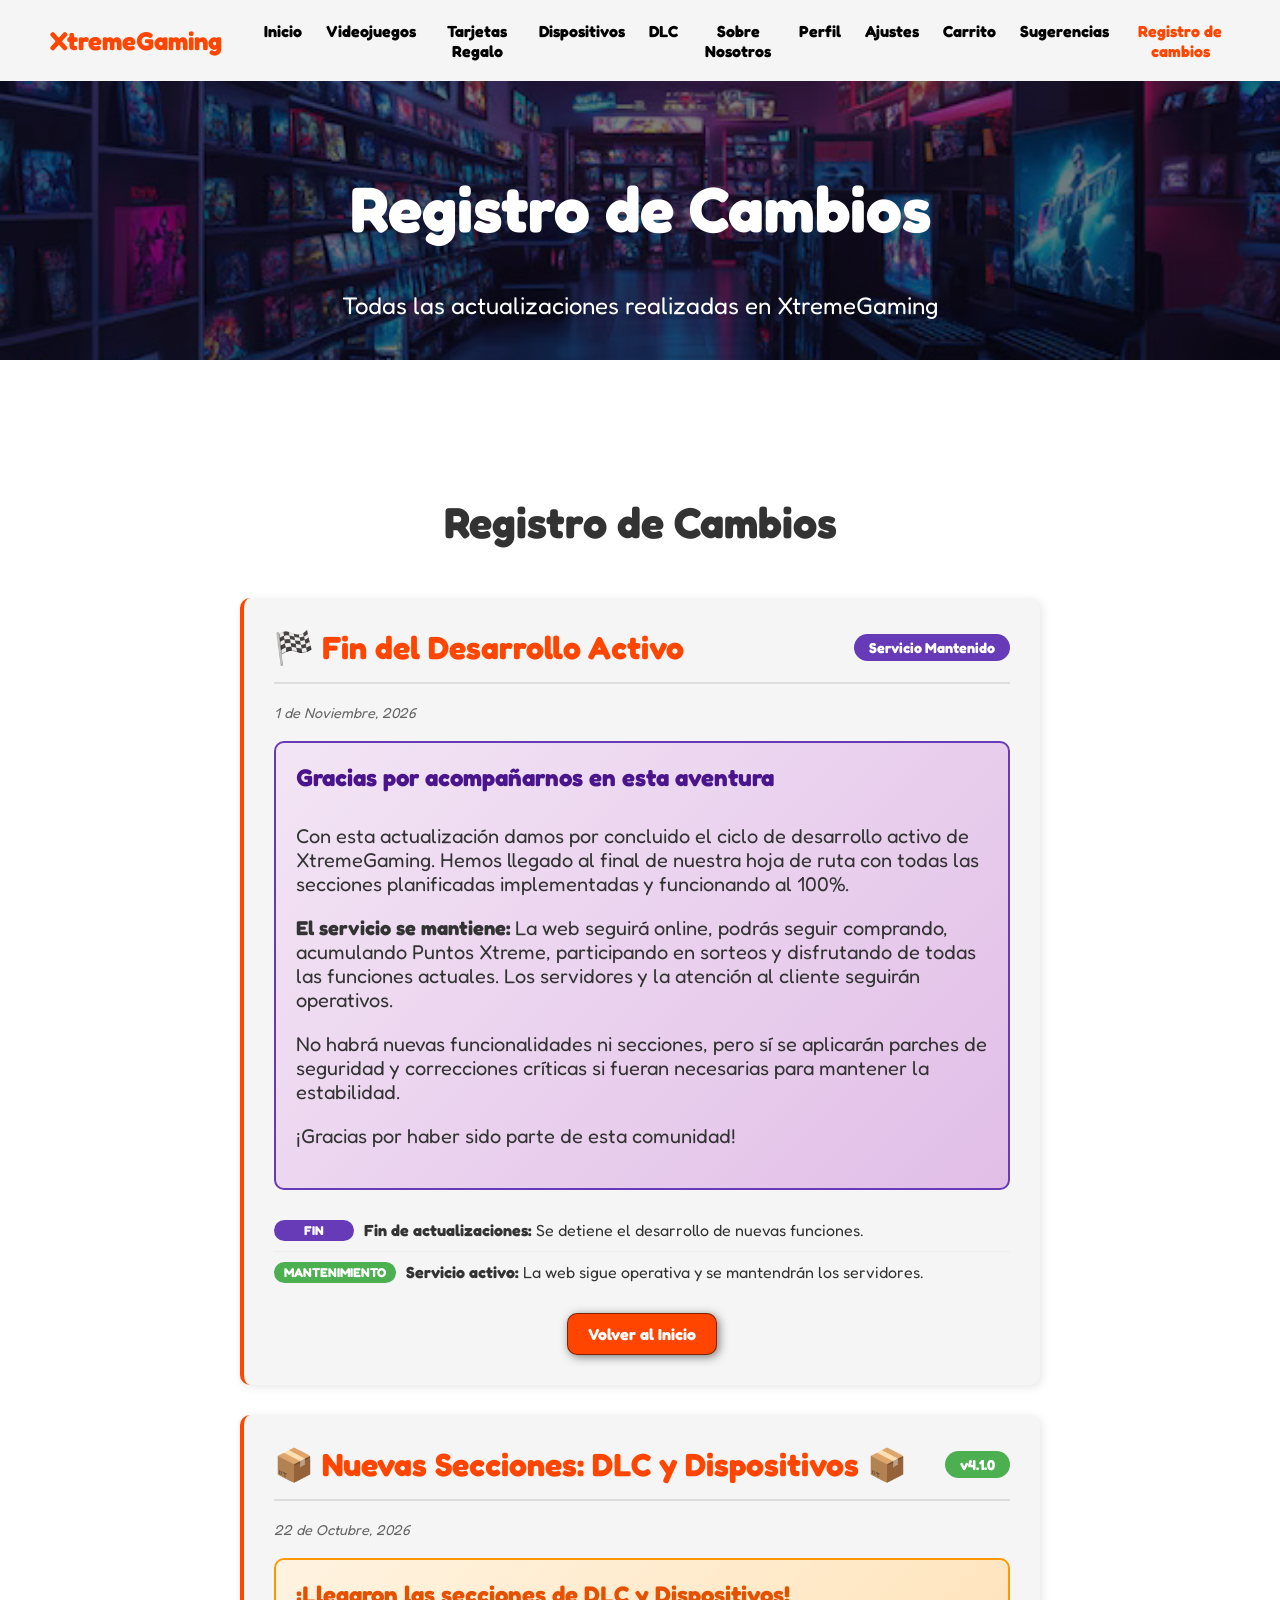
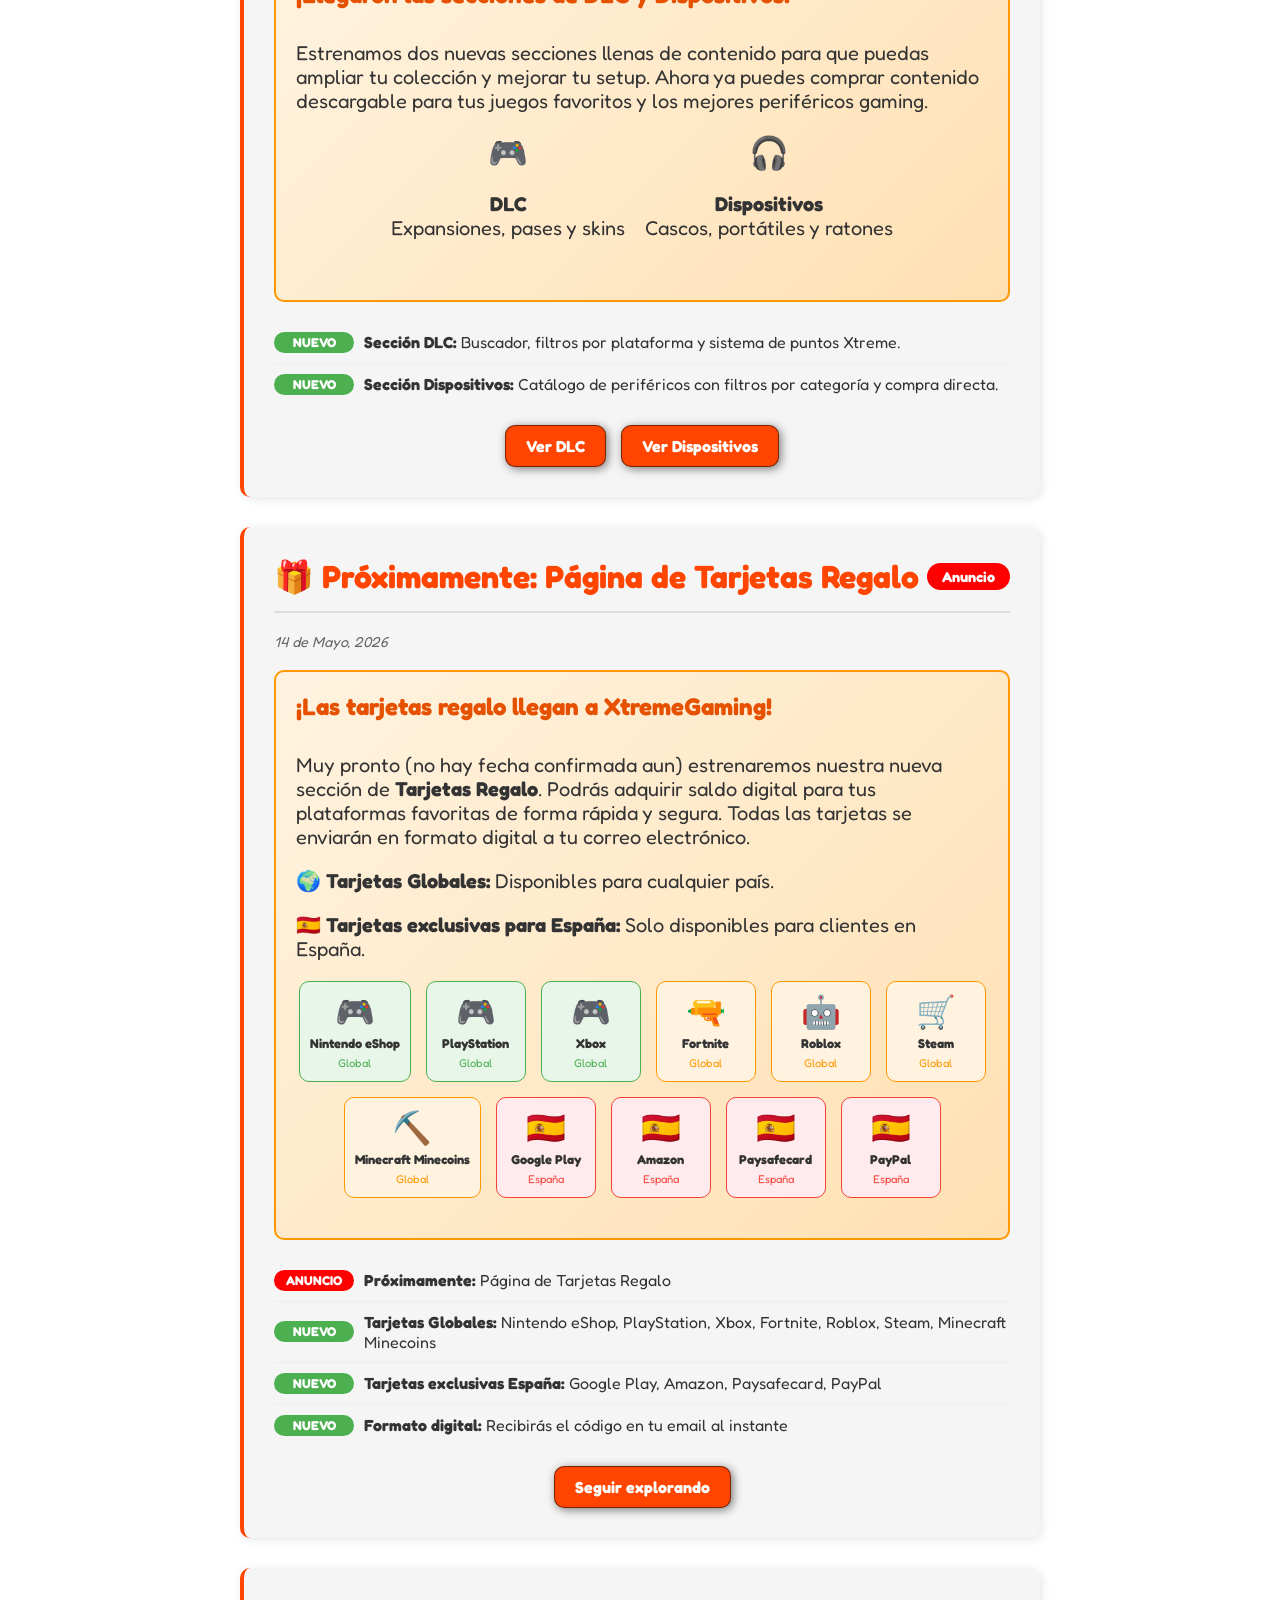
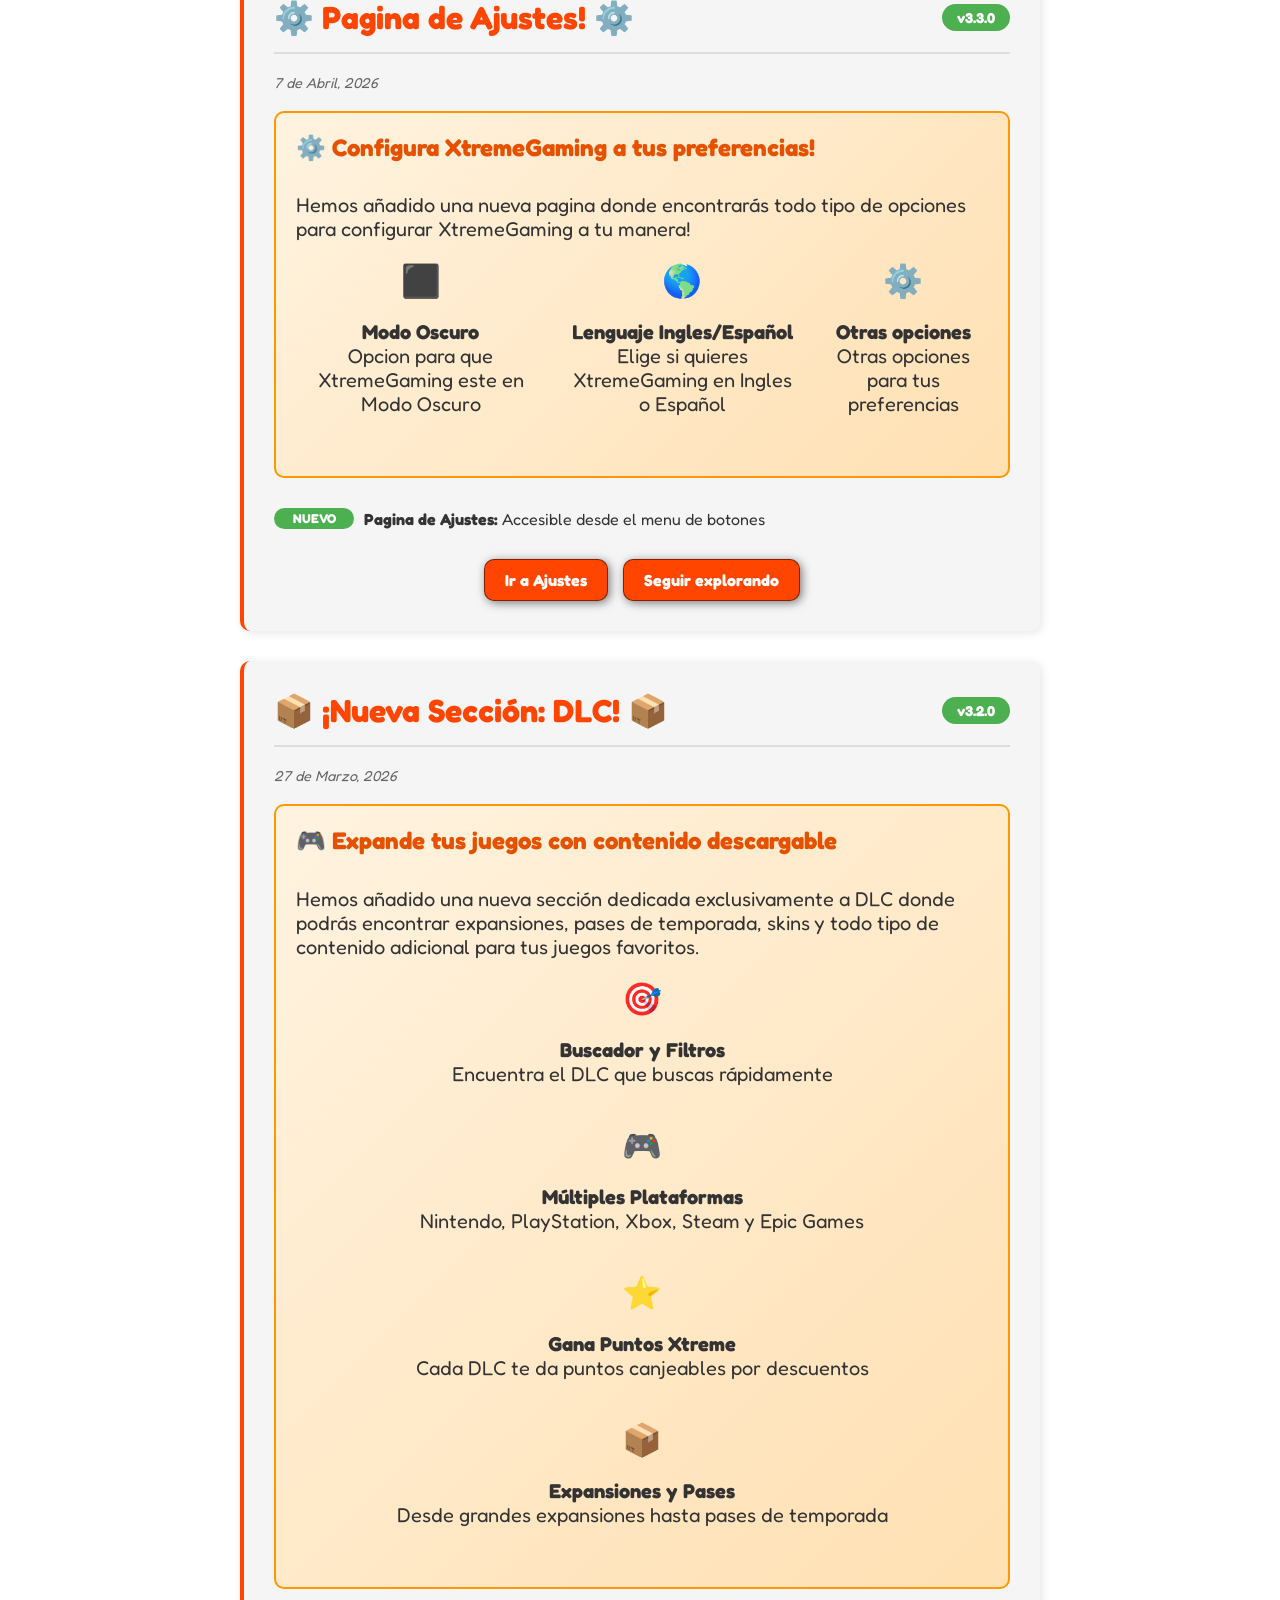
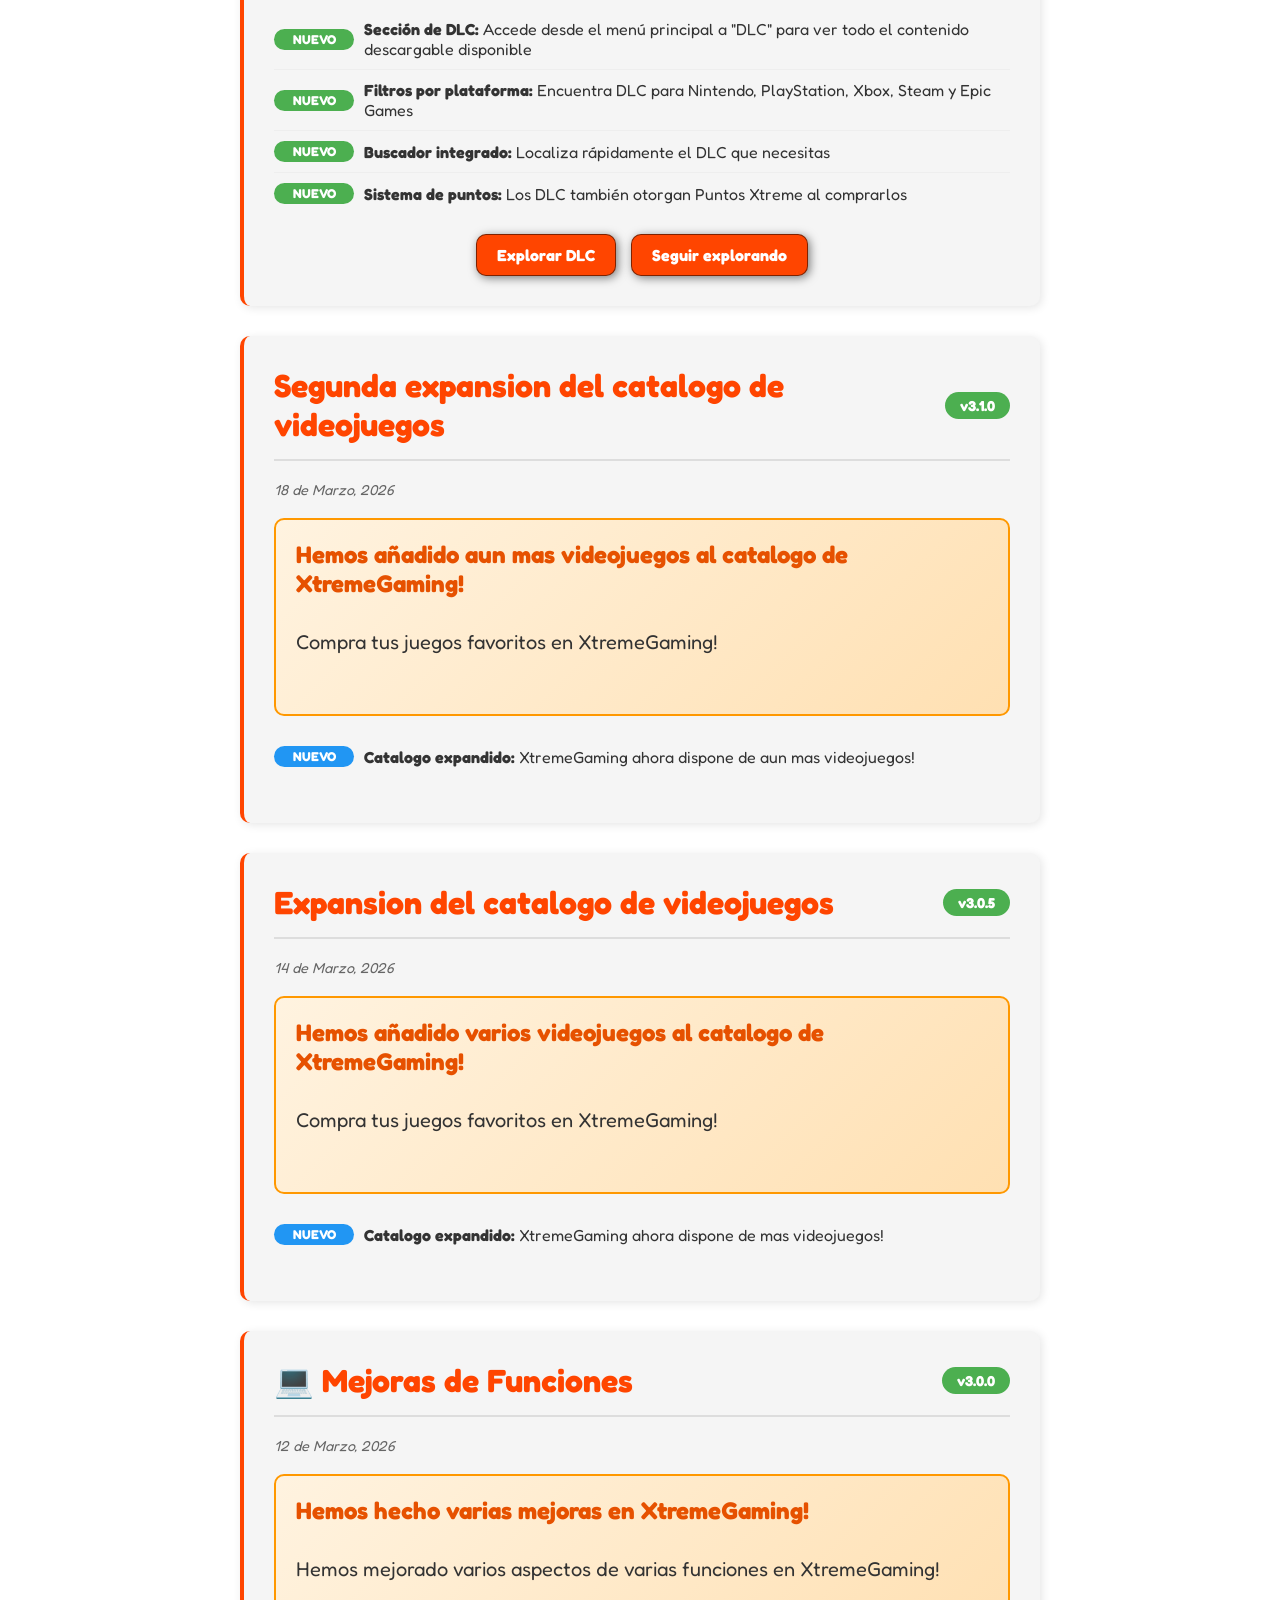
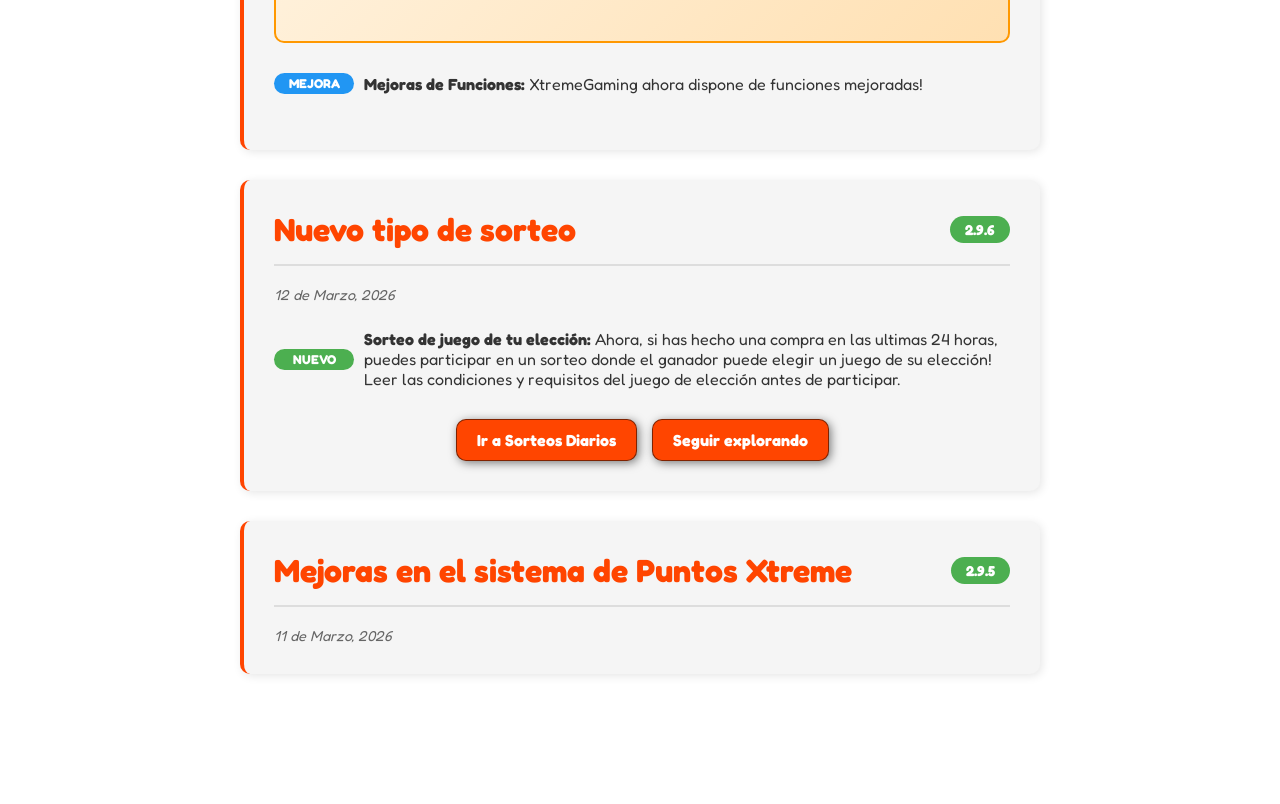
<file: actualizaciones.html>
<!DOCTYPE html>
<html lang="es">
<head>
    <meta charset="UTF-8">
    <meta name="viewport" content="width=device-width, initial-scale=1.0">
    <link rel="icon" href="media/icono.png" type="image/x-icon">
    <title>Registro de Cambios - XtremeGaming</title>
    <link href="https://fonts.googleapis.com/css2?family=Fredoka:wght@300;400;500;600;700&display=swap" rel="stylesheet">
    <style>
        * {
            box-sizing: border-box;
            font-family: 'Fredoka', sans-serif !important;
        }
        
        html {
            scroll-behavior: smooth;
        }
        
        body {
            margin: 0;
            background-color: #f8f9fa;
            color: #333;
        }
        
        h1 { font-size: 3.5em; }
        h2 { font-size: 2.7em; }
        h3 { font-size: 2em; }
        h4 { font-size: 1.5em; }
        p { font-size: 1.25em; }
        
        button {
            font-size: 1em;
            font-weight: bold;
            padding: 10px 20px;
            border-radius: 10px;
            border: 1px solid rgba(0,0,0,0.5);
            box-shadow: 2px 2px 10px rgba(0,0,0,0.5);
            color: white;
            background-color: orangered;
            cursor: pointer;
            font-family: 'Fredoka', sans-serif;
        }
        
        button:hover {
            background-color: rgba(255, 72, 0, 0.8);
        }
        
        button:disabled {
            background-color: #666;
            cursor: not-allowed;
        }
        
        .container {
            max-width: 1400px;
            margin: auto;
            padding: 0 20px;
        }
        
        .color-acento {
            color: orangered;
        }

        header {
            background-color: rgb(245,245,245);
            width: 100%;
            position: fixed;
            top: 0;
            z-index: 1000;
        }
        
        header .logo {
            margin: 0;
            padding: 25px 30px;
            font-weight: bold;
            color: orangered;
            font-size: 1.6em;
        }
        
        header .container {
            display: flex;
            flex-direction: column;
            align-items: center;
        }
        
        header nav {
            display: flex;
            flex-direction: column;
            text-align: center;
            padding-bottom: 25px;
        }
        
        header a {
            padding: 5px 12px;
            text-decoration: none;
            font-weight: bold;
            color: black;
        }
        
        header a:hover {
            color: orangered;
        }

        #actualizaciones-hero {
            display: flex;
            align-items: center;
            justify-content: center;
            text-align: center;
            flex-direction: column;
            height: 40vh;
            background-image: linear-gradient(0deg, rgba(0,0,0,0.5), rgba(0,0,0,0.5)),
            url(media/room-with-lot-games-video-game-wall_875765-5370.jpg);
            background-repeat: no-repeat;
            background-size: cover;
            background-position: center center;
            padding-top: 100px;
            margin-top: 80px;
        }
        
        #actualizaciones-hero h1 {
            color: white;
            margin-bottom: 20px;
        }
        
        #actualizaciones-hero p {
            color: white;
            font-size: 1.5em;
        }

        #actualizaciones-contenido {
            padding: 100px 12px;
            background-color: white;
        }
        
        #actualizaciones-contenido h2 {
            text-align: center;
            margin-bottom: 50px;
            color: #333;
        }

        .changelog-container {
            max-width: 800px;
            margin: 0 auto;
        }
        
        .update-entry {
            background-color: #f5f5f5;
            padding: 30px;
            margin-bottom: 30px;
            border-radius: 10px;
            border-left: 4px solid orangered;
            box-shadow: 2px 2px 10px rgba(0,0,0,0.1);
        }
        
        .update-header {
            display: flex;
            justify-content: space-between;
            align-items: center;
            margin-bottom: 20px;
            border-bottom: 2px solid #ddd;
            padding-bottom: 15px;
        }
        
        .update-header h3 {
            margin: 0;
            color: orangered;
        }
        
        .update-version {
            background-color: #4CAF50;
            color: white;
            padding: 5px 15px;
            border-radius: 20px;
            font-weight: bold;
            font-size: 0.9em;
        }

        .anuncio {
            background-color: #ff0000;
            color: white;
            padding: 5px 15px;
            border-radius: 20px;
            font-weight: bold;
            font-size: 0.9em;
        }

         .bonus {
            background-color: #98a300;
            color: white;
            padding: 5px 15px;
            border-radius: 20px;
            font-weight: bold;
            font-size: 0.9em;
        }

        .fin {
            background-color: #673ab7;
            color: white;
            padding: 5px 15px;
            border-radius: 20px;
            font-weight: bold;
            font-size: 0.9em;
        }
        
        .update-date {
            color: #666;
            font-style: italic;
            margin-top: 5px;
            font-size: 0.9em;
        }
        
        .update-list {
            list-style: none;
            padding: 0;
        }
        
        .update-list li {
            padding: 10px 0;
            border-bottom: 1px solid #eee;
            display: flex;
            align-items: center;
            gap: 10px;
        }
        
        .update-list li:last-child {
            border-bottom: none;
        }
        
        .update-tag {
            display: inline-block;
            padding: 3px 10px;
            border-radius: 12px;
            font-size: 0.8em;
            font-weight: bold;
            color: white;
            min-width: 80px;
            text-align: center;
        }
        
        .tag-nuevo { background-color: #4CAF50; }
        .tag-mejora { background-color: #2196F3; }
        .tag-correccion { background-color: #ff9800; }
        .tag-anuncio { background-color: #ff0000; }
        .tag-bonus { background-color: #98a300; }
        .tag-fin { background-color: #673ab7; }
        
        .feature-highlight {
            background: linear-gradient(135deg, #fff3e0 0%, #ffe0b2 100%);
            padding: 20px;
            border-radius: 10px;
            margin: 20px 0;
            border: 2px solid #ff9800;
        }
        
        .feature-highlight h4 {
            color: #e65100;
            margin-top: 0;
        }
        
        .button-group {
            display: flex;
            gap: 15px;
            justify-content: center;
            margin-top: 20px;
        }

        .suscripcion-section {
            text-align: center;
            margin-top: 50px;
            padding: 30px;
            background-color: #f0f0f0;
            border-radius: 10px;
        }
        
        .suscripcion-input-group {
            display: flex;
            max-width: 500px;
            margin: 20px auto;
            gap: 10px;
        }
        
        .suscripcion-input-group input {
            flex: 1;
            padding: 15px;
            border-radius: 5px;
            border: 1px solid #ddd;
            font-family: 'Fredoka', sans-serif;
            font-size: 1em;
        }
        
        .suscripcion-input-group input:focus {
            outline: none;
            border-color: orangered;
        }
        
        .suscripcion-mensaje {
            margin-top: 10px;
            font-size: 0.9em;
            min-height: 20px;
        }

        footer {
            background-color: rgb(230,230,230);
            padding: 12px 0;
            margin-top: 60px;
        }
        
        footer p {
            margin: 0;
            padding: 12px;
            color: rgb(100,100,100);
            text-align: center;
        }
        
        footer .container {
            display: flex;
            justify-content: center;
            align-items: center;
            height: 150px;
        }

        @media (min-width: 720px) {
            header .container {
                flex-direction: row;
                justify-content: space-between;
            }
            
            header nav {
                flex-direction: row;
                padding-bottom: 0;
                padding-right: 20px;
            }
            
            #actualizaciones-hero h1 {
                font-size: 4em;
            }
            
            #actualizaciones-hero {
                margin-top: 0;
            }
        }
        
        @media (max-width: 768px) {
            .update-header {
                flex-direction: column;
                gap: 10px;
                text-align: center;
            }
            
            .update-list li {
                flex-direction: column;
                align-items: flex-start;
            }
            
            .button-group {
                flex-direction: column;
            }
            
            .suscripcion-input-group {
                flex-direction: column;
            }
        }
        
        body, h1, h2, h3, h4, h5, h6, p, span, a, button, input, textarea, select, label, li, ul, ol, div {
            font-family: 'Fredoka', sans-serif !important;
        }
    </style>
</head>
<body>

<header>
    <div class="container">
        <p class="logo">XtremeGaming</p>
        <nav>
            <a href="index.html">Inicio</a>
            <a href="index.html#VideojuegosMas">Videojuegos</a>
            <a href="tarjetas.html">Tarjetas Regalo</a>
            <a href="dispositivos.html">Dispositivos</a>
            <a href="dlc.html">DLC</a>
            <a href="index.html#caracteristicas">Sobre Nosotros</a>
            <a href="perfil.html">Perfil</a>
            <a href="ajustes.html">Ajustes</a>
            <a href="carrito.html">Carrito</a>
            <a href="sugerencias.html">Sugerencias</a>
            <a href="actualizaciones.html" style="color: orangered;">Registro de cambios</a>
        </nav>
    </div>
</header>

<section id="actualizaciones-hero">
    <h1>Registro de Cambios</h1>
    <p>Todas las actualizaciones realizadas en XtremeGaming</p>
</section>

<section id="actualizaciones-contenido">
    <div class="container">
        <h2>Registro de Cambios</h2>
        
        <div class="changelog-container">

            <div class="update-entry">
                <div class="update-header">
                    <h3>🏁 Fin del Desarrollo Activo</h3>
                    <span class="fin">Servicio Mantenido</span>
                </div>
                <div class="update-date">1 de Noviembre, 2026</div>

                <div class="feature-highlight" style="border-color: #673ab7; background: linear-gradient(135deg, #f3e5f5 0%, #e1bee7 100%);">
                    <h4 style="color: #4a148c;">Gracias por acompañarnos en esta aventura</h4>
                    <p>Con esta actualización damos por concluido el ciclo de desarrollo activo de XtremeGaming. Hemos llegado al final de nuestra hoja de ruta con todas las secciones planificadas implementadas y funcionando al 100%.</p>
                    <p><strong>El servicio se mantiene:</strong> La web seguirá online, podrás seguir comprando, acumulando Puntos Xtreme, participando en sorteos y disfrutando de todas las funciones actuales. Los servidores y la atención al cliente seguirán operativos.</p>
                    <p>No habrá nuevas funcionalidades ni secciones, pero sí se aplicarán parches de seguridad y correcciones críticas si fueran necesarias para mantener la estabilidad.</p>
                    <p>¡Gracias por haber sido parte de esta comunidad!</p>
                </div>
                
                <ul class="update-list">
                    <li>
                        <span class="update-tag tag-fin">FIN</span>
                        <span><strong>Fin de actualizaciones:</strong> Se detiene el desarrollo de nuevas funciones.</span>
                    </li>
                    <li>
                        <span class="update-tag tag-nuevo">MANTENIMIENTO</span>
                        <span><strong>Servicio activo:</strong> La web sigue operativa y se mantendrán los servidores.</span>
                    </li>
                </ul>
                <div class="button-group">
                    <button onclick="location.href='index.html'">Volver al Inicio</button>
                </div>
            </div>

            <div class="update-entry">
                <div class="update-header">
                    <h3>📦 Nuevas Secciones: DLC y Dispositivos 📦</h3>
                    <span class="update-version">v4.1.0</span>
                </div>
                <div class="update-date">22 de Octubre, 2026</div>

                <div class="feature-highlight">
                    <h4>¡Llegaron las secciones de DLC y Dispositivos!</h4>
                    <p>Estrenamos dos nuevas secciones llenas de contenido para que puedas ampliar tu colección y mejorar tu setup. Ahora ya puedes comprar contenido descargable para tus juegos favoritos y los mejores periféricos gaming.</p>
                    <div style="display: flex; gap: 20px; justify-content: center; margin: 20px 0; flex-wrap: wrap;">
                        <div style="text-align: center;">
                            <span style="font-size: 2em;">🎮</span>
                            <p><strong>DLC</strong><br>Expansiones, pases y skins</p>
                        </div>
                        <div style="text-align: center;">
                            <span style="font-size: 2em;">🎧</span>
                            <p><strong>Dispositivos</strong><br>Cascos, portátiles y ratones</p>
                        </div>
                    </div>
                </div>
                
                <ul class="update-list">
                    <li>
                        <span class="update-tag tag-nuevo">NUEVO</span>
                        <span><strong>Sección DLC:</strong> Buscador, filtros por plataforma y sistema de puntos Xtreme.</span>
                    </li>
                    <li>
                        <span class="update-tag tag-nuevo">NUEVO</span>
                        <span><strong>Sección Dispositivos:</strong> Catálogo de periféricos con filtros por categoría y compra directa.</span>
                    </li>
                </ul>
                
                <div class="button-group">
                    <button onclick="location.href='dlc.html'">Ver DLC</button>
                    <button onclick="location.href='dispositivos.html'">Ver Dispositivos</button>
                </div>
            </div>

            <div class="update-entry">
                <div class="update-header">
                    <h3>🎁 Próximamente: Página de Tarjetas Regalo</h3>
                    <span class="anuncio">Anuncio</span>
                </div>
                <div class="update-date">14 de Mayo, 2026</div>

                <div class="feature-highlight">
                    <h4>¡Las tarjetas regalo llegan a XtremeGaming!</h4>
                    <p>Muy pronto (no hay fecha confirmada aun) estrenaremos nuestra nueva sección de <strong>Tarjetas Regalo</strong>. Podrás adquirir saldo digital para tus plataformas favoritas de forma rápida y segura. Todas las tarjetas se enviarán en formato digital a tu correo electrónico.</p>
                    <p><strong>🌍 Tarjetas Globales:</strong> Disponibles para cualquier país.</p>
                    <p><strong>🇪🇸 Tarjetas exclusivas para España:</strong> Solo disponibles para clientes en España.</p>
                    <div style="display: flex; gap: 15px; justify-content: center; margin: 20px 0; flex-wrap: wrap;">
                        <div style="text-align: center; background: #e8f5e9; padding: 10px; border-radius: 10px; min-width: 100px; border: 1px solid #4CAF50;">
                            <span style="font-size: 2em;">🎮</span>
                            <p style="font-size: 0.8em; margin: 5px 0 0;"><strong>Nintendo eShop</strong></p>
                            <span style="font-size: 0.7em; color: #4CAF50;">Global</span>
                        </div>
                        <div style="text-align: center; background: #e8f5e9; padding: 10px; border-radius: 10px; min-width: 100px; border: 1px solid #4CAF50;">
                            <span style="font-size: 2em;">🎮</span>
                            <p style="font-size: 0.8em; margin: 5px 0 0;"><strong>PlayStation</strong></p>
                            <span style="font-size: 0.7em; color: #4CAF50;">Global</span>
                        </div>
                        <div style="text-align: center; background: #e8f5e9; padding: 10px; border-radius: 10px; min-width: 100px; border: 1px solid #4CAF50;">
                            <span style="font-size: 2em;">🎮</span>
                            <p style="font-size: 0.8em; margin: 5px 0 0;"><strong>Xbox</strong></p>
                            <span style="font-size: 0.7em; color: #4CAF50;">Global</span>
                        </div>
                        <div style="text-align: center; background: #fff3e0; padding: 10px; border-radius: 10px; min-width: 100px; border: 1px solid #ff9800;">
                            <span style="font-size: 2em;">🔫</span>
                            <p style="font-size: 0.8em; margin: 5px 0 0;"><strong>Fortnite</strong></p>
                            <span style="font-size: 0.7em; color: #ff9800;">Global</span>
                        </div>
                        <div style="text-align: center; background: #fff3e0; padding: 10px; border-radius: 10px; min-width: 100px; border: 1px solid #ff9800;">
                            <span style="font-size: 2em;">🤖</span>
                            <p style="font-size: 0.8em; margin: 5px 0 0;"><strong>Roblox</strong></p>
                            <span style="font-size: 0.7em; color: #ff9800;">Global</span>
                        </div>
                        <div style="text-align: center; background: #fff3e0; padding: 10px; border-radius: 10px; min-width: 100px; border: 1px solid #ff9800;">
                            <span style="font-size: 2em;">🛒</span>
                            <p style="font-size: 0.8em; margin: 5px 0 0;"><strong>Steam</strong></p>
                            <span style="font-size: 0.7em; color: #ff9800;">Global</span>
                        </div>
                        <div style="text-align: center; background: #fff3e0; padding: 10px; border-radius: 10px; min-width: 100px; border: 1px solid #ff9800;">
                            <span style="font-size: 2em;">⛏️</span>
                            <p style="font-size: 0.8em; margin: 5px 0 0;"><strong>Minecraft Minecoins</strong></p>
                            <span style="font-size: 0.7em; color: #ff9800;">Global</span>
                        </div>
                        <div style="text-align: center; background: #ffebee; padding: 10px; border-radius: 10px; min-width: 100px; border: 1px solid #f44336;">
                            <span style="font-size: 2em;">🇪🇸</span>
                            <p style="font-size: 0.8em; margin: 5px 0 0;"><strong>Google Play</strong></p>
                            <span style="font-size: 0.7em; color: #f44336;">España</span>
                        </div>
                        <div style="text-align: center; background: #ffebee; padding: 10px; border-radius: 10px; min-width: 100px; border: 1px solid #f44336;">
                            <span style="font-size: 2em;">🇪🇸</span>
                            <p style="font-size: 0.8em; margin: 5px 0 0;"><strong>Amazon</strong></p>
                            <span style="font-size: 0.7em; color: #f44336;">España</span>
                        </div>
                        <div style="text-align: center; background: #ffebee; padding: 10px; border-radius: 10px; min-width: 100px; border: 1px solid #f44336;">
                            <span style="font-size: 2em;">🇪🇸</span>
                            <p style="font-size: 0.8em; margin: 5px 0 0;"><strong>Paysafecard</strong></p>
                            <span style="font-size: 0.7em; color: #f44336;">España</span>
                        </div>
                        <div style="text-align: center; background: #ffebee; padding: 10px; border-radius: 10px; min-width: 100px; border: 1px solid #f44336;">
                            <span style="font-size: 2em;">🇪🇸</span>
                            <p style="font-size: 0.8em; margin: 5px 0 0;"><strong>PayPal</strong></p>
                            <span style="font-size: 0.7em; color: #f44336;">España</span>
                        </div>
                    </div>
                </div>
                
                <ul class="update-list">
                    <li>
                        <span class="update-tag tag-anuncio">ANUNCIO</span>
                        <span><strong>Próximamente:</strong> Página de Tarjetas Regalo</span>
                    </li>
                    <li>
                        <span class="update-tag tag-nuevo">NUEVO</span>
                        <span><strong>Tarjetas Globales:</strong> Nintendo eShop, PlayStation, Xbox, Fortnite, Roblox, Steam, Minecraft Minecoins</span>
                    </li>
                    <li>
                        <span class="update-tag tag-nuevo">NUEVO</span>
                        <span><strong>Tarjetas exclusivas España:</strong> Google Play, Amazon, Paysafecard, PayPal</span>
                    </li>
                    <li>
                        <span class="update-tag tag-nuevo">NUEVO</span>
                        <span><strong>Formato digital:</strong> Recibirás el código en tu email al instante</span>
                    </li>
                </ul>
                
                <div class="button-group">
                    <button onclick="location.href='index.html'">Seguir explorando</button>
                </div>
            </div>

            <div class="update-entry">
                <div class="update-header">
                    <h3>⚙️ Pagina de Ajustes! ⚙️</h3>
                    <span class="update-version">v3.3.0</span>
                </div>
                <div class="update-date">7 de Abril, 2026</div>

                <div class="feature-highlight">
                    <h4>⚙️ Configura XtremeGaming a tus preferencias!</h4>
                    <p>Hemos añadido una nueva pagina donde encontrarás todo tipo de opciones para configurar XtremeGaming a tu manera!</p>
                    <div style="display: flex; gap: 20px; justify-content: center; margin: 20px 0;">
                        <div style="text-align: center;">
                            <span style="font-size: 2em;">⬛</span>
                            <p><strong>Modo Oscuro</strong><br>Opcion para que XtremeGaming este en Modo Oscuro</p>
                        </div>
                        <div style="text-align: center;">
                            <span style="font-size: 2em;">🌎</span>
                            <p><strong>Lenguaje Ingles/Español</strong><br>Elige si quieres XtremeGaming en Ingles o Español</p>
                        </div>
                        <div style="text-align: center;">
                            <span style="font-size: 2em;">⚙️</span>
                            <p><strong>Otras opciones</strong><br>Otras opciones para tus preferencias</p>
                        </div>
                    </div>
                </div>
                
                <ul class="update-list">
                    <li>
                        <span class="update-tag tag-nuevo">NUEVO</span>
                        <span><strong>Pagina de Ajustes:</strong> Accesible desde el menu de botones</span>
                    </li>
                </ul>
                <div class="button-group">
                    <button onclick="location.href='ajustes.html'">Ir a Ajustes</button>
                    <button onclick="location.href='index.html'">Seguir explorando</button>
                </div>
            </div>

            <div class="update-entry">
                <div class="update-header">
                    <h3>📦 ¡Nueva Sección: DLC! 📦</h3>
                    <span class="update-version">v3.2.0</span>
                </div>
                <div class="update-date">27 de Marzo, 2026</div>

                <div class="feature-highlight">
                    <h4>🎮 Expande tus juegos con contenido descargable</h4>
                    <p>Hemos añadido una nueva sección dedicada exclusivamente a DLC donde podrás encontrar expansiones, pases de temporada, skins y todo tipo de contenido adicional para tus juegos favoritos.</p>
                    <div style="display: flex; gap: 20px; justify-content: center; margin: 20px 0; flex-wrap: wrap;">
                        <div style="text-align: center;">
                            <span style="font-size: 2em;">🎯</span>
                            <p><strong>Buscador y Filtros</strong><br>Encuentra el DLC que buscas rápidamente</p>
                        </div>
                        <div style="text-align: center;">
                            <span style="font-size: 2em;">🎮</span>
                            <p><strong>Múltiples Plataformas</strong><br>Nintendo, PlayStation, Xbox, Steam y Epic Games</p>
                        </div>
                        <div style="text-align: center;">
                            <span style="font-size: 2em;">⭐</span>
                            <p><strong>Gana Puntos Xtreme</strong><br>Cada DLC te da puntos canjeables por descuentos</p>
                        </div>
                        <div style="text-align: center;">
                            <span style="font-size: 2em;">📦</span>
                            <p><strong>Expansiones y Pases</strong><br>Desde grandes expansiones hasta pases de temporada</p>
                        </div>
                    </div>
                </div>
                
                <ul class="update-list">
                    <li>
                        <span class="update-tag tag-nuevo">NUEVO</span>
                        <span><strong>Sección de DLC:</strong> Accede desde el menú principal a "DLC" para ver todo el contenido descargable disponible</span>
                    </li>
                    <li>
                        <span class="update-tag tag-nuevo">NUEVO</span>
                        <span><strong>Filtros por plataforma:</strong> Encuentra DLC para Nintendo, PlayStation, Xbox, Steam y Epic Games</span>
                    </li>
                    <li>
                        <span class="update-tag tag-nuevo">NUEVO</span>
                        <span><strong>Buscador integrado:</strong> Localiza rápidamente el DLC que necesitas</span>
                    </li>
                    <li>
                        <span class="update-tag tag-nuevo">NUEVO</span>
                        <span><strong>Sistema de puntos:</strong> Los DLC también otorgan Puntos Xtreme al comprarlos</span>
                    </li>
                </ul>
                
                <div class="button-group">
                    <button onclick="location.href='dlc.html'">Explorar DLC</button>
                    <button onclick="location.href='index.html'">Seguir explorando</button>
                </div>
            </div>

            <div class="update-entry">
                <div class="update-header">
                    <h3>Segunda expansion del catalogo de videojuegos</h3>
                    <span class="update-version">v3.1.0</span>
                </div>
                <div class="update-date">18 de Marzo, 2026</div>

                <div class="feature-highlight">
                    <h4>Hemos añadido aun mas videojuegos al catalogo de XtremeGaming!</h4>
                    <p>Compra tus juegos favoritos en XtremeGaming!</p>
                    <div style="display: flex; gap: 20px; justify-content: center; margin: 20px 0;">
                    </div>
                </div>

                <ul class="update-list">
                    <li>
                        <span class="update-tag tag-mejora">NUEVO</span>
                        <span><strong>Catalogo expandido:</strong> XtremeGaming ahora dispone de aun mas videojuegos!</span>
                    </li>
                </ul>
            </div>

            <div class="update-entry">
                <div class="update-header">
                    <h3>Expansion del catalogo de videojuegos</h3>
                    <span class="update-version">v3.0.5</span>
                </div>
                <div class="update-date">14 de Marzo, 2026</div>

                <div class="feature-highlight">
                    <h4>Hemos añadido varios videojuegos al catalogo de XtremeGaming!</h4>
                    <p>Compra tus juegos favoritos en XtremeGaming!</p>
                    <div style="display: flex; gap: 20px; justify-content: center; margin: 20px 0;">
                    </div>
                </div>

                <ul class="update-list">
                    <li>
                        <span class="update-tag tag-mejora">NUEVO</span>
                        <span><strong>Catalogo expandido:</strong> XtremeGaming ahora dispone de mas videojuegos!</span>
                    </li>
                </ul>
            </div>

            <div class="update-entry">
                <div class="update-header">
                    <h3>💻 Mejoras de Funciones</h3>
                    <span class="update-version">v3.0.0</span>
                </div>
                <div class="update-date">12 de Marzo, 2026</div>

                <div class="feature-highlight">
                    <h4>Hemos hecho varias mejoras  en XtremeGaming!</h4>
                    <p>Hemos mejorado varios aspectos de varias funciones en XtremeGaming!</p>
                    <div style="display: flex; gap: 20px; justify-content: center; margin: 20px 0;">
                    </div>
                </div>
                
                <ul class="update-list">
                    <li>
                        <span class="update-tag tag-mejora">MEJORA</span>
                        <span><strong>Mejoras de Funciones:</strong> XtremeGaming ahora dispone de funciones mejoradas!</span>
                    </li>
                </ul>
            </div>

            <div class="update-entry">
                <div class="update-header">
                    <h3>Nuevo tipo de sorteo</h3>
                    <span class="update-version">2.9.6</span>
                </div>
                <div class="update-date">12 de Marzo, 2026</div>
                
                <ul class="update-list">
                    <li>
                        <span class="update-tag tag-nuevo">NUEVO</span>
                        <span><strong>Sorteo de juego de tu elección:</strong> Ahora, si has hecho una compra en las ultimas 24 horas, puedes participar en un sorteo donde el ganador puede elegir un juego de su elección! Leer las condiciones y requisitos del juego de elección antes de participar.<span>
                    </li>
                </ul>
                <div class="button-group">
                    <button onclick="location.href='sorteos.html'">Ir a Sorteos Diarios</button>
                    <button onclick="location.href='index.html'">Seguir explorando</button>
                </div>
            </div>
            
            <div class="update-entry">
                <div class="update-header">
                    <h3>Mejoras en el sistema de Puntos Xtreme</h3>
                    <span class="update-version">2.9.5</span>
                </div>
                <div class="update-date">11 de Marzo, 2026</div>
                
                <ul
</file>
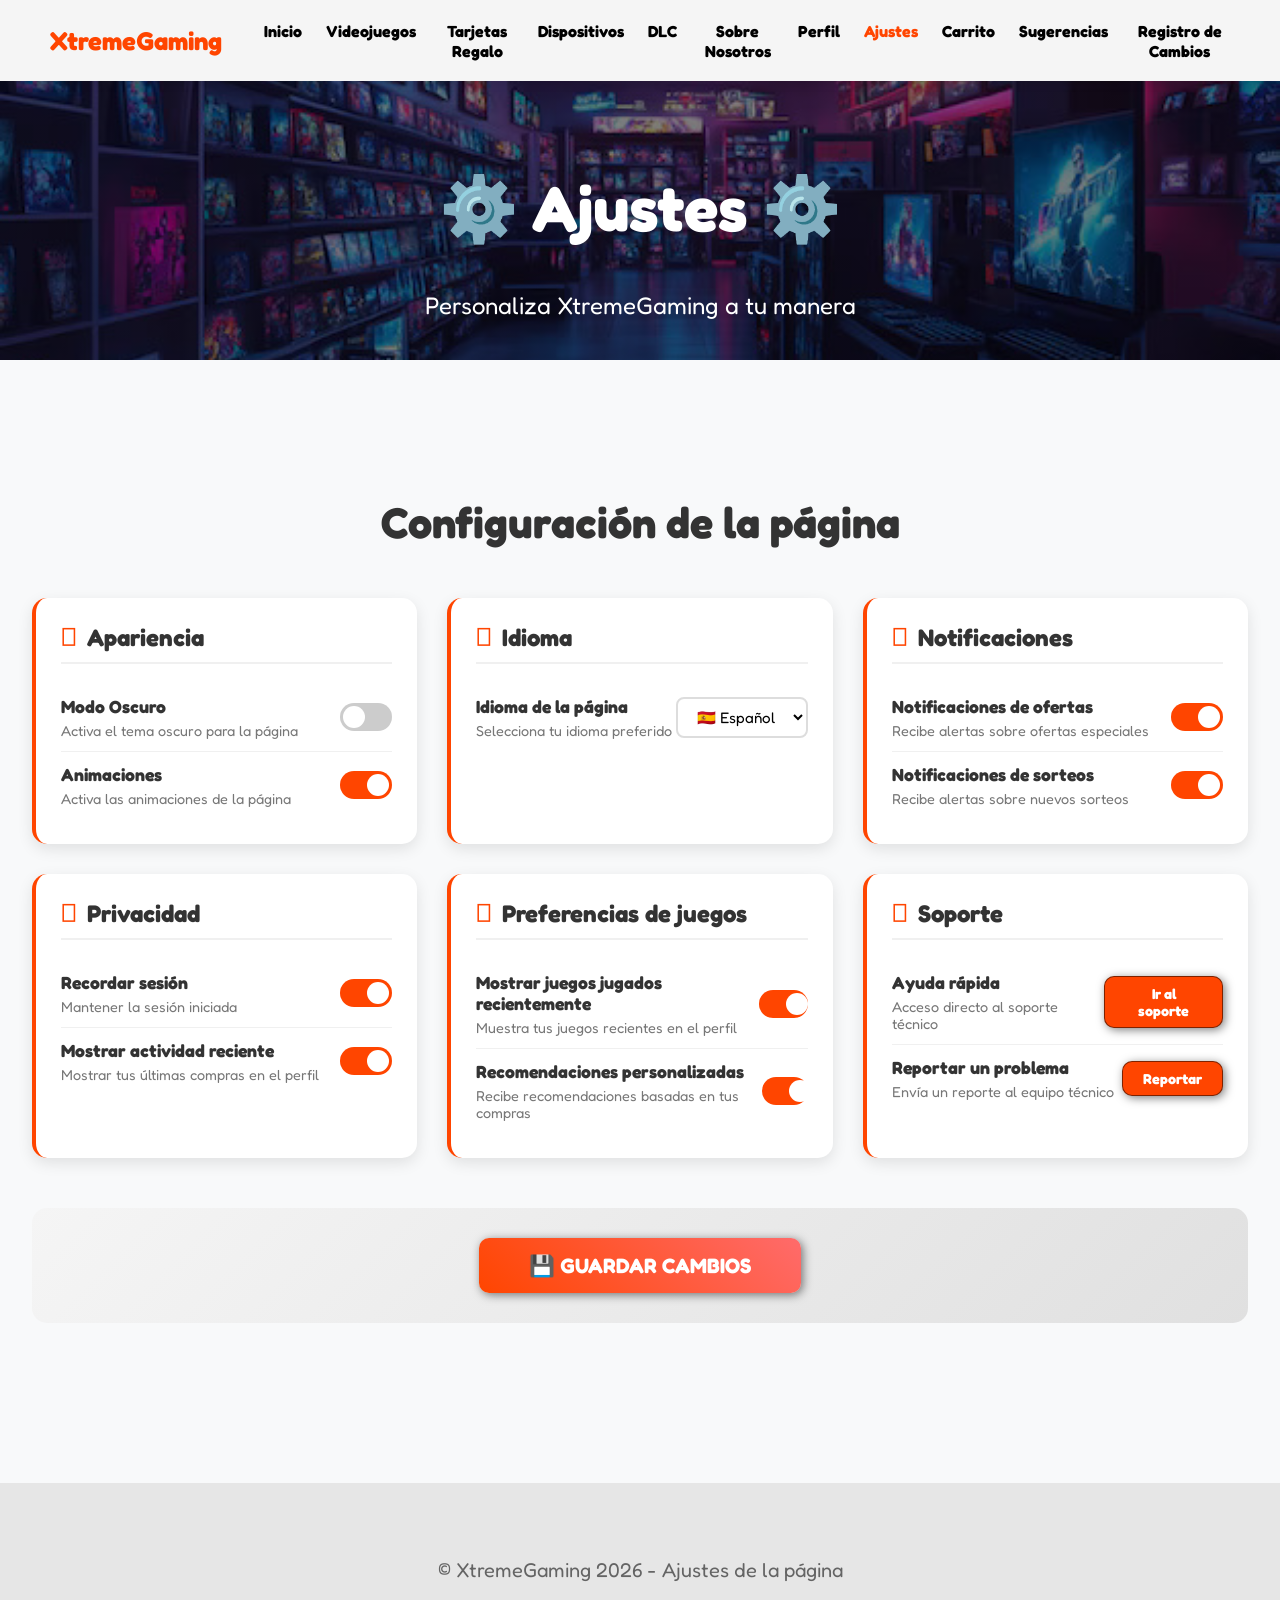
<file: ajustes.html>
<!DOCTYPE html>
<html lang="es">
<head>
    <meta charset="UTF-8">
    <meta name="viewport" content="width=device-width, initial-scale=1.0">
    <title>Ajustes - XtremeGaming</title>
    <link rel="icon" href="media/icono.png" type="image/x-icon">
    <link href="https://fonts.googleapis.com/css2?family=Fredoka:wght@300;400;500;600;700&display=swap" rel="stylesheet">
    <link rel="stylesheet" href="https://cdnjs.cloudflare.com/ajax/libs/font-awesome/6.4.0/css/all.min.css">
    <style>
        * {
            box-sizing: border-box;
            font-family: 'Fredoka', sans-serif !important;
        }
        
        html {
            scroll-behavior: smooth;
        }
        
        body {
            margin: 0;
            background-color: #f8f9fa;
            color: #333;
            transition: background-color 0.3s, color 0.3s;
        }
        
        body.dark-mode {
            background-color: #1a1a1a;
            color: #f0f0f0;
        }
        
        body.dark-mode .ajuste-card,
        body.dark-mode .guardar-container,
        body.dark-mode .modal,
        body.dark-mode .sorteo-container {
            background-color: #2a2a2a;
            border-color: #444;
            color: #f0f0f0;
        }
        
        body.dark-mode .opcion {
            border-bottom-color: #444;
        }
        
        body.dark-mode .select-estilo {
            background-color: #3a3a3a;
            color: #f0f0f0;
            border-color: #555;
        }
        
        body.dark-mode .formulario,
        body.dark-mode .perfil-card,
        body.dark-mode .configuracion-card {
            background-color: #2a2a2a;
        }
        
        body.dark-mode .puntos-ganados {
            background: linear-gradient(135deg, #2a2a2a, #333);
            border-color: #ff9800;
        }
        
        h1 { font-size: 3.5em; }
        h2 { font-size: 2.7em; }
        h3 { font-size: 2em; }
        h4 { font-size: 1.5em; }
        p { font-size: 1.25em; }
        
        button {
            font-size: 1em;
            font-weight: bold;
            padding: 10px 20px;
            border-radius: 10px;
            border: 1px solid rgba(0,0,0,0.5);
            box-shadow: 2px 2px 10px rgba(0,0,0,0.5);
            color: white;
            background-color: orangered;
            cursor: pointer;
            font-family: 'Fredoka', sans-serif;
            transition: all 0.3s;
        }
        
        button:hover {
            background-color: rgba(255, 72, 0, 0.8);
            transform: translateY(-2px);
        }
        
        .container {
            max-width: 1400px;
            margin: auto;
            padding: 0 20px;
        }
        
        .color-acento {
            color: orangered;
        }

        header {
            background-color: rgb(245,245,245);
            width: 100%;
            position: fixed;
            top: 0;
            z-index: 1000;
            box-shadow: 0 2px 10px rgba(0,0,0,0.1);
            transition: background-color 0.3s;
        }
        
        body.dark-mode header {
            background-color: #2a2a2a;
        }
        
        body.dark-mode header a {
            color: #f0f0f0;
        }
        
        body.dark-mode header a:hover {
            color: orangered;
        }
        
        header .logo {
            margin: 0;
            padding: 25px 30px;
            font-weight: bold;
            color: orangered;
            font-size: 1.6em;
        }
        
        header .container {
            display: flex;
            flex-direction: column;
            align-items: center;
        }
        
        header nav {
            display: flex;
            flex-direction: column;
            text-align: center;
            padding-bottom: 25px;
        }
        
        header a {
            padding: 5px 12px;
            text-decoration: none;
            font-weight: bold;
            color: black;
            transition: color 0.3s;
        }
        
        header a:hover {
            color: orangered;
        }

        #ajustes-hero {
            display: flex;
            align-items: center;
            justify-content: center;
            text-align: center;
            flex-direction: column;
            height: 40vh;
            background-image: linear-gradient(0deg, rgba(0,0,0,0.5), rgba(0,0,0,0.5)),
            url(media/room-with-lot-games-video-game-wall_875765-5370.jpg);
            background-repeat: no-repeat;
            background-size: cover;
            background-position: center center;
            padding-top: 100px;
            margin-top: 80px;
        }
        
        #ajustes-hero h1 {
            color: white;
            margin-bottom: 20px;
        }
        
        #ajustes-hero p {
            color: white;
            font-size: 1.5em;
        }

        #ajustes-contenido {
            padding: 100px 12px;
            background-color: transparent;
        }
        
        #ajustes-contenido h2 {
            text-align: center;
            margin-bottom: 50px;
            color: inherit;
        }

        /* SECCIONES DE AJUSTES */
        .ajustes-grid {
            display: grid;
            grid-template-columns: repeat(auto-fit, minmax(350px, 1fr));
            gap: 30px;
            margin-bottom: 50px;
        }
        
        .ajuste-card {
            background: white;
            border-radius: 15px;
            padding: 25px;
            box-shadow: 0 5px 15px rgba(0,0,0,0.1);
            border-left: 4px solid orangered;
            transition: transform 0.3s, background-color 0.3s;
        }
        
        .ajuste-card:hover {
            transform: translateY(-5px);
        }
        
        .ajuste-titulo {
            display: flex;
            align-items: center;
            gap: 10px;
            margin-bottom: 20px;
            border-bottom: 2px solid #f0f0f0;
            padding-bottom: 10px;
        }
        
        body.dark-mode .ajuste-titulo {
            border-bottom-color: #444;
        }
        
        .ajuste-titulo i {
            font-size: 1.8em;
            color: orangered;
        }
        
        .ajuste-titulo h3 {
            margin: 0;
            font-size: 1.5em;
        }
        
        .opcion {
            display: flex;
            justify-content: space-between;
            align-items: center;
            padding: 12px 0;
            border-bottom: 1px solid #f0f0f0;
            transition: border-color 0.3s;
        }
        
        .opcion:last-child {
            border-bottom: none;
        }
        
        .opcion-info h4 {
            margin: 0 0 5px 0;
            font-size: 1.1em;
        }
        
        .opcion-info p {
            margin: 0;
            color: #777;
            font-size: 0.9em;
        }
        
        body.dark-mode .opcion-info p {
            color: #aaa;
        }
        
        .switch {
            position: relative;
            display: inline-block;
            width: 52px;
            height: 28px;
        }
        
        .switch input {
            opacity: 0;
            width: 0;
            height: 0;
        }
        
        .slider {
            position: absolute;
            cursor: pointer;
            top: 0;
            left: 0;
            right: 0;
            bottom: 0;
            background-color: #ccc;
            transition: 0.3s;
            border-radius: 28px;
        }
        
        .slider:before {
            position: absolute;
            content: "";
            height: 22px;
            width: 22px;
            left: 3px;
            bottom: 3px;
            background-color: white;
            transition: 0.3s;
            border-radius: 50%;
        }
        
        input:checked + .slider {
            background-color: orangered;
        }
        
        input:checked + .slider:before {
            transform: translateX(24px);
        }
        
        .select-estilo {
            padding: 8px 15px;
            border: 2px solid #ddd;
            border-radius: 8px;
            font-family: 'Fredoka', sans-serif;
            font-size: 0.95em;
            background: white;
            cursor: pointer;
            transition: all 0.3s;
        }
        
        .select-estilo:hover {
            border-color: orangered;
        }
        
        .select-estilo:focus {
            outline: none;
            border-color: orangered;
        }
        
        body.dark-mode .select-estilo {
            background-color: #3a3a3a;
            color: #f0f0f0;
            border-color: #555;
        }
        
        .guardar-container {
            text-align: center;
            margin-top: 40px;
            padding: 30px;
            background: linear-gradient(135deg, #f5f5f5, #e0e0e0);
            border-radius: 15px;
            transition: background 0.3s;
        }
        
        body.dark-mode .guardar-container {
            background: linear-gradient(135deg, #2a2a2a, #333);
        }
        
        .btn-guardar {
            font-size: 1.3em;
            padding: 15px 50px;
            background: linear-gradient(45deg, orangered, #ff6b6b);
            border: none;
            transition: all 0.3s;
        }
        
        .btn-guardar:hover {
            transform: scale(1.05);
            background: linear-gradient(45deg, #ff6b6b, orangered);
        }
        
        .modal-overlay {
            display: none;
            position: fixed;
            top: 0;
            left: 0;
            width: 100%;
            height: 100%;
            background-color: rgba(0,0,0,0.5);
            z-index: 2000;
            justify-content: center;
            align-items: center;
        }
        
        .modal {
            background-color: white;
            padding: 30px;
            border-radius: 15px;
            max-width: 400px;
            width: 90%;
            box-shadow: 0 5px 25px rgba(0,0,0,0.2);
            text-align: center;
            transition: background-color 0.3s;
        }
        
        body.dark-mode .modal {
            background-color: #2a2a2a;
        }
        
        .modal h3 {
            margin-top: 0;
            color: inherit;
        }
        
        .modal-buttons {
            display: flex;
            gap: 10px;
            justify-content: center;
            margin-top: 20px;
        }
        
        .modal-btn {
            padding: 10px 20px;
            border: none;
            border-radius: 5px;
            cursor: pointer;
            font-weight: bold;
        }
        
        .modal-btn.confirm {
            background-color: orangered;
            color: white;
        }
        
        .modal-btn.cancel {
            background-color: #f0f0f0;
            color: #333;
        }
        
        body.dark-mode .modal-btn.cancel {
            background-color: #444;
            color: #f0f0f0;
        }

        footer {
            background-color: rgb(230,230,230);
            padding: 12px 0;
            margin-top: 60px;
            transition: background-color 0.3s;
        }
        
        body.dark-mode footer {
            background-color: #2a2a2a;
        }
        
        footer p {
            margin: 0;
            padding: 12px;
            color: rgb(100,100,100);
            text-align: center;
            transition: color 0.3s;
        }
        
        body.dark-mode footer p {
            color: #aaa;
        }
        
        footer .container {
            display: flex;
            justify-content: center;
            align-items: center;
            height: 150px;
        }

        @media (min-width: 720px) {
            header .container {
                flex-direction: row;
                justify-content: space-between;
            }
            
            header nav {
                flex-direction: row;
                padding-bottom: 0;
                padding-right: 20px;
            }
            
            #ajustes-hero h1 {
                font-size: 4em;
            }
            
            #ajustes-hero {
                margin-top: 0;
            }
        }
        
        @media (max-width: 768px) {
            .ajustes-grid {
                grid-template-columns: 1fr;
            }
            
            .opcion {
                flex-direction: column;
                align-items: flex-start;
                gap: 10px;
            }
        }
        
        body, h1, h2, h3, h4, h5, h6, p, span, a, button, input, textarea, select, label, li, ul, ol, div {
            font-family: 'Fredoka', sans-serif !important;
        }
    </style>
</head>
<body>

<header>
    <div class="container">
        <p class="logo" id="logo-text">XtremeGaming</p>
        <nav id="nav-menu">
            <a href="index.html" id="nav-inicio">Inicio</a>
            <a href="index.html#VideojuegosMas" id="nav-videojuegos">Videojuegos</a>
            <a href="tarjetas.html" id="nav-tarjetas">Tarjetas Regalo</a>
            <a href="dispositivos.html" id="nav-dispositivos">Dispositivos</a>
            <a href="dlc.html" id="nav-dlc">DLC</a>
            <a href="index.html#caracteristicas" id="nav-sobrenosotros">Sobre Nosotros</a>
            <a href="perfil.html" id="nav-perfil">Perfil</a>
            <a href="ajustes.html" id="nav-ajustes" style="color: orangered;">Ajustes</a>
            <a href="carrito.html" id="nav-carrito">Carrito</a>
            <a href="sugerencias.html" id="nav-sugerencias">Sugerencias</a>
            <a href="actualizaciones.html" id="nav-actualizaciones">Registro de Cambios</a>
        </nav>
    </div>
</header>

<section id="ajustes-hero">
    <h1 id="hero-title">⚙️ Ajustes ⚙️</h1>
    <p id="hero-subtitle">Personaliza XtremeGaming a tu manera</p>
</section>

<section id="ajustes-contenido">
    <div class="container">
        <h2 id="config-title">Configuración de la página</h2>
        
        <div class="ajustes-grid">
            <div class="ajuste-card">
                <div class="ajuste-titulo">
                    <i class="fas fa-palette"></i>
                    <h3 id="apariencia-title">Apariencia</h3>
                </div>
                <div class="opcion">
                    <div class="opcion-info">
                        <h4 id="darkmode-title">Modo Oscuro</h4>
                        <p id="darkmode-desc">Activa el tema oscuro para la página</p>
                    </div>
                    <label class="switch">
                        <input type="checkbox" id="darkModeToggle">
                        <span class="slider"></span>
                    </label>
                </div>
                <div class="opcion">
                    <div class="opcion-info">
                        <h4 id="animations-title">Animaciones</h4>
                        <p id="animations-desc">Activa las animaciones de la página</p>
                    </div>
                    <label class="switch">
                        <input type="checkbox" id="animationsToggle" checked>
                        <span class="slider"></span>
                    </label>
                </div>
            </div>

            <div class="ajuste-card">
                <div class="ajuste-titulo">
                    <i class="fas fa-language"></i>
                    <h3 id="idioma-title">Idioma</h3>
                </div>
                <div class="opcion">
                    <div class="opcion-info">
                        <h4 id="idioma-select-title">Idioma de la página</h4>
                        <p id="idioma-select-desc">Selecciona tu idioma preferido</p>
                    </div>
                    <select id="languageSelect" class="select-estilo">
                        <option value="es">🇪🇸 Español</option>
                        <option value="en">🇬🇧 English</option>
                    </select>
                </div>
            </div>

            <div class="ajuste-card">
                <div class="ajuste-titulo">
                    <i class="fas fa-bell"></i>
                    <h3 id="notificaciones-title">Notificaciones</h3>
                </div>
                <div class="opcion">
                    <div class="opcion-info">
                        <h4 id="ofertas-title">Notificaciones de ofertas</h4>
                        <p id="ofertas-desc">Recibe alertas sobre ofertas especiales</p>
                    </div>
                    <label class="switch">
                        <input type="checkbox" id="ofertasToggle" checked>
                        <span class="slider"></span>
                    </label>
                </div>
                <div class="opcion">
                    <div class="opcion-info">
                        <h4 id="sorteos-title">Notificaciones de sorteos</h4>
                        <p id="sorteos-desc">Recibe alertas sobre nuevos sorteos</p>
                    </div>
                    <label class="switch">
                        <input type="checkbox" id="sorteosToggle" checked>
                        <span class="slider"></span>
                    </label>
                </div>
            </div>

            <div class="ajuste-card">
                <div class="ajuste-titulo">
                    <i class="fas fa-shield-alt"></i>
                    <h3 id="privacidad-title">Privacidad</h3>
                </div>
                <div class="opcion">
                    <div class="opcion-info">
                        <h4 id="remember-title">Recordar sesión</h4>
                        <p id="remember-desc">Mantener la sesión iniciada</p>
                    </div>
                    <label class="switch">
                        <input type="checkbox" id="rememberSessionToggle" checked>
                        <span class="slider"></span>
                    </label>
                </div>
                <div class="opcion">
                    <div class="opcion-info">
                        <h4 id="activity-title">Mostrar actividad reciente</h4>
                        <p id="activity-desc">Mostrar tus últimas compras en el perfil</p>
                    </div>
                    <label class="switch">
                        <input type="checkbox" id="recentActivityToggle" checked>
                        <span class="slider"></span>
                    </label>
                </div>
            </div>

            <div class="ajuste-card">
                <div class="ajuste-titulo">
                    <i class="fas fa-gamepad"></i>
                    <h3 id="preferencias-title">Preferencias de juegos</h3>
                </div>
                <div class="opcion">
                    <div class="opcion-info">
                        <h4 id="recentgames-title">Mostrar juegos jugados recientemente</h4>
                        <p id="recentgames-desc">Muestra tus juegos recientes en el perfil</p>
                    </div>
                    <label class="switch">
                        <input type="checkbox" id="recentGamesToggle" checked>
                        <span class="slider"></span>
                    </label>
                </div>
                <div class="opcion">
                    <div class="opcion-info">
                        <h4 id="recomendaciones-title">Recomendaciones personalizadas</h4>
                        <p id="recomendaciones-desc">Recibe recomendaciones basadas en tus compras</p>
                    </div>
                    <label class="switch">
                        <input type="checkbox" id="recommendationsToggle" checked>
                        <span class="slider"></span>
                    </label>
                </div>
            </div>

            <div class="ajuste-card">
                <div class="ajuste-titulo">
                    <i class="fas fa-headset"></i>
                    <h3 id="soporte-title">Soporte</h3>
                </div>
                <div class="opcion">
                    <div class="opcion-info">
                        <h4 id="ayuda-title">Ayuda rápida</h4>
                        <p id="ayuda-desc">Acceso directo al soporte técnico</p>
                    </div>
                    <button onclick="location.href='soporte.html'" style="padding: 8px 20px; font-size: 0.9em;" id="ayuda-btn">Ir al soporte</button>
                </div>
                <div class="opcion">
                    <div class="opcion-info">
                        <h4 id="reportar-title">Reportar un problema</h4>
                        <p id="reportar-desc">Envía un reporte al equipo técnico</p>
                    </div>
                    <button onclick="location.href='soporte.html'" style="padding: 8px 20px; font-size: 0.9em;" id="reportar-btn">Reportar</button>
                </div>
            </div>
        </div>

        <div class="guardar-container">
            <button class="btn-guardar" onclick="guardarAjustes()" id="guardar-btn">
                💾 GUARDAR CAMBIOS
            </button>
        </div>
    </div>
</section>

<div id="modal-ajustes" class="modal-overlay" onclick="cerrarModal(event)">
    <div class="modal" onclick="event.stopPropagation()">
        <h3 id="modal-title">✅ ¡Ajustes guardados!</h3>
        <p id="modal-text">Tus preferencias han sido guardadas correctamente.</p>
        <div class="modal-buttons">
            <button class="modal-btn confirm" onclick="cerrarModal()" id="modal-btn">Aceptar</button>
        </div>
    </div>
</div>

<footer>
    <div class="container">
        <p id="footer-text">&copy; XtremeGaming 2026 - Ajustes de la página</p>
    </div>
</footer>

<script>
    const textos = {
        es: {
            logo: "XtremeGaming",
            nav_inicio: "Inicio",
            nav_videojuegos: "Videojuegos",
            nav_tarjetas: "Tarjetas Regalo",
            nav_dispositivos: "Dispositivos",
            nav_dlc: "DLC",
            nav_sobrenosotros: "Sobre Nosotros",
            nav_perfil: "Perfil",
            nav_ajustes: "Ajustes",
            nav_carrito: "Carrito",
            nav_sugerencias: "Sugerencias",
            nav_actualizaciones: "Registro de Cambios",
            hero_title: "⚙️ Ajustes ⚙️",
            hero_subtitle: "Personaliza XtremeGaming a tu manera",
            config_title: "Configuración de la página",
            apariencia_title: "Apariencia",
            darkmode_title: "Modo Oscuro",
            darkmode_desc: "Activa el tema oscuro para la página",
            animations_title: "Animaciones",
            animations_desc: "Activa las animaciones de la página",
            idioma_title: "Idioma",
            idioma_select_title: "Idioma de la página",
            idioma_select_desc: "Selecciona tu idioma preferido",
            notificaciones_title: "Notificaciones",
            ofertas_title: "Notificaciones de ofertas",
            ofertas_desc: "Recibe alertas sobre ofertas especiales",
            sorteos_title: "Notificaciones de sorteos",
            sorteos_desc: "Recibe alertas sobre nuevos sorteos",
            privacidad_title: "Privacidad",
            remember_title: "Recordar sesión",
            remember_desc: "Mantener la sesión iniciada",
            activity_title: "Mostrar actividad reciente",
            activity_desc: "Mostrar tus últimas compras en el perfil",
            preferencias_title: "Preferencias de juegos",
            recentgames_title: "Mostrar juegos jugados recientemente",
            recentgames_desc: "Muestra tus juegos recientes en el perfil",
            recomendaciones_title: "Recomendaciones personalizadas",
            recomendaciones_desc: "Recibe recomendaciones basadas en tus compras",
            soporte_title: "Soporte",
            ayuda_title: "Ayuda rápida",
            ayuda_desc: "Acceso directo al soporte técnico",
            reportar_title: "Reportar un problema",
            reportar_desc: "Envía un reporte al equipo técnico",
            ayuda_btn: "Ir al soporte",
            reportar_btn: "Reportar",
            guardar_btn: "💾 GUARDAR CAMBIOS",
            modal_title: "✅ ¡Ajustes guardados!",
            modal_text: "Tus preferencias han sido guardadas correctamente.",
            modal_btn: "Aceptar",
            footer_text: "© XtremeGaming 2026 - Ajustes de la página"
        },
        en: {
            logo: "XtremeGaming",
            nav_inicio: "Home",
            nav_videojuegos: "Games",
            nav_tarjetas: "Gift Cards",
            nav_dispositivos: "Devices",
            nav_dlc: "DLC",
            nav_sobrenosotros: "About Us",
            nav_perfil: "Profile",
            nav_ajustes: "Settings",
            nav_carrito: "Cart",
            nav_sugerencias: "Suggestions",
            nav_actualizaciones: "Changelog",
            hero_title: "⚙️ Settings ⚙️",
            hero_subtitle: "Customize XtremeGaming your way",
            config_title: "Page Settings",
            apariencia_title: "Appearance",
            darkmode_title: "Dark Mode",
            darkmode_desc: "Activate dark theme for the page",
            animations_title: "Animations",
            animations_desc: "Enable page animations",
            idioma_title: "Language",
            idioma_select_title: "Page Language",
            idioma_select_desc: "Select your preferred language",
            notificaciones_title: "Notifications",
            ofertas_title: "Offer Notifications",
            ofertas_desc: "Receive alerts about special offers",
            sorteos_title: "Giveaway Notifications",
            sorteos_desc: "Receive alerts about new giveaways",
            privacidad_title: "Privacy",
            remember_title: "Remember session",
            remember_desc: "Keep me logged in",
            activity_title: "Show recent activity",
            activity_desc: "Show your recent purchases on your profile",
            preferencias_title: "Game Preferences",
            recentgames_title: "Show recently played games",
            recentgames_desc: "Show your recent games on your profile",
            recomendaciones_title: "Personalized recommendations",
            recomendaciones_desc: "Receive recommendations based on your purchases",
            soporte_title: "Support",
            ayuda_title: "Quick Help",
            ayuda_desc: "Direct access to technical support",
            reportar_title: "Report a problem",
            reportar_desc: "Send a report to the technical team",
            ayuda_btn: "Go to Support",
            reportar_btn: "Report",
            guardar_btn: "💾 SAVE CHANGES",
            modal_title: "✅ Settings saved!",
            modal_text: "Your preferences have been saved successfully.",
            modal_btn: "OK",
            footer_text: "© XtremeGaming 2026 - Page Settings"
        }
    };
    
    let idiomaActual = 'es';
    
    function aplicarIdioma(idioma) {
        const t = textos[idioma];
        
        document.getElementById('logo-text').textContent = t.logo;
        document.getElementById('nav-inicio').textContent = t.nav_inicio;
        document.getElementById('nav-videojuegos').textContent = t.nav_videojuegos;
        document.getElementById('nav-tarjetas').textContent = t.nav_tarjetas;
        document.getElementById('nav-dispositivos').textContent = t.nav_dispositivos;
        document.getElementById('nav-dlc').textContent = t.nav_dlc;
        document.getElementById('nav-sobrenosotros').textContent = t.nav_sobrenosotros;
        document.getElementById('nav-perfil').textContent = t.nav_perfil;
        document.getElementById('nav-ajustes').textContent = t.nav_ajustes;
        document.getElementById('nav-carrito').textContent = t.nav_carrito;
        document.getElementById('nav-sugerencias').textContent = t.nav_sugerencias;
        document.getElementById('nav-actualizaciones').textContent = t.nav_actualizaciones;
        
        document.getElementById('hero-title').textContent = t.hero_title;
        document.getElementById('hero-subtitle').textContent = t.hero_subtitle;
        
        document.getElementById('config-title').textContent = t.config_title;
        document.getElementById('apariencia-title').textContent = t.apariencia_title;
        document.getElementById('darkmode-title').textContent = t.darkmode_title;
        document.getElementById('darkmode-desc').textContent = t.darkmode_desc;
        document.getElementById('animations-title').textContent = t.animations_title;
        document.getElementById('animations-desc').textContent = t.animations_desc;
        document.getElementById('idioma-title').textContent = t.idioma_title;
        document.getElementById('idioma-select-title').textContent = t.idioma_select_title;
        document.getElementById('idioma-select-desc').textContent = t.idioma_select_desc;
        document.getElementById('notificaciones-title').textContent = t.notificaciones_title;
        document.getElementById('ofertas-title').textContent = t.ofertas_title;
        document.getElementById('ofertas-desc').textContent = t.ofertas_desc;
        document.getElementById('sorteos-title').textContent = t.sorteos_title;
        document.getElementById('sorteos-desc').textContent = t.sorteos_desc;
        document.getElementById('privacidad-title').textContent = t.privacidad_title;
        document.getElementById('remember-title').textContent = t.remember_title;
        document.getElementById('remember-desc').textContent = t.remember_desc;
        document.getElementById('activity-title').textContent = t.activity_title;
        document.getElementById('activity-desc').textContent = t.activity_desc;
        document.getElementById('preferencias-title').textContent = t.preferencias_title;
        document.getElementById('recentgames-title').textContent = t.recentgames_title;
        document.getElementById('recentgames-desc').textContent = t.recentgames_desc;
        document.getElementById('recomendaciones-title').textContent = t.recomendaciones_title;
        document.getElementById('recomendaciones-desc').textContent = t.recomendaciones_desc;
        document.getElementById('soporte-title').textContent = t.soporte_title;
        document.getElementById('ayuda-title').textContent = t.ayuda_title;
        document.getElementById('ayuda-desc').textContent = t.ayuda_desc;
        document.getElementById('reportar-title').textContent = t.reportar_title;
        document.getElementById('reportar-desc').textContent = t.reportar_desc;
        document.getElementById('ayuda-btn').textContent = t.ayuda_btn;
        document.getElementById('reportar-btn').textContent = t.reportar_btn;
        document.getElementById('guardar-btn').textContent = t.guardar_btn;
        document.getElementById('modal-title').textContent = t.modal_title;
        document.getElementById('modal-text').textContent = t.modal_text;
        document.getElementById('modal-btn').textContent = t.modal_btn;
        document.getElementById('footer-text').textContent = t.footer_text;
    }
    
    function aplicarModoOscuro(activado) {
        if (activado) {
            document.body.classList.add('dark-mode');
        } else {
            document.body.classList.remove('dark-mode');
        }
    }
    
    function cargarAjustes() {
        const darkMode = localStorage.getItem('darkMode') === 'true';
        document.getElementById('darkModeToggle').checked = darkMode;
        aplicarModoOscuro(darkMode);
        
        const animations = localStorage.getItem('animations') !== 'false';
        document.getElementById('animationsToggle').checked = animations;
        
        const idioma = localStorage.getItem('idioma') || 'es';
        idiomaActual = idioma;
        document.getElementById('languageSelect').value = idioma;
        aplicarIdioma(idioma);
        
        const ofertas = localStorage.getItem('ofertas') !== 'false';
        document.getElementById('ofertasToggle').checked = ofertas;
        
        const sorteos = localStorage.getItem('sorteos') !== 'false';
        document.getElementById('sorteosToggle').checked = sorteos;
        
        const rememberSession = localStorage.getItem('rememberSession') !== 'false';
        document.getElementById('rememberSessionToggle').checked = rememberSession;
        
        const recentActivity = localStorage.getItem('recentActivity') !== 'false';
        document.getElementById('recentActivityToggle').checked = recentActivity;
        
        const recentGames = localStorage.getItem('recentGames') !== 'false';
        document.getElementById('recentGamesToggle').checked = recentGames;
        
        const recommendations = localStorage.getItem('recommendations') !== 'false';
        document.getElementById('recommendationsToggle').checked = recommendations;
        
        if (!animations) {
            document.querySelectorAll('.carta, .ajuste-card, .btn-guardar, button').forEach(el => {
                el.style.transition = 'none';
            });
        }
    }
    
    document.getElementById('darkModeToggle').addEventListener('change', function(e) {
        aplicarModoOscuro(e.target.checked);
    });
    
    document.getElementById('languageSelect').addEventListener('change', function(e) {
        idiomaActual = e.target.value;
        aplicarIdioma(idiomaActual);
    });
    
    function guardarAjustes() {
        localStorage.setItem('darkMode', document.getElementById('darkModeToggle').checked);
        localStorage.setItem('animations', document.getElementById('animationsToggle').checked);
        localStorage.setItem('idioma', document.getElementById('languageSelect').value);
        localStorage.setItem('ofertas', document.getElementById('ofertasToggle').checked);
        localStorage.setItem('sorteos', document.getElementById('sorteosToggle').checked);
        localStorage.setItem('rememberSession', document.getElementById('rememberSessionToggle').checked);
        localStorage.setItem('recentActivity', document.getElementById('recentActivityToggle').checked);
        localStorage.setItem('recentGames', document.getElementById('recentGamesToggle').checked);
        localStorage.setItem('recommendations', document.getElementById('recommendationsToggle').checked);
        
        document.getElementById('modal-ajustes').style.display = 'flex';
        
        const animations = document.getElementById('animationsToggle').checked;
        if (!animations) {
            document.querySelectorAll('.carta, .ajuste-card, .btn-guardar, button').forEach(el => {
                el.style.transition = 'none';
            });
        } else {
            document.querySelectorAll('.carta, .ajuste-card, .btn-guardar, button').forEach(el => {
                el.style.transition = '';
            });
        }
    }
    
    function cerrarModal(event) {
        if (!event || event.target === document.getElementById('modal-ajustes')) {
            document.getElementById('modal-ajustes').style.display = 'none';
        }
    }
    
    cargarAjustes();
</script>

</body>
</html>
</file>
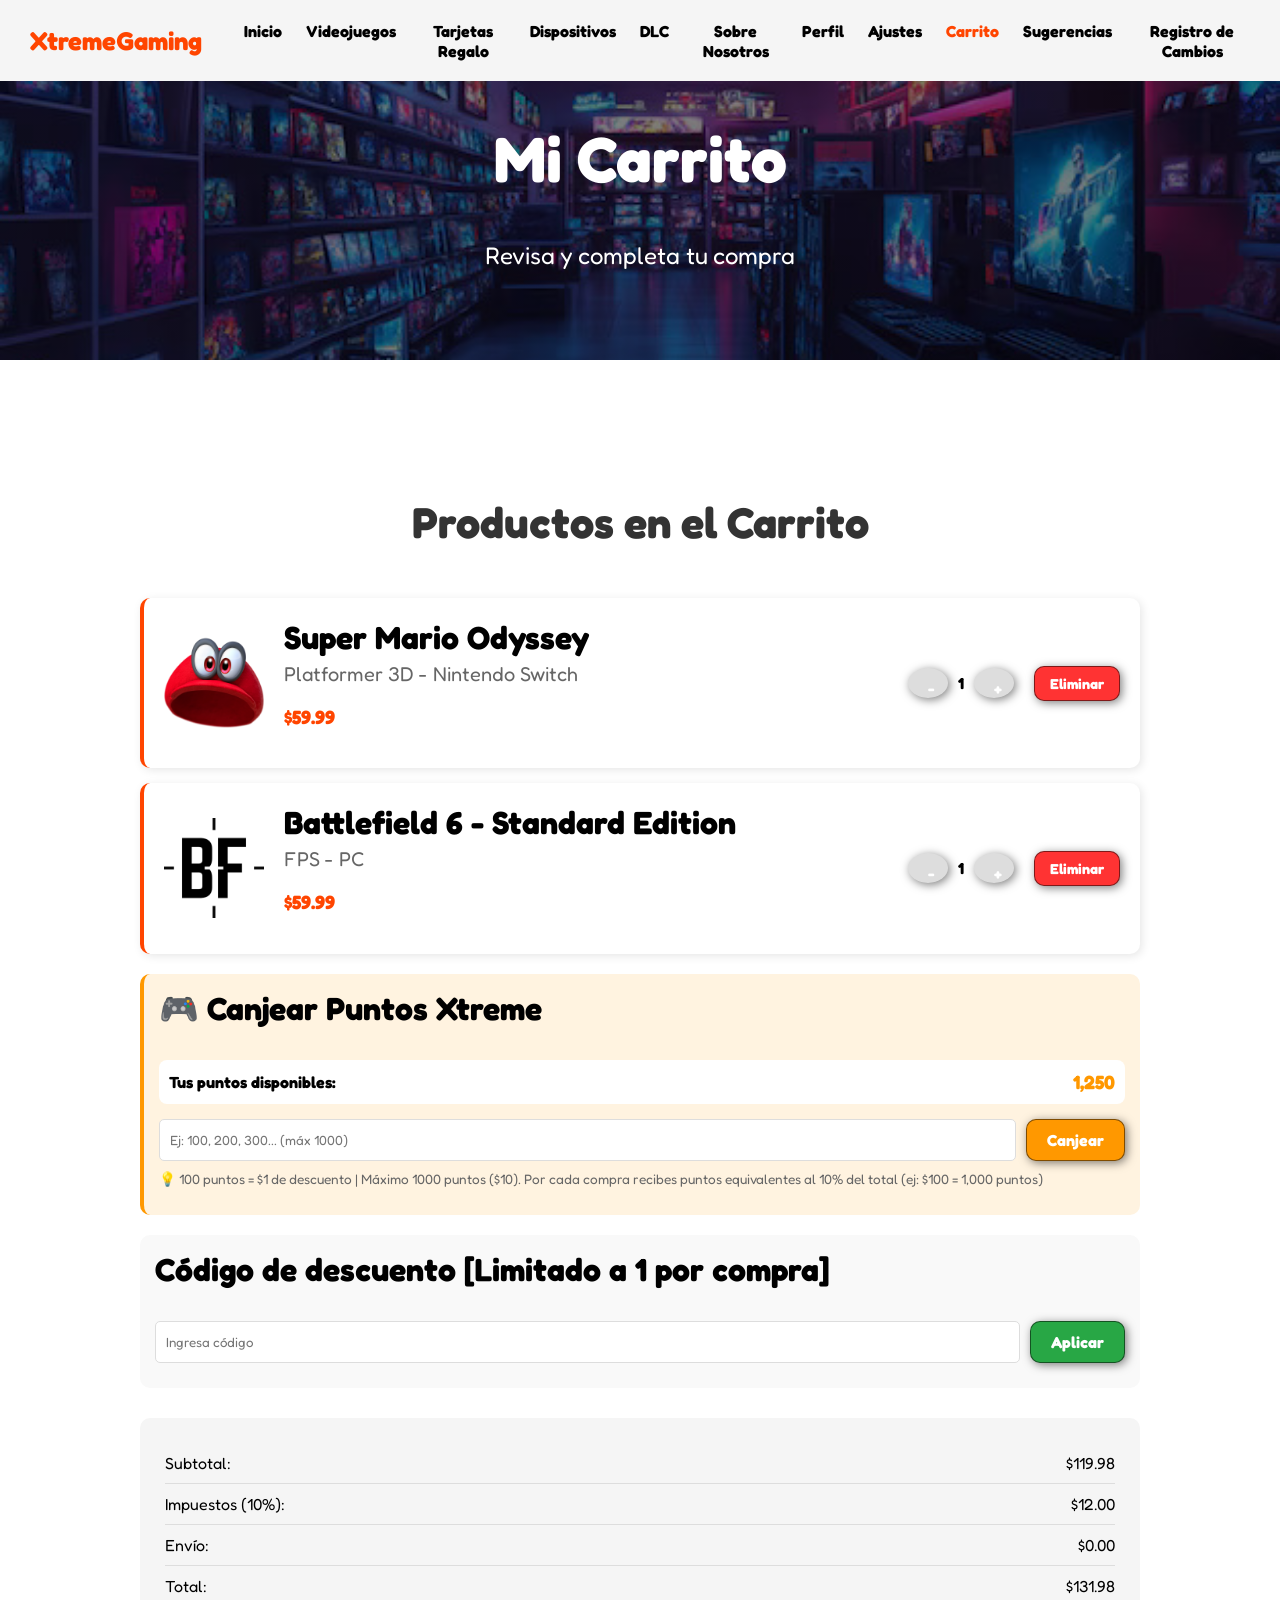
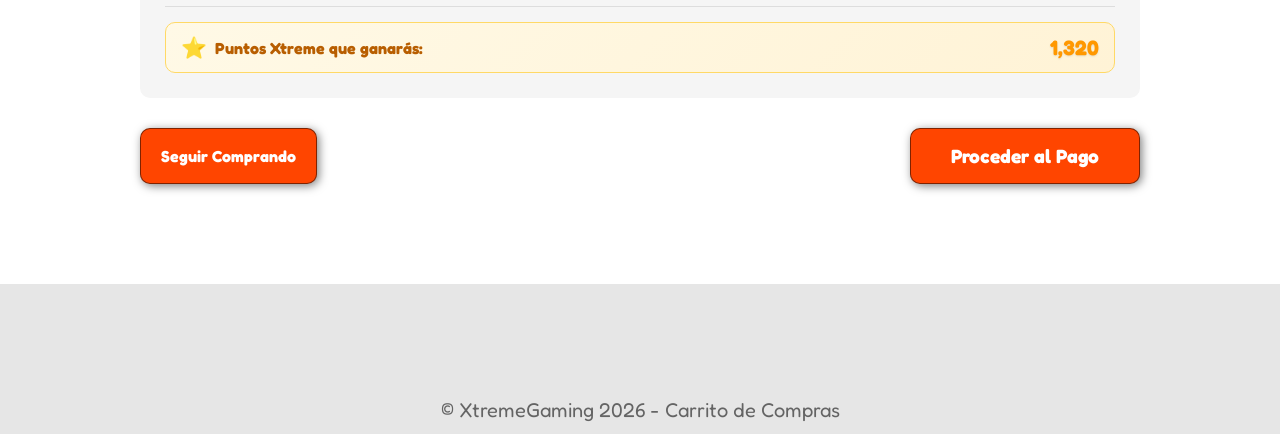
<file: carrito.html>
<!DOCTYPE html>
<html lang="en">
<head>
    <meta charset="UTF-8">
    <meta name="viewport" content="width=device-width, initial-scale=1.0">
    <title>Carrito - XtremeGaming</title>
    <link rel="icon" href="media/icono.png" type="image/x-icon">
    <link href="https://fonts.googleapis.com/css2?family=Fredoka:wght@300;400;500;600;700&display=swap" rel="stylesheet">
    <style>
        *{ box-sizing: border-box; }
        html{ scroll-behavior: smooth; }
        body{ font-family: 'Fredoka', sans-serif; margin: 0; }
        h1{ font-size: 3.5em; } h2{ font-size: 2.7em; } h3{ font-size: 2em; } p{ font-size: 1.25em; }
        button{
            font-size: 1em; font-weight: bold; padding: 10px 20px; border-radius: 10px;
            border: 1px solid rgba(0,0,0,0.5); box-shadow: 2px 2px 10px rgba(0,0,0,0.5);
            color: white; background-color: orangered; cursor: pointer;
            font-family: 'Fredoka', sans-serif;
        }
        button:hover{ background-color: rgba(255, 72, 0, 0.8); }
        button:disabled{
            background-color: #ccc;
            cursor: not-allowed;
            opacity: 0.6;
        }
        .container{ max-width: 1400px; margin: auto; }
        .color-acento{ color:orangered; }

        header{ background-color: rgb(245,245,245); }
        header .logo{ margin: 0; padding: 25px 30px; font-weight: bold; color: orangered; font-size: 1.6em; font-family: 'Fredoka', sans-serif; }
        header .container{ display: flex; flex-direction: column; align-items: center; }
        header nav{ display: flex; flex-direction: column; text-align: center; padding-bottom: 25px; }
        header a{ padding: 5px 12px; text-decoration: none; font-weight: bold; color: black; font-family: 'Fredoka', sans-serif; }
        header a:hover{ color: orangered; }

        #carrito-hero{
            display: flex; align-items: center; justify-content: center; text-align: center; flex-direction: column;
            height: 40vh; background-image: linear-gradient(0deg, rgba(0,0,0,0.5), rgba(0,0,0,0.5)),
            url(media/room-with-lot-games-video-game-wall_875765-5370.jpg);
            background-repeat: no-repeat; background-size: cover; background-position: center center;
        }
        #carrito-hero h1{ color: white; margin-bottom: 20px; font-family: 'Fredoka', sans-serif; }
        #carrito-hero p{ font-family: 'Fredoka', sans-serif; }

        #carrito-contenido{ padding: 100px 12px; background-color: white; }
        #carrito-contenido h2{ text-align: center; margin-bottom: 50px; color: #333; font-family: 'Fredoka', sans-serif; }

        .carrito-item{
            display: flex; align-items: center; background-color: white; padding: 20px; 
            margin-bottom: 15px; border-radius: 10px; border-left: 4px solid orangered;
            box-shadow: 2px 2px 10px rgba(0,0,0,0.1);
        }
        .item-imagen{ width: 100px; height: 100px; border-radius: 8px; object-fit: cover; margin-right: 20px; }
        .item-info{ flex: 1; }
        .item-info h3{ margin: 0 0 5px 0; font-family: 'Fredoka', sans-serif; }
        .item-detalles{ color: #666; margin: 5px 0; font-family: 'Fredoka', sans-serif; }
        .item-precio{ color: orangered; font-weight: bold; font-size: 1.2em; font-family: 'Fredoka', sans-serif; }
        .cantidad-control{ display: flex; align-items: center; gap: 10px; margin-right: 20px; }
        .cantidad-btn{ width: 30px; height: 30px; border-radius: 50%; background-color: #ddd; border: none; font-weight: bold; cursor: pointer; font-family: 'Fredoka', sans-serif; }
        .eliminar-btn{ background-color: #ff3333; padding: 8px 15px; font-size: 0.9em; font-family: 'Fredoka', sans-serif; }

        .carrito-vacio {
            text-align: center;
            padding: 60px 20px;
            background: white;
            border-radius: 15px;
            box-shadow: 0 5px 15px rgba(0,0,0,0.1);
        }
        .carrito-vacio h3 {
            font-size: 2em;
            color: #666;
            margin-bottom: 20px;
        }
        .carrito-vacio p {
            color: #999;
            margin-bottom: 30px;
        }
        .btn-seguir-comprando {
            background-color: orangered;
            padding: 15px 40px;
            font-size: 1.2em;
        }

        .resumen{ background-color: #f5f5f5; padding: 25px; border-radius: 10px; margin-top: 30px; }
        .resumen-linea{ display: flex; justify-content: space-between; padding: 10px 0; border-bottom: 1px solid #ddd; font-family: 'Fredoka', sans-serif; }
        .resumen-linea:last-child{ border-bottom: none; font-weight: bold; font-size: 1.2em; color: orangered; }

        .puntos-ganar {
            display: flex;
            justify-content: space-between;
            align-items: center;
            padding: 12px 15px;
            margin-top: 15px;
            background: linear-gradient(135deg, #fff9e6, #fff3d6);
            border-radius: 10px;
            border: 1px solid #ffd966;
            font-weight: bold;
        }
        
        .puntos-label {
            display: flex;
            align-items: center;
            gap: 8px;
            color: #b85e00;
        }
        
        .puntos-icono {
            font-size: 1.3em;
        }
        
        .puntos-cantidad {
            font-size: 1.3em;
            color: #ff9800;
            text-shadow: 0 1px 2px rgba(0,0,0,0.1);
        }

        .cupon-section, .puntos-section { 
            background: #f9f9f9; 
            padding: 15px; 
            border-radius: 10px; 
            margin: 20px 0; 
        }
        .puntos-section { background: #fff3e0; border-left: 4px solid #ff9800; }
        .cupon-section h3, .puntos-section h3 { 
            font-family: 'Fredoka', sans-serif; 
            margin-top: 0;
        }
        .cupon-input, .puntos-input { display: flex; gap: 10px; }
        .cupon-input input, .puntos-input input { 
            flex: 1; 
            padding: 10px; 
            border: 1px solid #ddd; 
            border-radius: 5px; 
            font-family: 'Fredoka', sans-serif;
        }
        .cupon-input input::placeholder, .puntos-input input::placeholder {
            font-family: 'Fredoka', sans-serif;
        }
        .cupon-btn { background-color: #28a745; font-family: 'Fredoka', sans-serif; }
        .puntos-btn { background-color: #ff9800; font-family: 'Fredoka', sans-serif; }
        .cupon-mensaje, .puntos-mensaje { margin-top: 10px; font-size: 0.9em; font-family: 'Fredoka', sans-serif; }
        .puntos-disponibles {
            background: #fff; 
            padding: 10px; 
            border-radius: 8px; 
            margin-bottom: 15px;
            display: flex;
            justify-content: space-between;
            align-items: center;
            font-weight: bold;
        }
        .puntos-valor {
            color: #ff9800;
            font-size: 1.2em;
        }

        footer{ background-color: rgb(230,230,230); }
        footer p{ margin: 0; padding: 12px; color: rgb(100,100,100); font-family: 'Fredoka', sans-serif; }
        footer .container{ height: 150px; justify-content: center; display: flex; align-items: flex-end; }

        @media (min-width: 720px){
            header{ position: fixed; width: 100%; }
            header .container{ flex-direction: row; justify-content: space-between; }
            header nav{ flex-direction: row; padding-bottom: 0; padding-right: 20px; }
            #carrito-hero h1{ font-size: 4em; }
        }
        @media (max-width: 768px){
            .carrito-item{ flex-wrap: wrap; }
            .item-imagen{ width: 80px; height: 80px; margin-right: 15px; }
            .puntos-disponibles { flex-direction: column; gap: 10px; text-align: center; }
        }
        
        body, h1, h2, h3, h4, h5, h6, p, span, a, button, input, textarea, select, label, li, ul, ol, div {
            font-family: 'Fredoka', sans-serif !important;
        }
    </style>
</head>
<body>

<header>
    <div class="container">
        <p class="logo">XtremeGaming</p>
        <nav>
            <a href="index.html">Inicio</a>
            <a href="index.html#VideojuegosMas">Videojuegos</a>
            <a href="tarjetas.html">Tarjetas Regalo</a>
            <a href="dispositivos.html">Dispositivos</a>
            <a href="dlc.html">DLC</a>
            <a href="index.html#caracteristicas">Sobre Nosotros</a>
            <a href="perfil.html">Perfil</a>
            <a href="ajustes.html">Ajustes</a>
            <a href="carrito.html" style="color: orangered;">Carrito</a>
            <a href="sugerencias.html">Sugerencias</a>
            <a href="actualizaciones.html">Registro de Cambios</a>
        </nav>
    </div>
</header>

<section id="carrito-hero">
    <h1>Mi Carrito</h1>
    <p style="color: white; font-size: 1.5em;">Revisa y completa tu compra</p>
</section>

<section id="carrito-contenido">
    <div class="container">
        <h2>Productos en el Carrito</h2>
        
        <div style="max-width: 1000px; margin: 0 auto;" id="carrito-container">
            <div id="productos-container">
                <div class="carrito-item" data-precio="59.99">
                    <img src="media/cappydesktop.png" class="item-imagen">
                    <div class="item-info">
                        <h3>Super Mario Odyssey</h3>
                        <p class="item-detalles">Platformer 3D - Nintendo Switch</p>
                        <p class="item-precio">$<span class="precio-total-item">59.99</span></p>
                    </div>
                    <div class="cantidad-control">
                        <button class="cantidad-btn menos">-</button>
                        <span style="font-weight:bold" class="cantidad">1</span>
                        <button class="cantidad-btn mas">+</button>
                    </div>
                    <button class="eliminar-btn">Eliminar</button>
                </div>
                
                <div class="carrito-item" data-precio="59.99">
                    <img src="media/battledesktop.png" class="item-imagen">
                    <div class="item-info">
                        <h3>Battlefield 6 - Standard Edition</h3>
                        <p class="item-detalles">FPS - PC</p>
                        <p class="item-precio">$<span class="precio-total-item">59.99</span></p>
                    </div>
                    <div class="cantidad-control">
                        <button class="cantidad-btn menos">-</button>
                        <span style="font-weight:bold" class="cantidad">1</span>
                        <button class="cantidad-btn mas">+</button>
                    </div>
                    <button class="eliminar-btn">Eliminar</button>
                </div>
            </div>
            
            <div id="secciones-accion">
                <div class="puntos-section">
                    <h3>🎮 Canjear Puntos Xtreme</h3>
                    <div class="puntos-disponibles">
                        <span>Tus puntos disponibles:</span>
                        <span class="puntos-valor" id="puntos-disponibles">1,250</span>
                    </div>
                    <div class="puntos-input">
                        <input type="text" id="puntos" placeholder="Ej: 100, 200, 300... (máx 1000)" maxlength="4" onkeypress="return soloNumeros(event)" oninput="this.value = this.value.replace(/[^0-9]/g, '')">
                        <button id="aplicar-puntos" class="puntos-btn">Canjear</button>
                    </div>
                    <div id="puntos-mensaje" class="puntos-mensaje"></div>
                    <p style="font-size: 0.85em; color: #666; margin-top: 10px;">
                        💡 100 puntos = $1 de descuento | Máximo 1000 puntos ($10).
                        Por cada compra recibes puntos equivalentes al 10% del total (ej: $100 = 1,000 puntos)
                    </p>
                </div>
                
                <div class="cupon-section">
                    <h3>Código de descuento [Limitado a 1 por compra]</h3>
                    <div class="cupon-input">
                        <input type="text" id="cupon" placeholder="Ingresa código">
                        <button id="aplicar-cupon" class="cupon-btn">Aplicar</button>
                    </div>
                    <div id="cupon-mensaje" class="cupon-mensaje"></div>
                </div>
                
                <div class="resumen">
                    <div class="resumen-linea">
                        <span>Subtotal:</span>
                        <span id="subtotal">$119.98</span>
                    </div>
                    <div class="resumen-linea" id="linea-descuento-puntos" style="display:none;">
                        <span>Descuento puntos:</span>
                        <span id="descuento-puntos">-$0.00</span>
                    </div>
                    <div class="resumen-linea" id="linea-descuento-cupon" style="display:none;">
                        <span>Descuento cupón (<span id="cupon-porcentaje">10</span>%):</span>
                        <span id="descuento-cupon">-$0.00</span>
                    </div>
                    <div class="resumen-linea">
                        <span>Impuestos (10%):</span>
                        <span id="impuestos">$12.00</span>
                    </div>
                    <div class="resumen-linea">
                        <span>Envío:</span>
                        <span>$0.00</span>
                    </div>
                    <div class="resumen-linea">
                        <span>Total:</span>
                        <span id="total">$131.98</span>
                    </div>
                    
                    <div class="puntos-ganar" id="puntos-ganar">
                        <span class="puntos-label">
                            <span class="puntos-icono">⭐</span>
                            <span>Puntos Xtreme que ganarás:</span>
                        </span>
                        <span class="puntos-cantidad" id="puntos-cantidad">1,320</span>
                    </div>
                </div>
                
                <div style="display: flex; justify-content: space-between; margin-top: 30px;">
                    <button onclick="location.href='index.html#VideojuegosMas'">Seguir Comprando</button>
                    <button id="btn-pagar" onclick="location.href='pago.html'" style="font-size: 1.2em; padding: 15px 40px;">Proceder al Pago</button>             
                </div>
            </div>
        </div>
    </div>
</section>

<footer>
    <div class="container">
        <p>&copy; XtremeGaming 2026 - Carrito de Compras</p>
    </div>
</footer>

<script>
    function soloNumeros(e) {
        const charCode = (e.which) ? e.which : e.keyCode;
        if (charCode > 31 && (charCode < 48 || charCode > 57)) {
            return false;
        }
        return true;
    }

    let cuponUsado = false;
    let descuentoPorcentaje = 0;
    let codigoAplicado = "";
    
    const codigosValidos = {
        "PRUEBA1": 50,
        "PRUEBA2": 25,
        "PRUEBA3": 10
    };
    
    const codigosCaducados = ["PRUEBA4", "X2PUNTOS"];
    
    let puntosDisponibles = 1250;
    let puntosCanjeados = 0;
    let puntosActivos = false;
    
    function isCarritoVacio() {
        return document.querySelectorAll('.carrito-item').length === 0;
    }
    
    function actualizarEstadoBotones() {
        const vacio = isCarritoVacio();
        const puntosBtn = document.getElementById('aplicar-puntos');
        const cuponBtn = document.getElementById('aplicar-cupon');
        const pagarBtn = document.getElementById('btn-pagar');
        const puntosInput = document.getElementById('puntos');
        const cuponInput = document.getElementById('cupon');
        
        if (vacio) {
            if (puntosBtn) puntosBtn.disabled = true;
            if (cuponBtn) cuponBtn.disabled = true;
            if (pagarBtn) pagarBtn.disabled = true;
            if (puntosInput) puntosInput.disabled = true;
            if (cuponInput) cuponInput.disabled = true;
            
            if (!document.getElementById('carrito-vacio-msg')) {
                const productosContainer = document.getElementById('productos-container');
                const carritoVacioHTML = `
                    <div id="carrito-vacio-msg" class="carrito-vacio">
                        <h3>🛒 Tu carrito está vacío</h3>
                        <p>Parece que aún no has añadido ningún producto.</p>
                        <button class="btn-seguir-comprando" onclick="location.href='index.html#VideojuegosMas'">Seguir Comprando</button>
                    </div>
                `;
                if (productosContainer) {
                    productosContainer.innerHTML = carritoVacioHTML;
                }
            }
        } else {
            if (puntosBtn && !puntosActivos) puntosBtn.disabled = false;
            if (cuponBtn && !cuponUsado) cuponBtn.disabled = false;
            if (pagarBtn) pagarBtn.disabled = false;
            if (puntosInput && !puntosActivos) puntosInput.disabled = false;
            if (cuponInput && !cuponUsado) cuponInput.disabled = false;
        }
    }
    
    function actualizarPuntosAGanar() {
        const totalElement = document.getElementById('total');
        const puntosCantidad = document.getElementById('puntos-cantidad');
        
        if (totalElement && puntosCantidad) {
            const totalTexto = totalElement.textContent;
            const totalNumero = parseFloat(totalTexto.replace('$', ''));
            const puntos = Math.round(totalNumero * 10);
            puntosCantidad.textContent = puntos.toLocaleString();
        }
    }
    
    function actualizarPrecioItem(item) {
        const precioUnitario = parseFloat(item.getAttribute('data-precio'));
        const cantidad = parseInt(item.querySelector('.cantidad').textContent);
        const precioTotalItem = precioUnitario * cantidad;
        
        item.querySelector('.precio-total-item').textContent = precioTotalItem.toFixed(2);
    }
    
    function calcularTotal() {
        let subtotal = 0;
        
        document.querySelectorAll('.carrito-item').forEach(item => {
            const precioUnitario = parseFloat(item.getAttribute('data-precio'));
            const cantidad = parseInt(item.querySelector('.cantidad').textContent);
            const precioItem = precioUnitario * cantidad;
            subtotal += precioItem;
            
            actualizarPrecioItem(item);
        });
        
        let descuentoPuntosMonto = 0;
        if (puntosActivos) {
            descuentoPuntosMonto = puntosCanjeados * 0.01;
        }
        
        let subtotalConPuntos = subtotal - descuentoPuntosMonto;
        let descuentoCuponMonto = 0;
        if (descuentoPorcentaje > 0) {
            descuentoCuponMonto = subtotalConPuntos * (descuentoPorcentaje / 100);
        }
        
        const subtotalConDescuentos = subtotalConPuntos - descuentoCuponMonto;
        const impuestos = subtotalConDescuentos * 0.10;
        const total = subtotalConDescuentos + impuestos;
        
        document.getElementById('subtotal').textContent = "$" + subtotal.toFixed(2);
        
        if (descuentoPuntosMonto > 0) {
            document.getElementById('linea-descuento-puntos').style.display = "flex";
            document.getElementById('descuento-puntos').textContent = "-$" + descuentoPuntosMonto.toFixed(2);
        } else {
            document.getElementById('linea-descuento-puntos').style.display = "none";
        }
        
        if (descuentoCuponMonto > 0) {
            document.getElementById('linea-descuento-cupon').style.display = "flex";
            document.getElementById('descuento-cupon').textContent = "-$" + descuentoCuponMonto.toFixed(2);
            document.getElementById('cupon-porcentaje').textContent = descuentoPorcentaje;
        } else {
            document.getElementById('linea-descuento-cupon').style.display = "none";
        }
        
        document.getElementById('impuestos').textContent = "$" + impuestos.toFixed(2);
        document.getElementById('total').textContent = "$" + total.toFixed(2);
        
        document.getElementById('puntos-disponibles').textContent = puntosDisponibles.toLocaleString();
        
        actualizarPuntosAGanar();
        actualizarEstadoBotones();
    }
    
    document.querySelectorAll('.cantidad-btn').forEach(boton => {
        boton.onclick = function() {
            const item = this.closest('.carrito-item');
            const cantidadSpan = item.querySelector('.cantidad');
            let valor = parseInt(cantidadSpan.textContent);
            
            if(this.classList.contains('mas')){
                cantidadSpan.textContent = valor + 1;
            } else if(this.classList.contains('menos') && valor > 1){
                cantidadSpan.textContent = valor - 1;
            }
            
            calcularTotal();
        };
    });
    
    document.querySelectorAll('.eliminar-btn').forEach(boton => {
        boton.onclick = function() {
            const item = this.closest('.carrito-item');
            item.remove();
            calcularTotal();
        };
    });
    
    document.getElementById('aplicar-cupon').onclick = function() {
        if (isCarritoVacio()) {
            document.getElementById('cupon-mensaje').textContent = "❌ No puedes aplicar cupones cuando el carrito está vacío";
            document.getElementById('cupon-mensaje').style.color = "red";
            return;
        }
        
        const cupon = document.getElementById('cupon').value.toUpperCase();
        const mensaje = document.getElementById('cupon-mensaje');
        
        if (cuponUsado) {
            mensaje.textContent = "Ya usaste un cupón";
            mensaje.style.color = "red";
            return;
        }
        
        if (codigosCaducados.includes(cupon)) {
            mensaje.textContent = "❌ Este código ha caducado y ya no está disponible";
            mensaje.style.color = "orange";
            return;
        }
        
        if (codigosValidos.hasOwnProperty(cupon)) {
            descuentoPorcentaje = codigosValidos[cupon];
            cuponUsado = true;
            codigoAplicado = cupon;
            
            calcularTotal();
            
            document.getElementById('cupon').disabled = true;
            this.disabled = true;
            this.textContent = "Aplicado";
            this.style.backgroundColor = "#666";
            
            mensaje.textContent = `¡Cupón aplicado! ${descuentoPorcentaje}% de descuento`;
            mensaje.style.color = "green";
        } else {
            mensaje.textContent = "Código no válido";
            mensaje.style.color = "red";
        }
    };
    
    document.getElementById('aplicar-puntos').onclick = function() {
        if (isCarritoVacio()) {
            document.getElementById('puntos-mensaje').textContent = "❌ No puedes canjear puntos cuando el carrito está vacío";
            document.getElementById('puntos-mensaje').style.color = "red";
            return;
        }
        
        const puntosInput = document.getElementById('puntos');
        const puntos = parseInt(puntosInput.value);
        const mensaje = document.getElementById('puntos-mensaje');
        
        if (isNaN(puntos) || puntos <= 0) {
            mensaje.textContent = "Por favor, ingresa un número válido de puntos";
            mensaje.style.color = "red";
            return;
        }
        
        if (puntos % 100 !== 0) {
            mensaje.textContent = "❌ Solo puedes canjear puntos de 100 en 100 (100, 200, 300...)";
            mensaje.style.color = "red";
            return;
        }
        
        if (puntos > 1000) {
            mensaje.textContent = "❌ El máximo de puntos que puedes canjear es 1000 ($10)";
            mensaje.style.color = "red";
            return;
        }
        
        if (puntos > puntosDisponibles) {
            mensaje.textContent = `❌ No tienes suficientes puntos. Disponibles: ${puntosDisponibles}`;
            mensaje.style.color = "red";
            return;
        }
        
        if (puntosActivos) {
            mensaje.textContent = "Ya has canjeado puntos en esta compra. Solo puedes usar puntos una vez.";
            mensaje.style.color = "red";
            return;
        }
        
        puntosCanjeados = puntos;
        puntosActivos = true;
        puntosDisponibles -= puntos;
        
        puntosInput.disabled = true;
        this.disabled = true;
        this.textContent = "Canjeado";
        this.style.backgroundColor = "#666";
        
        mensaje.textContent = `✅ ¡Has canjeado ${puntos} puntos! Descuento de $${(puntos * 0.01).toFixed(2)}`;
        mensaje.style.color = "green";
        
        calcularTotal();
    };
    
    document.getElementById('btn-pagar').addEventListener('click', function(e) {
        if (isCarritoVacio()) {
            e.preventDefault();
            alert('❌ No puedes proceder al pago porque tu carrito está vacío');
            return false;
        }
    });
    
    calcularTotal();
</script>

</body>
</html>
</file>
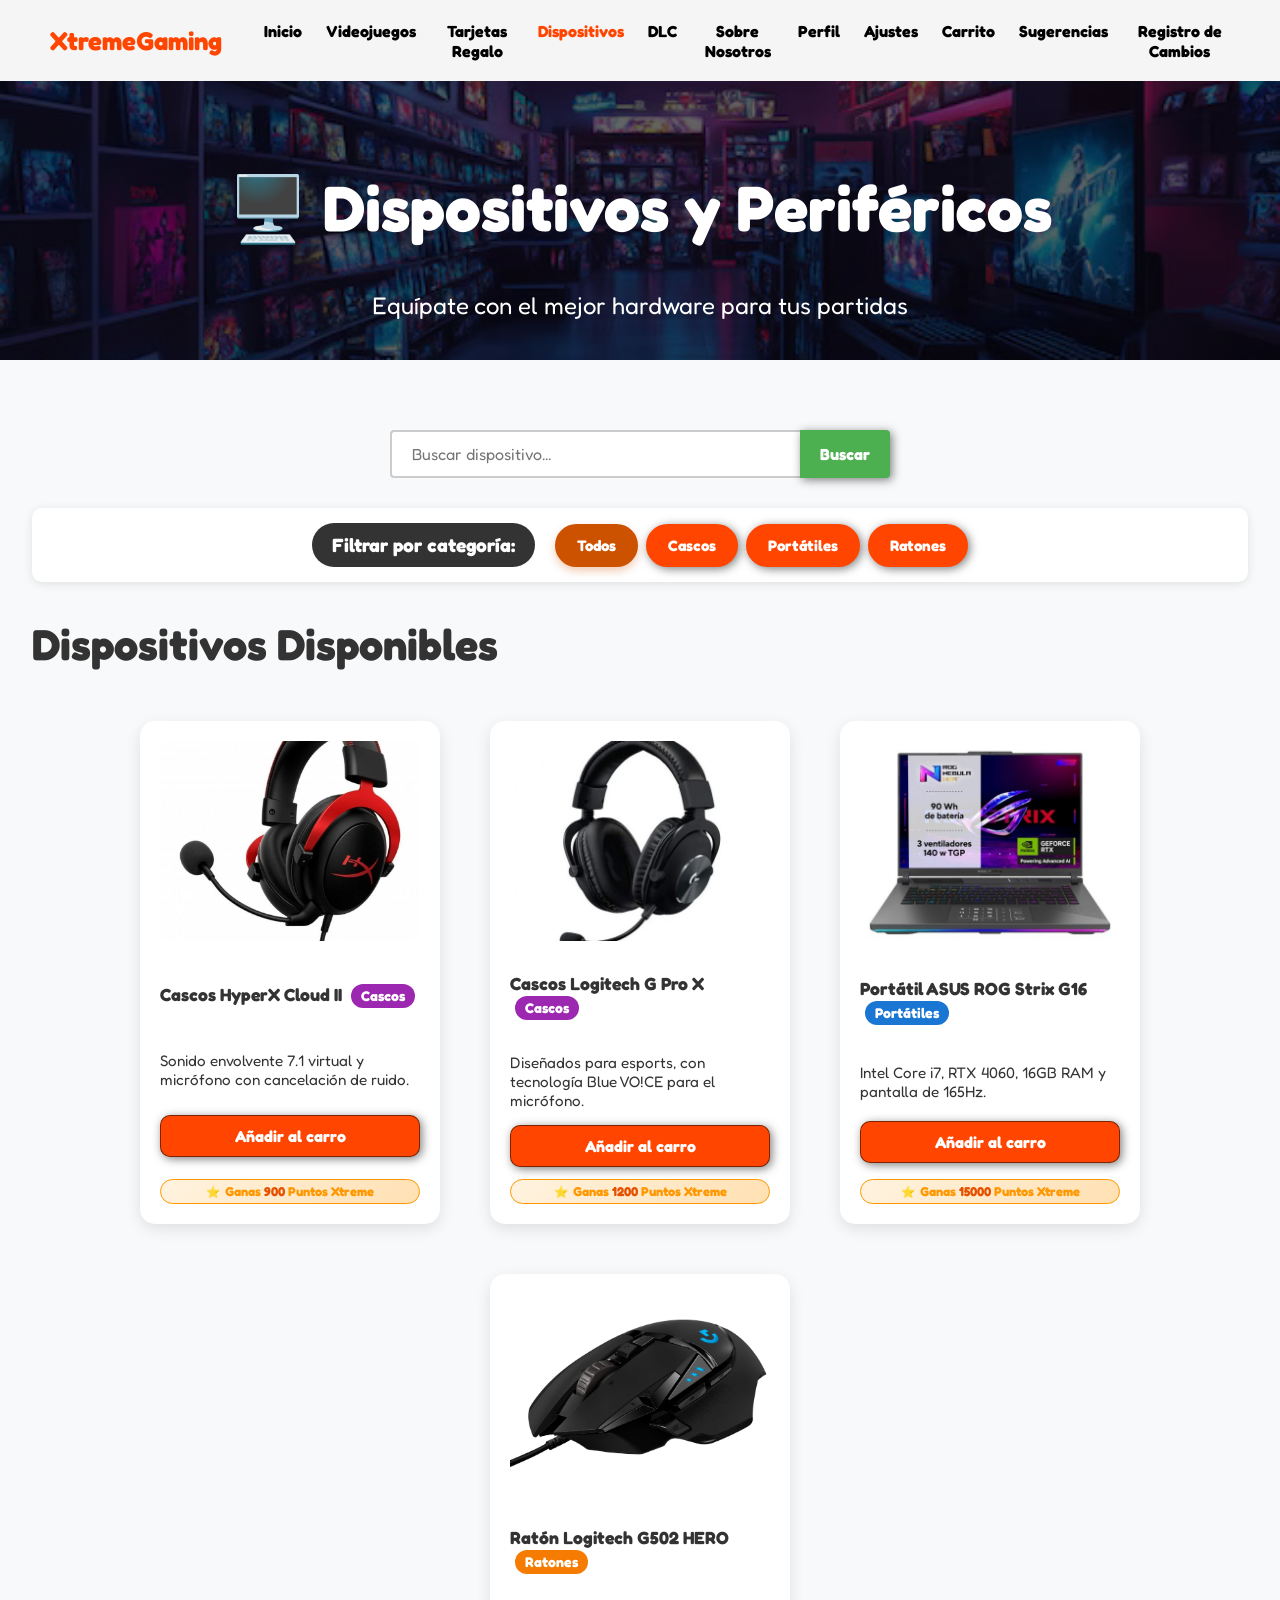
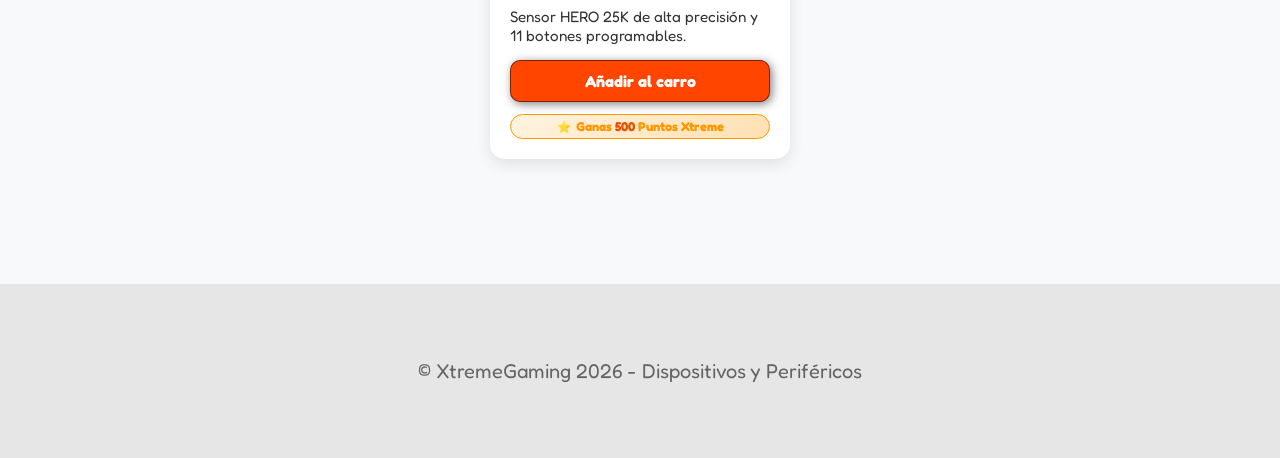
<file: dispositivos.html>
<!DOCTYPE html>
<html lang="es">
<head>
    <meta charset="UTF-8">
    <meta name="viewport" content="width=device-width, initial-scale=1.0">
    <title>Dispositivos - XtremeGaming</title>
    <link rel="icon" href="media/icono.png" type="image/x-icon">
    <link href="https://fonts.googleapis.com/css2?family=Fredoka:wght@300;400;500;600;700&display=swap" rel="stylesheet">
    <style>
        * {
            box-sizing: border-box;
            font-family: 'Fredoka', sans-serif !important;
        }
        
        html {
            scroll-behavior: smooth;
        }
        
        body {
            margin: 0;
            background-color: #f8f9fa;
            color: #333;
        }
        
        h1 { font-size: 3.5em; }
        h2 { font-size: 2.7em; }
        h3 { font-size: 2em; }
        p { font-size: 1.25em; }
        
        button {
            font-size: 1em;
            font-weight: bold;
            padding: 10px 20px;
            border-radius: 10px;
            border: 1px solid rgba(0,0,0,0.5);
            box-shadow: 2px 2px 10px rgba(0,0,0,0.5);
            color: white;
            background-color: orangered;
            cursor: pointer;
            font-family: 'Fredoka', sans-serif;
        }
        
        button:hover {
            background-color: rgba(255, 72, 0, 0.8);
        }
        
        .container {
            max-width: 1400px;
            margin: auto;
            padding: 0 20px;
        }

        header {
            background-color: rgb(245,245,245);
            width: 100%;
            position: fixed;
            top: 0;
            z-index: 1000;
        }
        
        header .logo {
            margin: 0;
            padding: 25px 30px;
            font-weight: bold;
            color: orangered;
            font-size: 1.6em;
        }
        
        header .container {
            display: flex;
            flex-direction: column;
            align-items: center;
        }
        
        header nav {
            display: flex;
            flex-direction: column;
            text-align: center;
            padding-bottom: 25px;
        }
        
        header a {
            padding: 5px 12px;
            text-decoration: none;
            font-weight: bold;
            color: black;
        }
        
        header a:hover {
            color: orangered;
        }

        #dispositivos-hero {
            display: flex;
            align-items: center;
            justify-content: center;
            text-align: center;
            flex-direction: column;
            height: 40vh;
            background-image: linear-gradient(0deg, rgba(0,0,0,0.6), rgba(0,0,0,0.6)),
            url('media/room-with-lot-games-video-game-wall_875765-5370.jpg');
            background-repeat: no-repeat;
            background-size: cover;
            background-position: center center;
            padding-top: 100px;
            margin-top: 80px;
        }
        
        #dispositivos-hero h1 {
            color: white;
            margin-bottom: 20px;
        }
        
        #dispositivos-hero p {
            color: white;
            font-size: 1.5em;
        }

        .search-container {
            display: flex;
            justify-content: center;
            margin: 20px 0 30px;
            padding: 0 20px;
        }
        
        .search-box {
            display: flex;
            width: 100%;
            max-width: 500px;
        }
        
        .search-box input {
            flex: 1;
            padding: 12px 20px;
            font-size: 16px;
            border: 2px solid #ccc;
            border-right: none;
            border-radius: 4px 0 0 4px;
            font-family: 'Fredoka', sans-serif !important;
        }
        
        .search-box button {
            padding: 12px 20px;
            background-color: #4CAF50;
            color: white;
            border: none;
            border-radius: 0 4px 4px 0;
            cursor: pointer;
            font-family: 'Fredoka', sans-serif !important;
        }
        
        .search-box button:hover {
            background-color: #45a049;
        }

        .filtros-container {
            display: flex;
            justify-content: center;
            align-items: center;
            gap: 20px;
            margin-bottom: 30px;
            flex-wrap: wrap;
            background-color: white;
            padding: 15px;
            border-radius: 10px;
            box-shadow: 0 2px 10px rgba(0,0,0,0.1);
        }
        
        .filtro-titulo {
            font-size: 1.2em;
            font-weight: bold;
            color: white; 
            background-color: #333; 
            padding: 10px 20px; 
            border-radius: 25px; 
            white-space: nowrap;
        }
        
        .filtros-categoria {
            display: flex;
            gap: 8px;
            flex-wrap: wrap;
        }
        
        .filtro-btn {
            padding: 10px 20px;
            background-color: orangered;
            border: 2px solid orangered;
            border-radius: 25px;
            cursor: pointer;
            font-weight: bold;
            color: white;
            transition: all 0.3s ease;
            font-size: 0.95em;
            font-family: 'Fredoka', sans-serif !important;
            position: relative;
            z-index: 1;
        }
        
        .filtro-btn:hover {
            background-color: #ff6600;
            border-color: #e65c00;
        }
        
        .filtro-btn.active {
            background-color: #cc5200;
            border-color: #cc5200;
            box-shadow: 0 4px 8px rgba(204, 82, 0, 0.3);
        }

        .no-results {
            text-align: center;
            padding: 40px;
            font-style: italic;
            color: #666;
            display: none;
        }
        
        .no-results.show {
            display: block;
        }
        
        .dispositivo-hidden {
            display: none !important;
        }

        .categoria-badge {
            display: inline-block;
            padding: 3px 10px;
            background-color: #666;
            color: white;
            border-radius: 12px;
            font-size: 0.8em;
            margin-left: 5px;
            font-weight: bold;
            font-family: 'Fredoka', sans-serif !important;
        }
        
        .badge-cascos { background-color: #9c27b0; }
        .badge-portatiles { background-color: #1976d2; }
        .badge-ratones { background-color: #f57c00; }

        .dispositivos-grid {
            display: flex;
            flex-wrap: wrap;
            justify-content: center;
            gap: 20px;
        }
        
        .carta {
            background: white;
            border-radius: 15px;
            padding: 20px;
            margin: 15px;
            box-shadow: 0 5px 15px rgba(0,0,0,0.1);
            width: 300px;
            position: relative;
            z-index: 1;
            transition: transform 0.3s;
            display: flex;
            flex-direction: column;
            justify-content: space-between;
        }
        
        .carta:hover {
            transform: translateY(-5px);
        }
        
        .dispositivo-imagen {
            width: 100%;
            height: 200px;
            object-fit: cover;
            border-radius: 10px;
            margin-bottom: 15px;
            background-color: #f0f0f0;
        }

        .puntos-ganados {
            display: flex;
            align-items: center;
            justify-content: center;
            gap: 5px;
            margin-top: 12px;
            padding: 4px 8px;
            background: linear-gradient(135deg, #fff3e0, #ffe0b2);
            border-radius: 20px;
            font-size: 0.8em;
            color: #ff9800;
            font-weight: bold;
            border: 1px solid #ff9800;
        }
        
        .puntos-icono {
            font-size: 0.9em;
        }
        
        .puntos-cantidad {
            color: #e65100;
        }

        footer {
            background-color: rgb(230,230,230);
            padding: 12px 0;
            margin-top: 60px;
        }
        
        footer p {
            margin: 0;
            padding: 12px;
            color: rgb(100,100,100);
            text-align: center;
        }
        
        footer .container {
            display: flex;
            justify-content: center;
            align-items: center;
            height: 150px;
        }

        @media (min-width: 720px) {
            header .container {
                flex-direction: row;
                justify-content: space-between;
            }
            
            header nav {
                flex-direction: row;
                padding-bottom: 0;
                padding-right: 20px;
            }
            
            #dispositivos-hero h1 {
                font-size: 4em;
            }
            
            #dispositivos-hero {
                margin-top: 0;
            }
        }
    </style>
</head>
<body>

<header>
    <div class="container">
        <p class="logo">XtremeGaming</p>
        <nav>
            <a href="index.html">Inicio</a>
            <a href="index.html#VideojuegosMas">Videojuegos</a>
            <a href="tarjetas.html">Tarjetas Regalo</a>
            <a href="dispositivos.html" style="color: orangered;">Dispositivos</a>
            <a href="dlc.html">DLC</a>
            <a href="index.html#caracteristicas">Sobre Nosotros</a>
            <a href="perfil.html">Perfil</a>
            <a href="ajustes.html">Ajustes</a>
            <a href="carrito.html">Carrito</a>
            <a href="sugerencias.html">Sugerencias</a>
            <a href="actualizaciones.html">Registro de Cambios</a>
        </nav>
    </div>
</header>

<section id="dispositivos-hero">
    <h1>🖥️ Dispositivos y Periféricos</h1>
    <p>Equípate con el mejor hardware para tus partidas</p>
</section>

<section id="dispositivos-contenido" style="padding: 50px 12px;">
    <div class="container">
        
        <div class="search-container">
            <div class="search-box">
                <input type="text" id="searchInput" placeholder="Buscar dispositivo...">
                <button id="searchButton">Buscar</button>
            </div>
        </div>
        
        <div class="filtros-container">
            <div class="filtro-titulo">
                Filtrar por categoría:
            </div>
            <div class="filtros-categoria">
                <button class="filtro-btn active" data-categoria="todos">Todos</button>
                <button class="filtro-btn" data-categoria="cascos">Cascos</button>
                <button class="filtro-btn" data-categoria="portatiles">Portátiles</button>
                <button class="filtro-btn" data-categoria="ratones">Ratones</button>
            </div>
        </div>
        
        <h2>Dispositivos Disponibles</h2>
        
        <div class="no-results" id="noResultsMessage">
            No se encontraron dispositivos que coincidan con tu búsqueda.
        </div>

        <div class="dispositivos-grid" id="dispositivos-grid">
            
            <div class="carta dispositivo-card" data-name="Cascos HyperX Cloud II" data-categorias="cascos" data-precio="89.99">
                <img src="media/cascos_hyperx.png" alt="HyperX Cloud II" class="dispositivo-imagen" onerror="this.src='https://via.placeholder.com/300x200?text=HyperX+Cloud+II'">
                <h3 style="font-size: 1.1em; line-height: 1.3;">Cascos HyperX Cloud II
                    <span class="categoria-badge badge-cascos">Cascos</span>
                </h3>
                <p style="font-size: 0.95em;">Sonido envolvente 7.1 virtual y micrófono con cancelación de ruido.</p>
                <button onclick="addToCartSimple('Cascos HyperX Cloud II', 89.99)">Añadir al carro</button>
                <div class="puntos-ganados">
                    <span class="puntos-icono">⭐</span>
                    <span>Ganas <span class="puntos-cantidad">900</span> Puntos Xtreme</span>
                </div>
            </div>

            <div class="carta dispositivo-card" data-name="Cascos Logitech G Pro X" data-categorias="cascos" data-precio="119.99">
                <img src="media/cascos_logitech.png" alt="Logitech G Pro X" class="dispositivo-imagen" onerror="this.src='https://via.placeholder.com/300x200?text=Logitech+G+Pro+X'">
                <h3 style="font-size: 1.1em; line-height: 1.3;">Cascos Logitech G Pro X
                    <span class="categoria-badge badge-cascos">Cascos</span>
                </h3>
                <p style="font-size: 0.95em;">Diseñados para esports, con tecnología Blue VO!CE para el micrófono.</p>
                <button onclick="addToCartSimple('Cascos Logitech G Pro X', 119.99)">Añadir al carro</button>
                <div class="puntos-ganados">
                    <span class="puntos-icono">⭐</span>
                    <span>Ganas <span class="puntos-cantidad">1200</span> Puntos Xtreme</span>
                </div>
            </div>

            <div class="carta dispositivo-card" data-name="Portátil ASUS ROG Strix G16" data-categorias="portatiles" data-precio="1499.00">
                <img src="media/portatil_asus.png" alt="ASUS ROG Strix G16" class="dispositivo-imagen" onerror="this.src='https://via.placeholder.com/300x200?text=ASUS+ROG+Strix'">
                <h3 style="font-size: 1.1em; line-height: 1.3;">Portátil ASUS ROG Strix G16
                    <span class="categoria-badge badge-portatiles">Portátiles</span>
                </h3>
                <p style="font-size: 0.95em;">Intel Core i7, RTX 4060, 16GB RAM y pantalla de 165Hz.</p>
                <button onclick="addToCartSimple('Portátil ASUS ROG Strix G16', 1499.00)">Añadir al carro</button>
                <div class="puntos-ganados">
                    <span class="puntos-icono">⭐</span>
                    <span>Ganas <span class="puntos-cantidad">15000</span> Puntos Xtreme</span>
                </div>
            </div>

            <div class="carta dispositivo-card" data-name="Ratón Logitech G502 HERO" data-categorias="ratones" data-precio="49.99">
                <img src="media/raton_logitech.png" alt="Logitech G502 HERO" class="dispositivo-imagen" onerror="this.src='https://via.placeholder.com/300x200?text=Logitech+G502'">
                <h3 style="font-size: 1.1em; line-height: 1.3;">Ratón Logitech G502 HERO
                    <span class="categoria-badge badge-ratones">Ratones</span>
                </h3>
                <p style="font-size: 0.95em;">Sensor HERO 25K de alta precisión y 11 botones programables.</p>
                <button onclick="addToCartSimple('Ratón Logitech G502 HERO', 49.99)">Añadir al carro</button>
                <div class="puntos-ganados">
                    <span class="puntos-icono">⭐</span>
                    <span>Ganas <span class="puntos-cantidad">500</span> Puntos Xtreme</span>
                </div>
            </div>

        </div>
        
    </div>
</section>

<footer>
    <div class="container">
        <p>&copy; XtremeGaming 2026 - Dispositivos y Periféricos</p>
    </div>
</footer>

<script>
    let categoriasSeleccionadas = ['todos'];
    
    function addToCartSimple(nombre, precio) {
        const producto = {
            nombre: nombre,
            precio: precio,
            cantidad: 1
        };
        
        let carrito = JSON.parse(localStorage.getItem('carrito')) || [];
        carrito.push(producto);
        localStorage.setItem('carrito', JSON.stringify(carrito));
        
        alert(`✓ Añadido: ${nombre} ($${precio})`);
        
        if (confirm('¿Ir al carrito?')) {
            window.location.href = 'carrito.html';
        }
    }
    
    function toggleCategoria(categoria, btnElement) {
        const btnTodos = document.querySelector('[data-categoria="todos"]');
        
        if (categoria === 'todos') {
            document.querySelectorAll('.filtro-btn').forEach(btn => {
                if (btn.getAttribute('data-categoria') !== 'todos') {
                    btn.classList.remove('active');
                }
            });
            btnTodos.classList.add('active');
            categoriasSeleccionadas = ['todos'];
        } 
        else {
            if (categoriasSeleccionadas.includes('todos')) {
                btnTodos.classList.remove('active');
                categoriasSeleccionadas = categoriasSeleccionadas.filter(c => c !== 'todos');
            }
            
            const index = categoriasSeleccionadas.indexOf(categoria);
            if (index === -1) {
                categoriasSeleccionadas.push(categoria);
                btnElement.classList.add('active');
            } else {
                categoriasSeleccionadas.splice(index, 1);
                btnElement.classList.remove('active');
            }
            
            if (categoriasSeleccionadas.length === 0) {
                btnTodos.classList.add('active');
                categoriasSeleccionadas = ['todos'];
            }
        }
        
        aplicarFiltros();
    }
    
    function aplicarFiltros() {
        const dispositivos = document.querySelectorAll('.dispositivo-card');
        const noResultsMessage = document.getElementById('noResultsMessage');
        const searchTerm = document.getElementById('searchInput').value.toLowerCase().trim();
        let visibleCount = 0;
        
        if (categoriasSeleccionadas.includes('todos')) {
            dispositivos.forEach(dispositivo => {
                const dispositivoName = dispositivo.getAttribute('data-name').toLowerCase();
                const matchesSearch = searchTerm === '' || dispositivoName.includes(searchTerm);
                
                if (matchesSearch) {
                    dispositivo.classList.remove('dispositivo-hidden');
                    visibleCount++;
                } else {
                    dispositivo.classList.add('dispositivo-hidden');
                }
            });
        } 
        else {
            dispositivos.forEach(dispositivo => {
                const dispositivoName = dispositivo.getAttribute('data-name').toLowerCase();
                const dispositivoCategorias = dispositivo.getAttribute('data-categorias').split(',');
                
                const matchesCategoria = categoriasSeleccionadas.some(categoria => 
                    dispositivoCategorias.includes(categoria)
                );
                
                const matchesSearch = searchTerm === '' || dispositivoName.includes(searchTerm);
                
                if (matchesCategoria && matchesSearch) {
                    dispositivo.classList.remove('dispositivo-hidden');
                    visibleCount++;
                } else {
                    dispositivo.classList.add('dispositivo-hidden');
                }
            });
        }
        
        if (visibleCount === 0) {
            noResultsMessage.classList.add('show');
        } else {
            noResultsMessage.classList.remove('show');
        }
        
        if (searchTerm !== '') {
            setTimeout(() => {
                document.getElementById('dispositivos-contenido').scrollIntoView({
                    behavior: 'smooth',
                    block: 'start'
                });
            }, 100);
        }
    }
    
    document.getElementById('searchButton').addEventListener('click', function() {
        aplicarFiltros();
    });
    
    document.getElementById('searchInput').addEventListener('keyup', function(event) {
        if (event.key === 'Enter') {
            aplicarFiltros();
        }
    });
    
    document.getElementById('searchInput').addEventListener('input', function() {
        if (this.value === '') {
            aplicarFiltros();
        }
    });
    
    document.querySelectorAll('.filtro-btn').forEach(btn => {
        btn.addEventListener('click', function() {
            const categoria = this.getAttribute('data-categoria');
            toggleCategoria(categoria, this);
        });
    });
    
    window.addEventListener('load', function() {
        aplicarFiltros();
    });
</script>

</body>
</html>
</file>
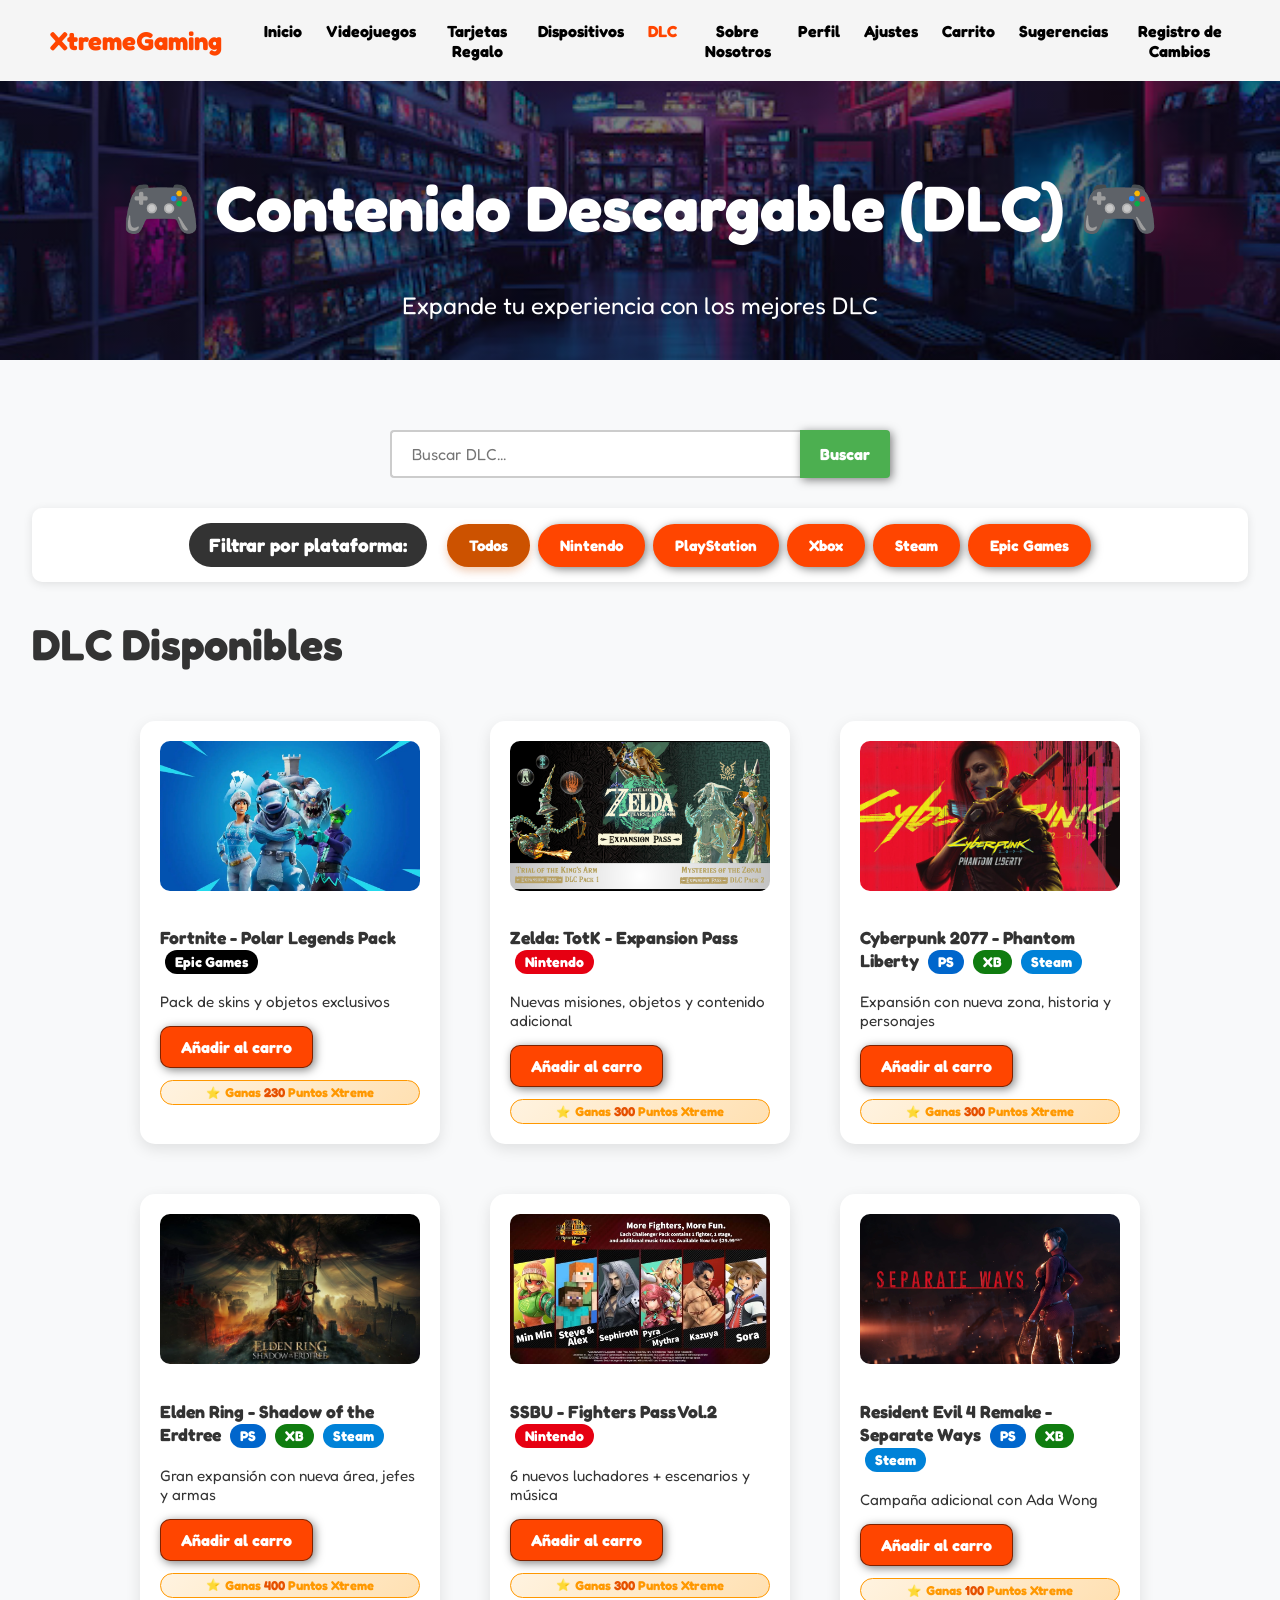
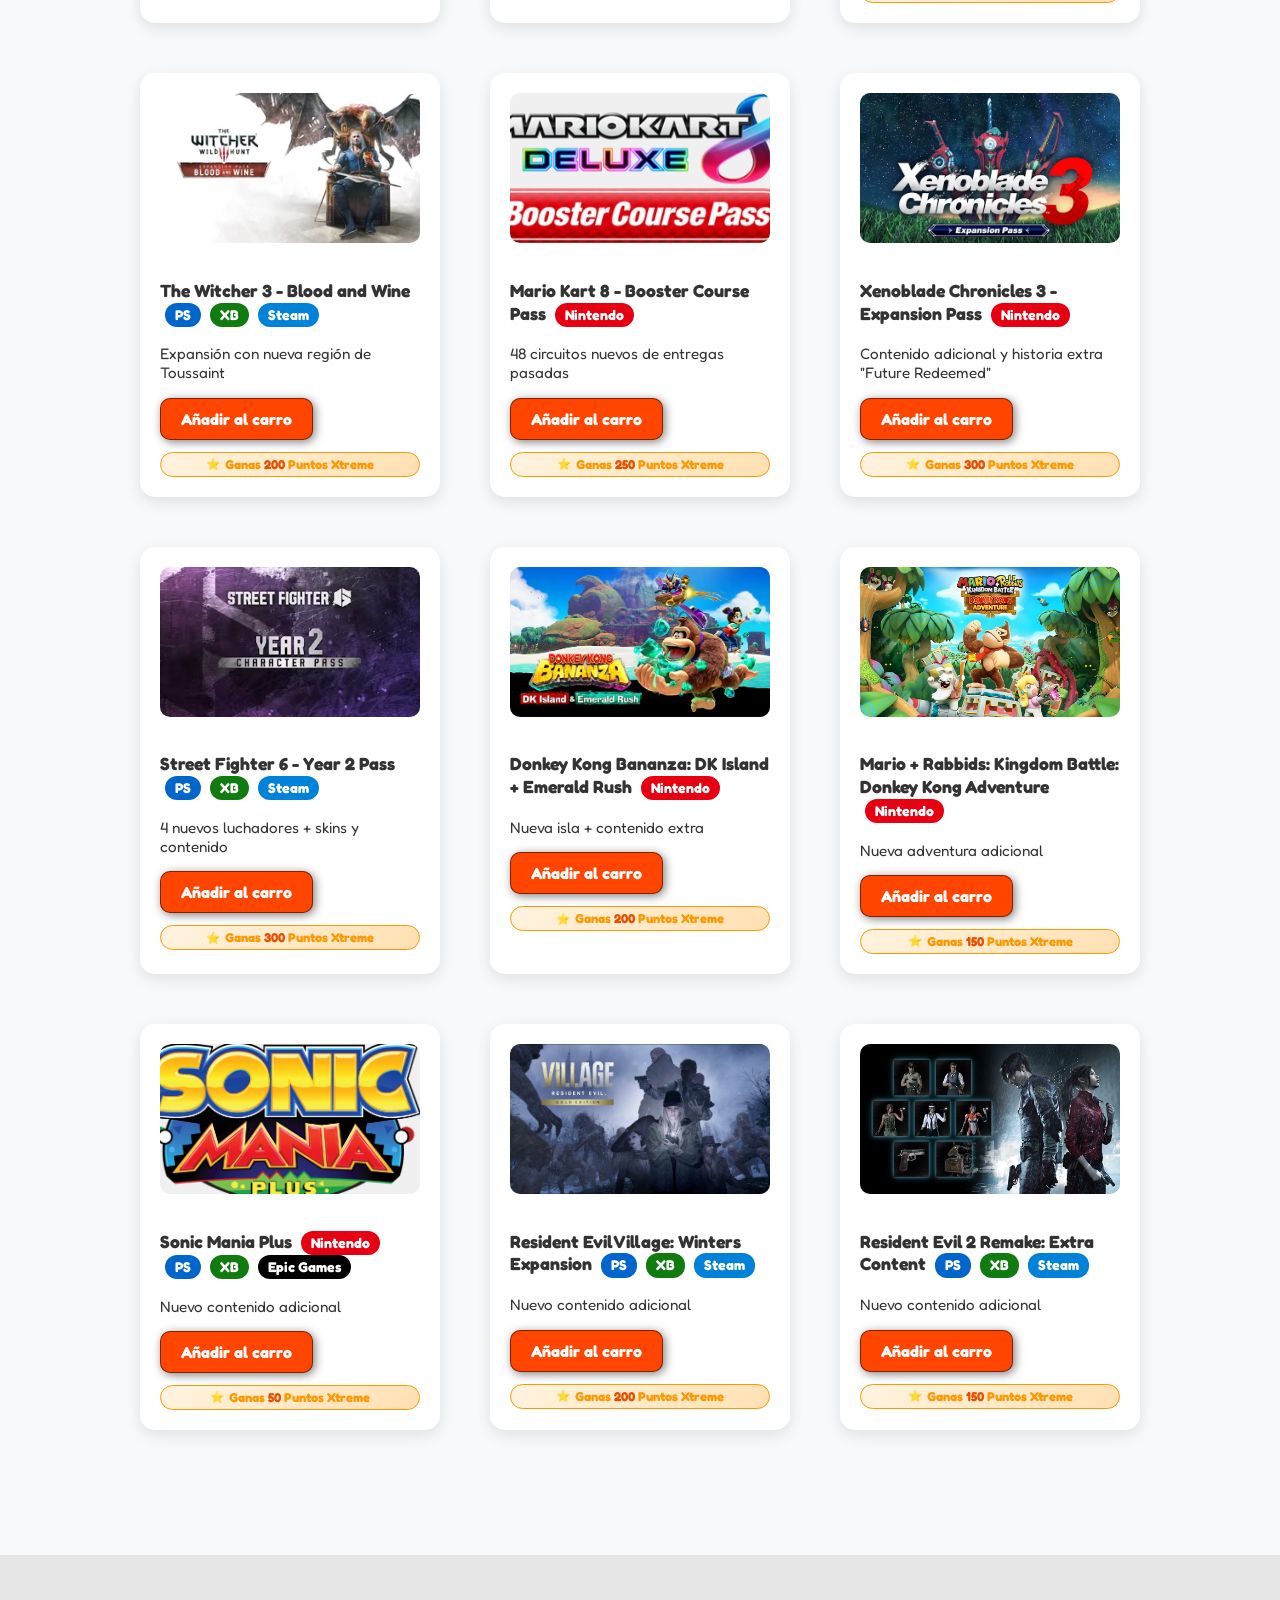
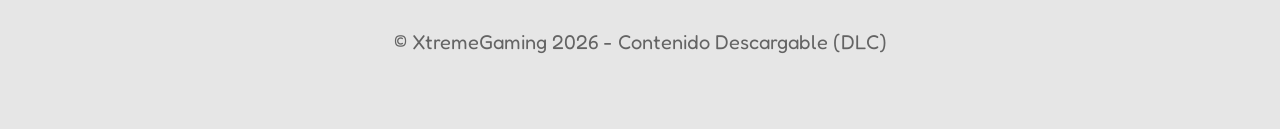
<file: dlc.html>
<!DOCTYPE html>
<html lang="es">
<head>
    <meta charset="UTF-8">
    <meta name="viewport" content="width=device-width, initial-scale=1.0">
    <title>DLC - XtremeGaming</title>
    <link rel="icon" href="media/icono.png" type="image/x-icon">
    <link href="https://fonts.googleapis.com/css2?family=Fredoka:wght@300;400;500;600;700&display=swap" rel="stylesheet">
    <style>
        * {
            box-sizing: border-box;
            font-family: 'Fredoka', sans-serif !important;
        }
        
        html {
            scroll-behavior: smooth;
        }
        
        body {
            margin: 0;
            background-color: #f8f9fa;
            color: #333;
        }
        
        h1 { font-size: 3.5em; }
        h2 { font-size: 2.7em; }
        h3 { font-size: 2em; }
        p { font-size: 1.25em; }
        
        button {
            font-size: 1em;
            font-weight: bold;
            padding: 10px 20px;
            border-radius: 10px;
            border: 1px solid rgba(0,0,0,0.5);
            box-shadow: 2px 2px 10px rgba(0,0,0,0.5);
            color: white;
            background-color: orangered;
            cursor: pointer;
            font-family: 'Fredoka', sans-serif;
        }
        
        button:hover {
            background-color: rgba(255, 72, 0, 0.8);
        }
        
        .container {
            max-width: 1400px;
            margin: auto;
            padding: 0 20px;
        }

        header {
            background-color: rgb(245,245,245);
            width: 100%;
            position: fixed;
            top: 0;
            z-index: 1000;
        }
        
        header .logo {
            margin: 0;
            padding: 25px 30px;
            font-weight: bold;
            color: orangered;
            font-size: 1.6em;
        }
        
        header .container {
            display: flex;
            flex-direction: column;
            align-items: center;
        }
        
        header nav {
            display: flex;
            flex-direction: column;
            text-align: center;
            padding-bottom: 25px;
        }
        
        header a {
            padding: 5px 12px;
            text-decoration: none;
            font-weight: bold;
            color: black;
        }
        
        header a:hover {
            color: orangered;
        }

        #dlc-hero {
            display: flex;
            align-items: center;
            justify-content: center;
            text-align: center;
            flex-direction: column;
            height: 40vh;
            background-image: linear-gradient(0deg, rgba(0,0,0,0.5), rgba(0,0,0,0.5)),
            url(media/room-with-lot-games-video-game-wall_875765-5370.jpg);
            background-repeat: no-repeat;
            background-size: cover;
            background-position: center center;
            padding-top: 100px;
            margin-top: 80px;
        }
        
        #dlc-hero h1 {
            color: white;
            margin-bottom: 20px;
        }
        
        #dlc-hero p {
            color: white;
            font-size: 1.5em;
        }

        .search-container {
            display: flex;
            justify-content: center;
            margin: 20px 0 30px;
            padding: 0 20px;
        }
        
        .search-box {
            display: flex;
            width: 100%;
            max-width: 500px;
        }
        
        .search-box input {
            flex: 1;
            padding: 12px 20px;
            font-size: 16px;
            border: 2px solid #ccc;
            border-right: none;
            border-radius: 4px 0 0 4px;
            font-family: 'Fredoka', sans-serif !important;
        }
        
        .search-box button {
            padding: 12px 20px;
            background-color: #4CAF50;
            color: white;
            border: none;
            border-radius: 0 4px 4px 0;
            cursor: pointer;
            font-family: 'Fredoka', sans-serif !important;
        }
        
        .search-box button:hover {
            background-color: #45a049;
        }

        .filtros-container {
            display: flex;
            justify-content: center;
            align-items: center;
            gap: 20px;
            margin-bottom: 30px;
            flex-wrap: wrap;
            background-color: white;
            padding: 15px;
            border-radius: 10px;
            box-shadow: 0 2px 10px rgba(0,0,0,0.1);
        }
        
        .filtro-titulo {
            font-size: 1.2em;
            font-weight: bold;
            color: #333;
            white-space: nowrap;
        }
        
        .filtros-plataforma {
            display: flex;
            gap: 8px;
            flex-wrap: wrap;
        }
        
        .filtro-btn {
            padding: 10px 20px;
            background-color: orangered;
            border: 2px solid orangered;
            border-radius: 25px;
            cursor: pointer;
            font-weight: bold;
            color: white;
            transition: all 0.3s ease;
            font-size: 0.95em;
            font-family: 'Fredoka', sans-serif !important;
            position: relative;
            z-index: 1;
        }
        
        .filtro-btn:hover {
            background-color: #ff6600;
            border-color: #e65c00;
        }
        
        .filtro-btn.active {
            background-color: #cc5200;
            border-color: #cc5200;
            box-shadow: 0 4px 8px rgba(204, 82, 0, 0.3);
        }

        .no-results {
            text-align: center;
            padding: 40px;
            font-style: italic;
            color: #666;
            display: none;
        }
        
        .no-results.show {
            display: block;
        }
        
        .dlc-hidden {
            display: none !important;
        }

        .plataforma-badge {
            display: inline-block;
            padding: 3px 10px;
            background-color: #666;
            color: white;
            border-radius: 12px;
            font-size: 0.8em;
            margin-left: 5px;
            font-weight: bold;
            font-family: 'Fredoka', sans-serif !important;
        }
        
        .nintendo-badge { background-color: #e60012; }
        .playstation-badge { background-color: #0066cc; }
        .xbox-badge { background-color: #107c10; }
        .steam-badge { background-color: #0082d8; }
        .epic-badge { background-color: #000000; }
        .pc-badge { background-color: #8a8a8a; }

        .dlc-grid {
            display: flex;
            flex-wrap: wrap;
            justify-content: center;
            gap: 20px;
        }
        
        .carta {
            background: white;
            border-radius: 15px;
            padding: 20px;
            margin: 15px;
            box-shadow: 0 5px 15px rgba(0,0,0,0.1);
            width: 300px;
            position: relative;
            z-index: 1;
            transition: transform 0.3s;
        }
        
        .carta:hover {
            transform: translateY(-5px);
        }
        
        .carta button {
            position: relative;
            z-index: 1;
        }
        
        .dlc-imagen {
            width: 100%;
            height: 150px;
            object-fit: cover;
            border-radius: 10px;
            margin-bottom: 15px;
            background-color: #f0f0f0;
        }

        .puntos-ganados {
            display: flex;
            align-items: center;
            justify-content: center;
            gap: 5px;
            margin-top: 12px;
            padding: 4px 8px;
            background: linear-gradient(135deg, #fff3e0, #ffe0b2);
            border-radius: 20px;
            font-size: 0.8em;
            color: #ff9800;
            font-weight: bold;
            border: 1px solid #ff9800;
        }
        
        .puntos-icono {
            font-size: 0.9em;
        }
        
        .puntos-cantidad {
            color: #e65100;
        }

        footer {
            background-color: rgb(230,230,230);
            padding: 12px 0;
            margin-top: 60px;
        }
        
        footer p {
            margin: 0;
            padding: 12px;
            color: rgb(100,100,100);
            text-align: center;
        }
        
        footer .container {
            display: flex;
            justify-content: center;
            align-items: center;
            height: 150px;
        }

        @media (min-width: 720px) {
            header .container {
                flex-direction: row;
                justify-content: space-between;
            }
            
            header nav {
                flex-direction: row;
                padding-bottom: 0;
                padding-right: 20px;
            }
            
            #dlc-hero h1 {
                font-size: 4em;
            }
            
            #dlc-hero {
                margin-top: 0;
            }
        }
        
        @media (max-width: 768px) {
            .dlc-grid {
                grid-template-columns: 1fr;
            }
        }
        
        body, h1, h2, h3, h4, h5, h6, p, span, a, button, input, textarea, select, label, li, ul, ol, div {
            font-family: 'Fredoka', sans-serif !important;
        }
        
        input::placeholder {
            font-family: 'Fredoka', sans-serif !important;
        }
    </style>
</head>
<body>

<header>
    <div class="container">
        <p class="logo">XtremeGaming</p>
        <nav>
            <a href="index.html">Inicio</a>
            <a href="index.html#VideojuegosMas">Videojuegos</a>
            <a href="tarjetas.html">Tarjetas Regalo</a>
            <a href="dispositivos.html">Dispositivos</a>
            <a href="dlc.html" style="color: orangered;">DLC</a>
            <a href="index.html#caracteristicas">Sobre Nosotros</a>
            <a href="perfil.html">Perfil</a>
            <a href="ajustes.html">Ajustes</a>
            <a href="carrito.html">Carrito</a>
            <a href="sugerencias.html">Sugerencias</a>
            <a href="actualizaciones.html">Registro de Cambios</a>
        </nav>
    </div>
</header>

<section id="dlc-hero">
    <h1>🎮 Contenido Descargable (DLC) 🎮</h1>
    <p>Expande tu experiencia con los mejores DLC</p>
</section>

<section id="dlc-contenido" style="padding: 50px 12px;">
    <div class="container">
        
        <div class="search-container">
            <div class="search-box">
                <input type="text" id="searchInput" placeholder="Buscar DLC...">
                <button id="searchButton">Buscar</button>
            </div>
        </div>
        
        <div class="filtros-container">
            <div class="filtro-titulo" style="color: white; background-color: #333; padding: 10px 20px; border-radius: 25px; font-weight: bold;">
                Filtrar por plataforma:
            </div>
            <div class="filtros-plataforma">
                <button class="filtro-btn active" data-plataforma="todos">Todos</button>
                <button class="filtro-btn" data-plataforma="nintendo">Nintendo</button>
                <button class="filtro-btn" data-plataforma="playstation">PlayStation</button>
                <button class="filtro-btn" data-plataforma="xbox">Xbox</button>
                <button class="filtro-btn" data-plataforma="steam">Steam</button>
                <button class="filtro-btn" data-plataforma="epic">Epic Games</button>
            </div>
        </div>
        
        <h2>DLC Disponibles</h2>
        
        <div class="no-results" id="noResultsMessage">
            No se encontraron DLC que coincidan con tu búsqueda.
        </div>

        <div class="dlc-grid" id="dlc-grid">
            
            <div class="carta dlc-card" data-name="Fortnite Polar Legends Pack" data-plataformas="epic" data-precio="22.99">
                <img src="media/polardlc.webp" alt="Fortnite Polar Legends" class="dlc-imagen" onerror="this.src='https://via.placeholder.com/300x150?text=Fortnite+Polar+Legends'">
                <h3 style="font-size: 1.1em; line-height: 1.3;">Fortnite - Polar Legends Pack
                    <span class="plataforma-badge epic-badge">Epic Games</span>
                </h3>
                <p style="font-size: 0.95em;">Pack de skins y objetos exclusivos</p>
                <button onclick="addToCartSimple('Fortnite - Polar Legends Pack', 22.99)">Añadir al carro</button>
                <div class="puntos-ganados">
                    <span class="puntos-icono">⭐</span>
                    <span>Ganas <span class="puntos-cantidad">230</span> Puntos Xtreme</span>
                </div>
            </div>

            <div class="carta dlc-card" data-name="Zelda: TotK Expansion Pass" data-plataformas="nintendo" data-precio="29.99">
                <img src="media/zeldadlc.png" alt="Zelda Expansion" class="dlc-imagen" onerror="this.src='https://via.placeholder.com/300x150?text=Zelda+TotK+Expansion'">
                <h3 style="font-size: 1.1em; line-height: 1.3;">Zelda: TotK - Expansion Pass
                    <span class="plataforma-badge nintendo-badge">Nintendo</span>
                </h3>
                <p style="font-size: 0.95em;">Nuevas misiones, objetos y contenido adicional</p>
                <button onclick="addToCartSimple('Zelda: TotK - Expansion Pass', 29.99)">Añadir al carro</button>
                <div class="puntos-ganados">
                    <span class="puntos-icono">⭐</span>
                    <span>Ganas <span class="puntos-cantidad">300</span> Puntos Xtreme</span>
                </div>
            </div>


            <div class="carta dlc-card" data-name="Cyberpunk 2077 - Phantom Liberty" data-plataformas="playstation,xbox,steam" data-precio="29.99">
                <img src="media/phantomliberty.jpg" alt="Cyberpunk DLC" class="dlc-imagen" onerror="this.src='https://via.placeholder.com/300x150?text=Cyberpunk+Phantom+Liberty'">
                <h3 style="font-size: 1.1em; line-height: 1.3;">Cyberpunk 2077 - Phantom Liberty
                    <span class="plataforma-badge playstation-badge">PS</span>
                    <span class="plataforma-badge xbox-badge">XB</span>
                    <span class="plataforma-badge steam-badge">Steam</span>
                </h3>
                <p style="font-size: 0.95em;">Expansión con nueva zona, historia y personajes</p>
                <button onclick="addToCartSimple('Cyberpunk 2077 - Phantom Liberty', 29.99)">Añadir al carro</button>
                <div class="puntos-ganados">
                    <span class="puntos-icono">⭐</span>
                    <span>Ganas <span class="puntos-cantidad">300</span> Puntos Xtreme</span>
                </div>
            </div>

            <div class="carta dlc-card" data-name="Elden Ring - Shadow of the Erdtree" data-plataformas="playstation,xbox,steam" data-precio="39.99">
                <img src="media/eldendlc.jpg" alt="Elden Ring DLC" class="dlc-imagen" onerror="this.src='https://via.placeholder.com/300x150?text=Elden+Ring+Shadow+of+the+Erdtree'">
                <h3 style="font-size: 1.1em; line-height: 1.3;">Elden Ring - Shadow of the Erdtree
                    <span class="plataforma-badge playstation-badge">PS</span>
                    <span class="plataforma-badge xbox-badge">XB</span>
                    <span class="plataforma-badge steam-badge">Steam</span>
                </h3>
                <p style="font-size: 0.95em;">Gran expansión con nueva área, jefes y armas</p>
                <button onclick="addToCartSimple('Elden Ring - Shadow of the Erdtree', 39.99)">Añadir al carro</button>
                <div class="puntos-ganados">
                    <span class="puntos-icono">⭐</span>
                    <span>Ganas <span class="puntos-cantidad">400</span> Puntos Xtreme</span>
                </div>
            </div>

            <div class="carta dlc-card" data-name="SSBU - Fighters Pass Vol.2" data-plataformas="nintendo" data-precio="29.99">
                <img src="media/smashdlc.jpg" alt="Smash DLC" class="dlc-imagen" onerror="this.src='https://via.placeholder.com/300x150?text=Smash+Fighters+Pass'">
                <h3 style="font-size: 1.1em; line-height: 1.3;">SSBU - Fighters Pass Vol.2
                    <span class="plataforma-badge nintendo-badge">Nintendo</span>
                </h3>
                <p style="font-size: 0.95em;">6 nuevos luchadores + escenarios y música</p>
                <button onclick="addToCartSimple('SSBU - Fighters Pass Vol.2', 29.99)">Añadir al carro</button>
                <div class="puntos-ganados">
                    <span class="puntos-icono">⭐</span>
                    <span>Ganas <span class="puntos-cantidad">300</span> Puntos Xtreme</span>
                </div>
            </div>

            <div class="carta dlc-card" data-name="Resident Evil 4 Remake - Separate Ways" data-plataformas="playstation,xbox,steam" data-precio="9.99">
                <img src="media/re4dlc.webp" alt="Resident Evil 4 Remake DLC" class="dlc-imagen" onerror="this.src='https://via.placeholder.com/300x150?text=Resident+Evil+4+Remake%3A+Separate+Ways'">
                <h3 style="font-size: 1.1em; line-height: 1.3;">Resident Evil 4 Remake - Separate Ways
                    <span class="plataforma-badge playstation-badge">PS</span>
                    <span class="plataforma-badge xbox-badge">XB</span>
                    <span class="plataforma-badge steam-badge">Steam</span>
                </h3>
                <p style="font-size: 0.95em;">Campaña adicional con Ada Wong</p>
                <button onclick="addToCartSimple('Resident Evil 4 Remake - Separate Ways', 9.99)">Añadir al carro</button>
                <div class="puntos-ganados">
                    <span class="puntos-icono">⭐</span>
                    <span>Ganas <span class="puntos-cantidad">100</span> Puntos Xtreme</span>
                </div>
            </div>

            <div class="carta dlc-card" data-name="The Witcher 3 - Blood and Wine" data-plataformas="playstation,xbox,steam" data-precio="19.99">
                <img src="media/witcherdlc.webp" alt="Witcher DLC" class="dlc-imagen" onerror="this.src='https://via.placeholder.com/300x150?text=Witcher+Blood+and+Wine'">
                <h3 style="font-size: 1.1em; line-height: 1.3;">The Witcher 3 - Blood and Wine
                    <span class="plataforma-badge playstation-badge">PS</span>
                    <span class="plataforma-badge xbox-badge">XB</span>
                    <span class="plataforma-badge steam-badge">Steam</span>
                </h3>
                <p style="font-size: 0.95em;">Expansión con nueva región de Toussaint</p>
                <button onclick="addToCartSimple('The Witcher 3 - Blood and Wine', 19.99)">Añadir al carro</button>
                <div class="puntos-ganados">
                    <span class="puntos-icono">⭐</span>
                    <span>Ganas <span class="puntos-cantidad">200</span> Puntos Xtreme</span>
                </div>
            </div>

            <div class="carta dlc-card" data-name="Mario Kart 8 - Booster Course Pass" data-plataformas="nintendo" data-precio="24.99">
                <img src="media/mk8dlc.webp" alt="Mario Kart DLC" class="dlc-imagen" onerror="this.src='https://via.placeholder.com/300x150?text=Mario+Kart+Booster+Course'">
                <h3 style="font-size: 1.1em; line-height: 1.3;">Mario Kart 8 - Booster Course Pass
                    <span class="plataforma-badge nintendo-badge">Nintendo</span>
                </h3>
                <p style="font-size: 0.95em;">48 circuitos nuevos de entregas pasadas</p>
                <button onclick="addToCartSimple('Mario Kart 8 - Booster Course Pass', 24.99)">Añadir al carro</button>
                <div class="puntos-ganados">
                    <span class="puntos-icono">⭐</span>
                    <span>Ganas <span class="puntos-cantidad">250</span> Puntos Xtreme</span>
                </div>
            </div>

            <div class="carta dlc-card" data-name="Xenoblade Chronicles 3 - Expansion Pass" data-plataformas="nintendo" data-precio="29.99">
                <img src="media/xenobladedlc.avif" alt="Xenoblade DLC" class="dlc-imagen" onerror="this.src='https://via.placeholder.com/300x150?text=Xenoblade+Expansion+Pass'">
                <h3 style="font-size: 1.1em; line-height: 1.3;">Xenoblade Chronicles 3 - Expansion Pass
                    <span class="plataforma-badge nintendo-badge">Nintendo</span>
                </h3>
                <p style="font-size: 0.95em;">Contenido adicional y historia extra "Future Redeemed"</p>
                <button onclick="addToCartSimple('Xenoblade Chronicles 3 - Expansion Pass', 29.99)">Añadir al carro</button>
                <div class="puntos-ganados">
                    <span class="puntos-icono">⭐</span>
                    <span>Ganas <span class="puntos-cantidad">300</span> Puntos Xtreme</span>
                </div>
            </div>

            <div class="carta dlc-card" data-name="Street Fighter 6 - Year 2 Pass" data-plataformas="playstation,xbox,steam" data-precio="29.99">
                <img src="media/year2.avif" alt="Street Fighter DLC" class="dlc-imagen" onerror="this.src='https://via.placeholder.com/300x150?text=Street+Fighter+6+Year+2'">
                <h3 style="font-size: 1.1em; line-height: 1.3;">Street Fighter 6 - Year 2 Pass
                    <span class="plataforma-badge playstation-badge">PS</span>
                    <span class="plataforma-badge xbox-badge">XB</span>
                    <span class="plataforma-badge steam-badge">Steam</span>
                </h3>
                <p style="font-size: 0.95em;">4 nuevos luchadores + skins y contenido</p>
                <button onclick="addToCartSimple('Street Fighter 6 - Year 2 Pass', 29.99)">Añadir al carro</button>
                <div class="puntos-ganados">
                    <span class="puntos-icono">⭐</span>
                    <span>Ganas <span class="puntos-cantidad">300</span> Puntos Xtreme</span>
                </div>
            </div>

            <div class="carta dlc-card" data-name="Donkey Kong Bananza: DK Island + Emerald Rush" data-plataformas="nintendo" data-precio="20.00">
                <img src="media/Bananzadlc.avif" alt="Donkey Kong DLC" class="dlc-imagen" onerror="this.src='https://via.placeholder.com/300x150?text=Donkey+Kong+Bananza%3A+DK+Island+%2B+Emerald+Rush'">
                <h3 style="font-size: 1.1em; line-height: 1.3;">Donkey Kong Bananza: DK Island + Emerald Rush
                    <span class="plataforma-badge nintendo-badge">Nintendo</span>
                </h3>
                <p style="font-size: 0.95em;">Nueva isla + contenido extra</p>
                <button onclick="addToCartSimple('Donkey Kong Bananza: DK Island + Emerald Rush', 20.00)">Añadir al carro</button>
                <div class="puntos-ganados">
                    <span class="puntos-icono">⭐</span>
                    <span>Ganas <span class="puntos-cantidad">200</span> Puntos Xtreme</span>
                </div>
            </div>

            <div class="carta dlc-card" data-name="Mario + Rabbids: Kingdom Battle: Donkey Kong Adventure" data-plataformas="nintendo" data-precio="15.00">
                <img src="media/rabbidsdlc.jpg" alt="Mario + Rabbids DLC" class="dlc-imagen" onerror="this.src='https://via.placeholder.com/300x150?text=Donkey+Kong+Bananza%3A+DK+Island+%2B+Emerald+Rush'">
                <h3 style="font-size: 1.1em; line-height: 1.3;">Mario + Rabbids: Kingdom Battle: Donkey Kong Adventure
                    <span class="plataforma-badge nintendo-badge">Nintendo</span>
                </h3>
                <p style="font-size: 0.95em;">Nueva adventura adicional</p>
                <button onclick="addToCartSimple('Mario + Rabbids: Kingdom Battle: Donkey Kong Adventure', 15.00)">Añadir al carro</button>
                <div class="puntos-ganados">
                    <span class="puntos-icono">⭐</span>
                    <span>Ganas <span class="puntos-cantidad">150</span> Puntos Xtreme</span>
                </div>
            </div>

            <div class="carta dlc-card" data-name="Sonic Mania Plus" data-plataformas="nintendo,playstation,xbox,epic" data-precio="5.00">
                <img src="media/sonicplus.png" alt="Sonic Mania Plus DLC" class="dlc-imagen" onerror="this.src='https://via.placeholder.com/300x150?text=Sonic+Mania+Plus'">
                <h3 style="font-size: 1.1em; line-height: 1.3;">Sonic Mania Plus
                    <span class="plataforma-badge nintendo-badge">Nintendo</span>
                    <span class="plataforma-badge playstation-badge">PS</span>
                    <span class="plataforma-badge xbox-badge">XB</span>
                    <span class="plataforma-badge epic-badge">Epic Games</span>
                </h3>
                <p style="font-size: 0.95em;">Nuevo contenido adicional</p>
                <button onclick="addToCartSimple('Sonic Mania Plus', 5.00)">Añadir al carro</button>
                <div class="puntos-ganados">
                    <span class="puntos-icono">⭐</span>
                    <span>Ganas <span class="puntos-cantidad">50</span> Puntos Xtreme</span>
                </div>
            </div>

            <div class="carta dlc-card" data-name="Resident Evil Village: Winters Expansion" data-plataformas="playstation,xbox,steam" data-precio="20.00">
                <img src="media/Re8dlc.jpg" alt="Resident Evil Village: Winters Expansion DLC" class="dlc-imagen" onerror="this.src='https://via.placeholder.com/300x150?text=Resident+Evil+Village%3A+Winters+Expansion'">
                <h3 style="font-size: 1.1em; line-height: 1.3;">Resident Evil Village: Winters Expansion
                    <span class="plataforma-badge playstation-badge">PS</span>
                    <span class="plataforma-badge xbox-badge">XB</span>
                    <span class="plataforma-badge steam-badge">Steam</span>
                </h3>
                <p style="font-size: 0.95em;">Nuevo contenido adicional</p>
                <button onclick="addToCartSimple('Resident Evil Village: Winters Expansion', 20.00)">Añadir al carro</button>
                <div class="puntos-ganados">
                    <span class="puntos-icono">⭐</span>
                    <span>Ganas <span class="puntos-cantidad">200</span> Puntos Xtreme</span>
                </div>
            </div>

            <div class="carta dlc-card" data-name="Resident Evil 2 Remake: Extra Content" data-plataformas="playstation,xbox,steam" data-precio="15.00">
                <img src="media/re2dlc.jpg" alt="Resident Evil 2 Remake: Extra Content DLC" class="dlc-imagen" onerror="this.src='https://via.placeholder.com/300x150?text=Resident+Evil+2+Remake%3A+Extra+Content'">
                <h3 style="font-size: 1.1em; line-height: 1.3;">Resident Evil 2 Remake: Extra Content
                    <span class="plataforma-badge playstation-badge">PS</span>
                    <span class="plataforma-badge xbox-badge">XB</span>
                    <span class="plataforma-badge steam-badge">Steam</span>
                </h3>
                <p style="font-size: 0.95em;">Nuevo contenido adicional</p>
                <button onclick="addToCartSimple('Resident Evil 2 Remake: Extra Content', 15.00)">Añadir al carro</button>
                <div class="puntos-ganados">
                    <span class="puntos-icono">⭐</span>
                    <span>Ganas <span class="puntos-cantidad">150</span> Puntos Xtreme</span>
                </div>
            </div>

        </div>
        
    </div>
</section>

<footer>
    <div class="container">
        <p>&copy; XtremeGaming 2026 - Contenido Descargable (DLC)</p>
    </div>
</footer>

<script>
    let plataformasSeleccionadas = ['todos'];
    
    function addToCartSimple(nombre, precio) {
        const producto = {
            nombre: nombre,
            precio: precio,
            cantidad: 1
        };
        
        let carrito = JSON.parse(localStorage.getItem('carrito')) || [];
        carrito.push(producto);
        localStorage.setItem('carrito', JSON.stringify(carrito));
        
        alert(`✓ Añadido: ${nombre} ($${precio})`);
        
        if (confirm('¿Ir al carrito?')) {
            window.location.href = 'carrito.html';
        }
        // Si el usuario hace clic en "Cancelar", simplemente no redirige
    }
    
    function filterDLC(searchTerm) {
        const dlcs = document.querySelectorAll('.dlc-card');
        const noResultsMessage = document.getElementById('noResultsMessage');
        let visibleCount = 0;
        
        searchTerm = searchTerm.toLowerCase().trim();
        
        dlcs.forEach(dlc => {
            const dlcName = dlc.getAttribute('data-name').toLowerCase();
            
            if (dlcName.includes(searchTerm) || searchTerm === '') {
                dlc.classList.remove('dlc-hidden');
                visibleCount++;
            } else {
                dlc.classList.add('dlc-hidden');
            }
        });
        
        if (visibleCount === 0 && searchTerm !== '') {
            noResultsMessage.classList.add('show');
        } else {
            noResultsMessage.classList.remove('show');
        }
        
        if (searchTerm !== '') {
            document.getElementById('dlc-contenido').scrollIntoView({
                behavior: 'smooth'
            });
        }
    }
    
    function togglePlataforma(plataforma) {
        const btnTodos = document.querySelector('[data-plataforma="todos"]');
        
        if (plataforma === 'todos') {
            document.querySelectorAll('.filtro-btn').forEach(btn => {
                if (btn.getAttribute('data-plataforma') !== 'todos') {
                    btn.classList.remove('active');
                }
            });
            btnTodos.classList.add('active');
            plataformasSeleccionadas = ['todos'];
        } 
        else {
            if (plataformasSeleccionadas.includes('todos')) {
                btnTodos.classList.remove('active');
                plataformasSeleccionadas = plataformasSeleccionadas.filter(p => p !== 'todos');
            }
            
            const index = plataformasSeleccionadas.indexOf(plataforma);
            if (index === -1) {
                plataformasSeleccionadas.push(plataforma);
                event.target.classList.add('active');
            } else {
                plataformasSeleccionadas.splice(index, 1);
                event.target.classList.remove('active');
            }
            
            if (plataformasSeleccionadas.length === 0) {
                btnTodos.classList.add('active');
                plataformasSeleccionadas = ['todos'];
            }
        }
        
        aplicarFiltros();
    }
    
    function aplicarFiltros() {
        const dlcs = document.querySelectorAll('.dlc-card');
        const noResultsMessage = document.getElementById('noResultsMessage');
        const searchTerm = document.getElementById('searchInput').value.toLowerCase().trim();
        let visibleCount = 0;
        
        if (plataformasSeleccionadas.includes('todos')) {
            dlcs.forEach(dlc => {
                const dlcName = dlc.getAttribute('data-name').toLowerCase();
                const matchesSearch = searchTerm === '' || dlcName.includes(searchTerm);
                
                if (matchesSearch) {
                    dlc.classList.remove('dlc-hidden');
                    visibleCount++;
                } else {
                    dlc.classList.add('dlc-hidden');
                }
            });
        } 
        else {
            dlcs.forEach(dlc => {
                const dlcName = dlc.getAttribute('data-name').toLowerCase();
                const plataformasDLC = dlc.getAttribute('data-plataformas').split(',');
                
                const matchesPlatform = plataformasSeleccionadas.some(plataforma => 
                    plataformasDLC.includes(plataforma)
                );
                
                const matchesSearch = searchTerm === '' || dlcName.includes(searchTerm);
                
                if (matchesPlatform && matchesSearch) {
                    dlc.classList.remove('dlc-hidden');
                    visibleCount++;
                } else {
                    dlc.classList.add('dlc-hidden');
                }
            });
        }
        
        if (visibleCount === 0) {
            noResultsMessage.classList.add('show');
        } else {
            noResultsMessage.classList.remove('show');
        }
        
        if (searchTerm !== '') {
            setTimeout(() => {
                document.getElementById('dlc-contenido').scrollIntoView({
                    behavior: 'smooth',
                    block: 'start'
                });
            }, 100);
        }
    }
    
    document.getElementById('searchButton').addEventListener('click', function() {
        aplicarFiltros();
    });
    
    document.getElementById('searchInput').addEventListener('keyup', function(event) {
        if (event.key === 'Enter') {
            aplicarFiltros();
        }
    });
    
    document.getElementById('searchInput').addEventListener('input', function() {
        if (this.value === '') {
            aplicarFiltros();
        }
    });
    
    document.querySelectorAll('.filtro-btn').forEach(btn => {
        btn.addEventListener('click', function() {
            const plataforma = this.getAttribute('data-plataforma');
            togglePlataforma(plataforma);
        });
    });
    
    window.addEventListener('load', function() {
        filterDLC('');
    });
</script>

</body>
</html>
</file>
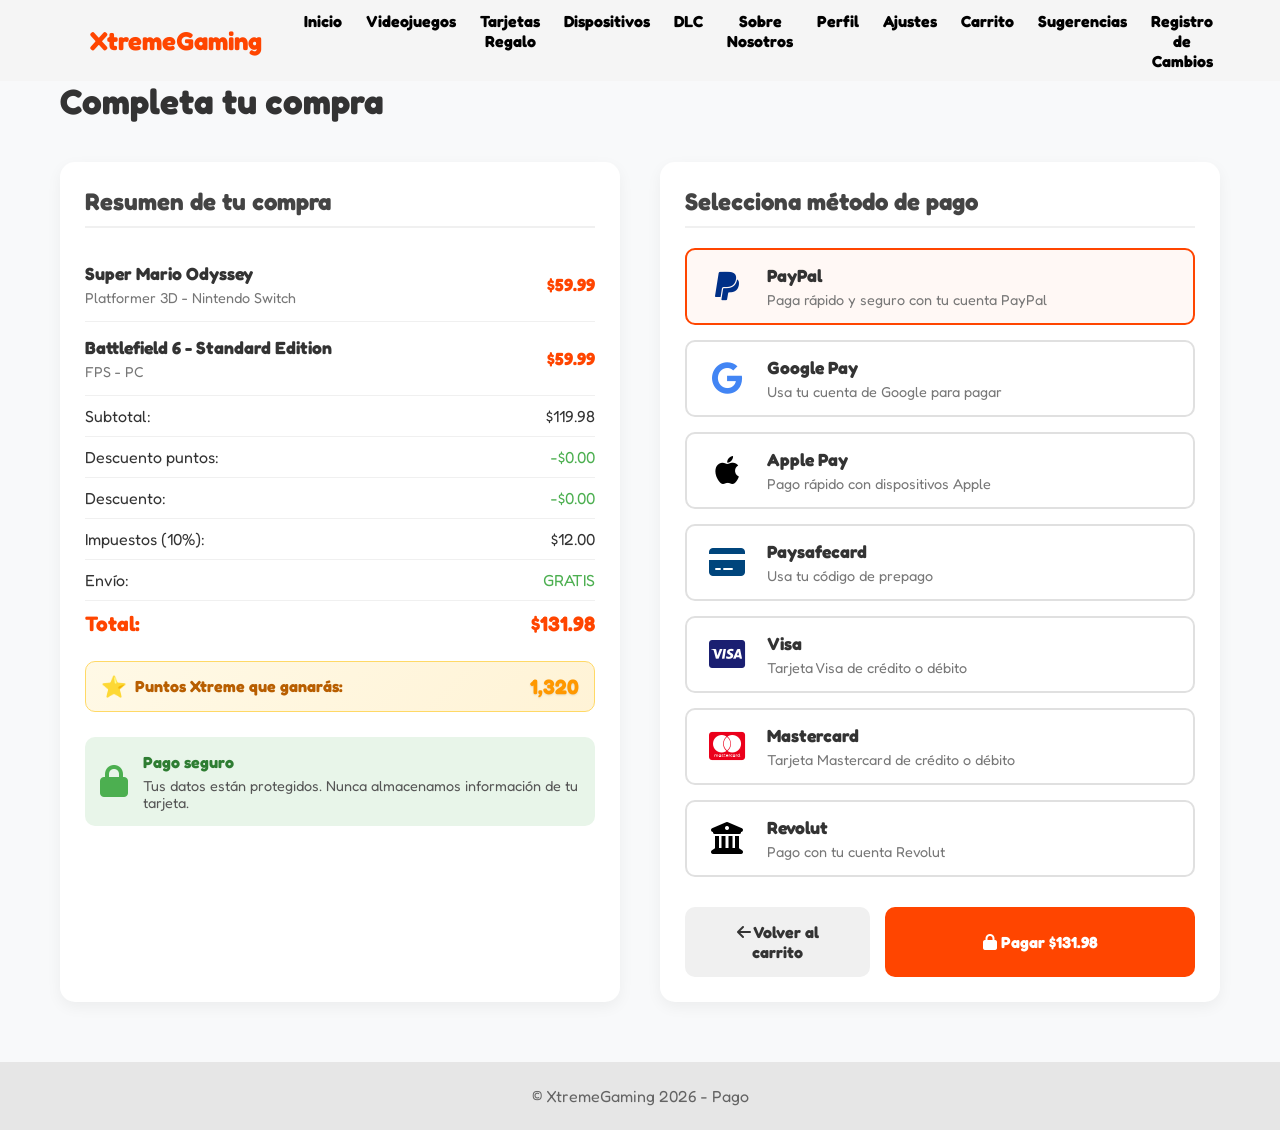
<file: pago.html>
<!DOCTYPE html>
<html lang="es">
<head>
    <meta charset="UTF-8">
    <meta name="viewport" content="width=device-width, initial-scale=1.0">
    <title>Pago - XtremeGaming</title>
    <link rel="icon" href="media/icono.png" type="image/x-icon">
    <link href="https://fonts.googleapis.com/css2?family=Fredoka:wght@300;400;500;600;700&display=swap" rel="stylesheet">
    <link rel="stylesheet" href="https://cdnjs.cloudflare.com/ajax/libs/font-awesome/6.4.0/css/all.min.css">
    <style>
        * {
            box-sizing: border-box;
            font-family: 'Fredoka', sans-serif;
        }
        
        body {
            margin: 0;
            background-color: #f8f9fa;
            color: #333;
        }
        
        .container {
            max-width: 1200px;
            margin: 0 auto;
            padding: 0 20px;
        }
        
        header {
            background-color: rgb(245,245,245);
            width: 100%;
        }
        
        header .logo {
            margin: 0;
            padding: 25px 30px;
            font-weight: bold;
            color: orangered;
            font-size: 1.6em;
        }
        
        header .container {
            display: flex;
            flex-direction: column;
            align-items: center;
        }
        
        header nav {
            display: flex;
            flex-direction: column;
            text-align: center;
            padding-bottom: 25px;
        }
        
        header a {
            padding: 5px 12px;
            text-decoration: none;
            font-weight: bold;
            color: black;
        }
        
        header a:hover {
            color: orangered;
        }
        
        @media (min-width: 720px) {
            header {
                position: fixed;
                width: 100%;
                top: 0;
                z-index: 1000;
            }
            
            header .container {
                flex-direction: row;
                justify-content: space-between;
            }
            
            header nav {
                flex-direction: row;
                padding-bottom: 0;
                padding-right: 20px;
            }
        }
        
        @media (min-width: 720px) {
            body {
                padding-top: 80px;
            }
        }
        
        .pago-container {
            display: grid;
            grid-template-columns: 1fr 1fr;
            gap: 40px;
            margin: 40px 0;
        }
        
        @media (max-width: 768px) {
            .pago-container {
                grid-template-columns: 1fr;
            }
        }
        
        .resumen-compra {
            background: white;
            border-radius: 15px;
            padding: 25px;
            box-shadow: 0 5px 15px rgba(0,0,0,0.05);
        }
        
        .metodos-pago {
            background: white;
            border-radius: 15px;
            padding: 25px;
            box-shadow: 0 5px 15px rgba(0,0,0,0.05);
        }
        
        h1 {
            color: #333;
            margin-top: 0;
            font-size: 2.2em;
            margin-bottom: 30px;
        }
        
        h2 {
            color: #444;
            margin-top: 0;
            border-bottom: 2px solid #f0f0f0;
            padding-bottom: 10px;
            font-size: 1.5em;
        }
        
        h3 {
            color: #555;
            font-size: 1.2em;
        }
        
        .producto-resumen {
            display: flex;
            justify-content: space-between;
            align-items: center;
            padding: 15px 0;
            border-bottom: 1px solid #f0f0f0;
        }
        
        .producto-info h4 {
            margin: 0 0 5px 0;
            font-size: 1.1em;
        }
        
        .producto-detalle {
            color: #777;
            font-size: 0.9em;
            margin: 0;
        }
        
        .producto-precio {
            font-weight: bold;
            color: orangered;
            font-size: 1.1em;
        }
        
        .linea-total {
            display: flex;
            justify-content: space-between;
            padding: 10px 0;
            border-bottom: 1px solid #f0f0f0;
        }
        
        .total-final {
            font-size: 1.3em;
            font-weight: bold;
            color: orangered;
            border-bottom: none !important;
        }
        
        .puntos-ganados {
            display: flex;
            justify-content: space-between;
            align-items: center;
            padding: 12px 15px;
            margin-top: 15px;
            background: linear-gradient(135deg, #fff9e6, #fff3d6);
            border-radius: 10px;
            border: 1px solid #ffd966;
            font-weight: bold;
        }
        
        .puntos-label {
            display: flex;
            align-items: center;
            gap: 8px;
            color: #b85e00;
        }
        
        .puntos-icono {
            font-size: 1.3em;
        }
        
        .puntos-cantidad {
            font-size: 1.3em;
            color: #ff9800;
            text-shadow: 0 1px 2px rgba(0,0,0,0.1);
        }
        
        .metodo-pago {
            display: flex;
            align-items: center;
            padding: 15px;
            border: 2px solid #e0e0e0;
            border-radius: 10px;
            margin-bottom: 15px;
            cursor: pointer;
            transition: all 0.3s;
        }
        
        .metodo-pago:hover {
            border-color: orangered;
            background-color: #fff8f5;
        }
        
        .metodo-pago.seleccionado {
            border-color: orangered;
            background-color: #fff8f5;
        }
        
        .icono-pago {
            font-size: 2em;
            margin-right: 15px;
            width: 50px;
            text-align: center;
        }
        
        .paypal { color: #003087; }
        .google { color: #4285F4; }
        .apple { color: #000000; }
        .paysafe { color: #00457c; }
        .visa { color: #1a1f71; }
        .mastercard { color: #eb001b; }
        .revolut { color: #000000; }
        
        .info-metodo h4 {
            margin: 0 0 5px 0;
            font-size: 1.1em;
        }
        
        .info-metodo p {
            margin: 0;
            color: #777;
            font-size: 0.9em;
        }
        
        .form-tarjeta {
            background: #f9f9f9;
            padding: 20px;
            border-radius: 10px;
            margin-top: 20px;
            display: none;
        }
        
        .form-tarjeta.visible {
            display: block;
        }
        
        .input-group {
            margin-bottom: 15px;
        }
        
        .input-group label {
            display: block;
            margin-bottom: 5px;
            font-weight: 500;
        }
        
        .input-group input {
            width: 100%;
            padding: 12px 15px;
            border: 1px solid #ddd;
            border-radius: 8px;
            font-size: 1em;
            transition: border-color 0.3s;
        }
        
        .input-group input:focus {
            border-color: orangered;
            outline: none;
        }
        
        .input-group input.error {
            border-color: #ff3333;
            background-color: #fff5f5;
        }
        
        .mensaje-error {
            color: #ff3333;
            font-size: 0.85em;
            margin-top: 5px;
            display: none;
        }
        
        .mensaje-error.visible {
            display: block;
        }
        
        .fila-inputs {
            display: grid;
            grid-template-columns: 1fr 1fr;
            gap: 15px;
        }
        
        .botones-accion {
            display: flex;
            justify-content: space-between;
            margin-top: 30px;
            gap: 15px;
        }
        
        .btn {
            padding: 15px 30px;
            border: none;
            border-radius: 10px;
            font-weight: bold;
            font-size: 1em;
            cursor: pointer;
            transition: all 0.3s;
            text-align: center;
            text-decoration: none;
            display: inline-block;
        }
        
        .btn-secundario {
            background-color: #f0f0f0;
            color: #333;
            flex: 1;
        }
        
        .btn-secundario:hover {
            background-color: #e0e0e0;
        }
        
        .btn-principal {
            background-color: orangered;
            color: white;
            flex: 2;
        }
        
        .btn-principal:hover {
            background-color: #e65c00;
        }
        
        footer {
            background-color: rgb(230,230,230);
            padding: 12px 0;
            margin-top: 60px;
        }
        
        footer p {
            margin: 0;
            padding: 12px;
            color: rgb(100,100,100);
            text-align: center;
        }
        
        .seguridad-info {
            background: #e8f5e9;
            border-radius: 10px;
            padding: 15px;
            margin-top: 25px;
            display: flex;
            align-items: center;
        }
        
        .seguridad-icono {
            font-size: 2em;
            color: #4CAF50;
            margin-right: 15px;
        }
        
        .seguridad-texto h4 {
            margin: 0 0 5px 0;
            color: #2e7d32;
        }
        
        .seguridad-texto p {
            margin: 0;
            color: #555;
            font-size: 0.9em;
        }
        
        body, h1, h2, h3, h4, h5, h6, p, span, a, button, input, textarea, select, label, li, ul, ol, div {
            font-family: 'Fredoka', sans-serif !important;
        }
    </style>
</head>
<body>
    <header>
        <div class="container">
            <p class="logo">XtremeGaming</p>
            <nav>
                <a href="index.html">Inicio</a>
                <a href="index.html#VideojuegosMas">Videojuegos</a>
                <a href="tarjetas.html">Tarjetas Regalo</a>
                <a href="dispositivos.html">Dispositivos</a>
                <a href="dlc.html">DLC</a>
                <a href="index.html#caracteristicas">Sobre Nosotros</a>
                <a href="perfil.html">Perfil</a>
                <a href="ajustes.html">Ajustes</a>
                <a href="carrito.html">Carrito</a>
                <a href="sugerencias.html">Sugerencias</a>
                <a href="actualizaciones.html">Registro de Cambios</a>
            </nav>
        </div>
    </header>

    <main class="container">
        <h1>Completa tu compra</h1>
        
        <div class="pago-container">
            <div class="resumen-compra">
                <h2>Resumen de tu compra</h2>
                
                <div class="producto-resumen">
                    <div class="producto-info">
                        <h4>Super Mario Odyssey</h4>
                        <p class="producto-detalle">Platformer 3D - Nintendo Switch</p>
                    </div>
                    <div class="producto-precio">$59.99</div>
                </div>
                
                <div class="producto-resumen">
                    <div class="producto-info">
                        <h4>Battlefield 6 - Standard Edition</h4>
                        <p class="producto-detalle">FPS - PC</p>
                    </div>
                    <div class="producto-precio">$59.99</div>
                </div>
                
                <div class="linea-total">
                    <span>Subtotal:</span>
                    <span id="subtotal">$119.98</span>
                </div>

                <div class="linea-total">
                    <span>Descuento puntos:</span>
                    <span style="color: #4CAF50;" id="descuento-puntos">-$0.00</span>
                </div>
                
                <div class="linea-total">
                    <span>Descuento:</span>
                    <span style="color: #4CAF50;" id="descuento-cupon">-$0.00</span>
                </div>
                
                <div class="linea-total">
                    <span>Impuestos (10%):</span>
                    <span id="impuestos">$12.00</span>
                </div>
                
                <div class="linea-total">
                    <span>Envío:</span>
                    <span style="color: #4CAF50;">GRATIS</span>
                </div>
                
                <div class="linea-total total-final">
                    <span>Total:</span>
                    <span id="total">$131.98</span>
                </div>
                
                <div class="puntos-ganados" id="puntos-ganados">
                    <span class="puntos-label">
                        <span class="puntos-icono">⭐</span>
                        <span>Puntos Xtreme que ganarás:</span>
                    </span>
                    <span class="puntos-cantidad" id="puntos-cantidad">1,320</span>
                </div>
                
                <div class="seguridad-info">
                    <div class="seguridad-icono">
                        <i class="fas fa-lock"></i>
                    </div>
                    <div class="seguridad-texto">
                        <h4>Pago seguro</h4>
                        <p>Tus datos están protegidos. Nunca almacenamos información de tu tarjeta.</p>
                    </div>
                </div>
            </div>
            
            <div class="metodos-pago">
                <h2>Selecciona método de pago</h2>
                
                <div class="metodo-pago" data-metodo="paypal">
                    <div class="icono-pago paypal">
                        <i class="fab fa-paypal"></i>
                    </div>
                    <div class="info-metodo">
                        <h4>PayPal</h4>
                        <p>Paga rápido y seguro con tu cuenta PayPal</p>
                    </div>
                </div>
                
                <div class="metodo-pago" data-metodo="google">
                    <div class="icono-pago google">
                        <i class="fab fa-google"></i>
                    </div>
                    <div class="info-metodo">
                        <h4>Google Pay</h4>
                        <p>Usa tu cuenta de Google para pagar</p>
                    </div>
                </div>
                
                <div class="metodo-pago" data-metodo="apple">
                    <div class="icono-pago apple">
                        <i class="fab fa-apple"></i>
                    </div>
                    <div class="info-metodo">
                        <h4>Apple Pay</h4>
                        <p>Pago rápido con dispositivos Apple</p>
                    </div>
                </div>
                
                <div class="metodo-pago" data-metodo="paysafe">
                    <div class="icono-pago paysafe">
                        <i class="fas fa-credit-card"></i>
                    </div>
                    <div class="info-metodo">
                        <h4>Paysafecard</h4>
                        <p>Usa tu código de prepago</p>
                    </div>
                </div>
                
                <div class="metodo-pago" data-metodo="tarjeta" data-tipo="visa">
                    <div class="icono-pago visa">
                        <i class="fab fa-cc-visa"></i>
                    </div>
                    <div class="info-metodo">
                        <h4>Visa</h4>
                        <p>Tarjeta Visa de crédito o débito</p>
                    </div>
                </div>
                
                <div class="metodo-pago" data-metodo="tarjeta" data-tipo="mastercard">
                    <div class="icono-pago mastercard">
                        <i class="fab fa-cc-mastercard"></i>
                    </div>
                    <div class="info-metodo">
                        <h4>Mastercard</h4>
                        <p>Tarjeta Mastercard de crédito o débito</p>
                    </div>
                </div>
                
                <div class="metodo-pago" data-metodo="revolut">
                    <div class="icono-pago revolut">
                        <i class="fas fa-university"></i>
                    </div>
                    <div class="info-metodo">
                        <h4>Revolut</h4>
                        <p>Pago con tu cuenta Revolut</p>
                    </div>
                </div>
                
                <div class="form-tarjeta" id="form-tarjeta">
                    <h3>Información de la tarjeta</h3>
                    <div class="input-group">
                        <label for="numero-tarjeta">Número de tarjeta</label>
                        <input type="text" id="numero-tarjeta" placeholder="1234 5678 9012 3456" maxlength="19">
                        <div class="mensaje-error" id="error-numero">El número de tarjeta debe tener 16 dígitos</div>
                    </div>
                    
                    <div class="input-group">
                        <label for="nombre-tarjeta">Nombre en la tarjeta</label>
                        <input type="text" id="nombre-tarjeta" placeholder="Ejemplo">
                        <div class="mensaje-error" id="error-nombre">Ingresa el nombre que aparece en la tarjeta</div>
                    </div>
                    
                    <div class="fila-inputs">
                        <div class="input-group">
                            <label for="fecha-expiracion">Fecha de expiración</label>
                            <input type="text" id="fecha-expiracion" placeholder="MM/AA" maxlength="5">
                            <div class="mensaje-error" id="error-fecha">Formato inválido. Usa MM/AA (ej: 12/25)</div>
                        </div>
                        
                        <div class="input-group">
                            <label for="cvv">CVV</label>
                            <input type="text" id="cvv" placeholder="123" maxlength="3">
                            <div class="mensaje-error" id="error-cvv">El CVV debe tener 3 dígitos</div>
                        </div>
                    </div>
                </div>
                
                <div class="botones-accion">
                    <a href="carrito.html" class="btn btn-secundario">
                        <i class="fas fa-arrow-left"></i> Volver al carrito
                    </a>
                    <button id="btn-pagar" class="btn btn-principal">
                        <i class="fas fa-lock"></i> Pagar $131.98
                    </button>
                </div>
            </div>
        </div>
    </main>

    <footer>
        <div class="container">
            <p>&copy; XtremeGaming 2026 - Pago</p>
        </div>
    </footer>

    <script>
        function calcularPuntos(total) {
            const totalNumero = parseFloat(total.replace('$', ''));
            const puntos = Math.round(totalNumero * 10);
            return puntos.toLocaleString();
        }

        document.addEventListener('DOMContentLoaded', function() {
            const totalElement = document.getElementById('total');
            const puntosCantidad = document.getElementById('puntos-cantidad');
            
            if (totalElement && puntosCantidad) {
                const puntos = calcularPuntos(totalElement.textContent);
                puntosCantidad.textContent = puntos;
            }
        });

        const metodosPago = document.querySelectorAll('.metodo-pago');
        const formularioTarjeta = document.getElementById('form-tarjeta');
        const btnPagar = document.getElementById('btn-pagar');
        let metodoSeleccionado = null;
        let tipoTarjetaSeleccionada = null;
        
        metodosPago.forEach(metodo => {
            metodo.addEventListener('click', function() {
                metodosPago.forEach(m => m.classList.remove('seleccionado'));
                
                this.classList.add('seleccionado');
                metodoSeleccionado = this.getAttribute('data-metodo');
                tipoTarjetaSeleccionada = this.getAttribute('data-tipo');
                
                if (metodoSeleccionado === 'tarjeta') {
                    formularioTarjeta.classList.add('visible');
                    const tipoDisplay = tipoTarjetaSeleccionada === 'visa' ? 'Visa' : 'Mastercard';
                    document.getElementById('numero-tarjeta').placeholder = `1234 5678 9012 3456 (${tipoDisplay})`;
                } else {
                    formularioTarjeta.classList.remove('visible');
                }
            });
        });
        
        document.getElementById('numero-tarjeta').addEventListener('input', function(e) {
            let valor = e.target.value.replace(/\s+/g, '').replace(/[^0-9]/gi, '');
            let formato = valor.match(/.{1,4}/g);
            if (formato) {
                e.target.value = formato.join(' ');
            }
            
            const numeroLimpio = valor.replace(/\D/g, '');
            if (numeroLimpio.length === 16) {
                this.classList.remove('error');
                document.getElementById('error-numero').classList.remove('visible');
            } else if (numeroLimpio.length > 0) {
                this.classList.add('error');
                document.getElementById('error-numero').classList.add('visible');
            } else {
                this.classList.remove('error');
                document.getElementById('error-numero').classList.remove('visible');
            }
        });
        
        document.getElementById('fecha-expiracion').addEventListener('input', function(e) {
            let valor = e.target.value;
            let valorLimpio = valor.replace(/[^0-9]/g, '');
            
            if (valorLimpio !== valor.replace(/\D/g, '')) {
                e.target.value = valorLimpio;
                return;
            }
            
            if (valorLimpio.length > 4) {
                valorLimpio = valorLimpio.substring(0, 4);
            }
            
            if (valorLimpio.length >= 2) {
                const mes = valorLimpio.substring(0, 2);
                const año = valorLimpio.substring(2, 4);
                
                const mesNum = parseInt(mes);
                if (mesNum < 1 || mesNum > 12) {
                    this.classList.add('error');
                    document.getElementById('error-fecha').textContent = 'Mes inválido. Usa 01-12';
                    document.getElementById('error-fecha').classList.add('visible');
                } else {
                    this.classList.remove('error');
                    document.getElementById('error-fecha').classList.remove('visible');
                }
                
                e.target.value = mes + '/' + año;
            } else {
                e.target.value = valorLimpio;
            }
            
            if (valorLimpio.length === 4) {
                const mes = parseInt(valorLimpio.substring(0, 2));
                const año = parseInt(valorLimpio.substring(2, 4));
                
                const añoActual = new Date().getFullYear() % 100;
                const mesActual = new Date().getMonth() + 1;
                
                if (mes < 1 || mes > 12) {
                    this.classList.add('error');
                    document.getElementById('error-fecha').textContent = 'Mes inválido. Usa 01-12';
                    document.getElementById('error-fecha').classList.add('visible');
                } else if (año < añoActual || (año === añoActual && mes < mesActual)) {
                    this.classList.add('error');
                    document.getElementById('error-fecha').textContent = 'La tarjeta ha expirado';
                    document.getElementById('error-fecha').classList.add('visible');
                } else {
                    this.classList.remove('error');
                    document.getElementById('error-fecha').classList.remove('visible');
                }
            }
        });
        
        document.getElementById('fecha-expiracion').addEventListener('keydown', function(e) {
            if (e.key === 'Backspace' || e.key === 'Delete') {
                setTimeout(() => {
                    if (this.value.length === 3 && this.value.charAt(2) === '/') {
                        this.value = this.value.substring(0, 2);
                    }
                }, 0);
            }
        });
        
        document.getElementById('cvv').addEventListener('input', function(e) {
            e.target.value = e.target.value.replace(/[^0-9]/g, '');
            
            if (e.target.value.length === 3) {
                this.classList.remove('error');
                document.getElementById('error-cvv').classList.remove('visible');
            } else if (e.target.value.length > 0) {
                this.classList.add('error');
                document.getElementById('error-cvv').classList.add('visible');
            } else {
                this.classList.remove('error');
                document.getElementById('error-cvv').classList.remove('visible');
            }
        });
        
        document.getElementById('nombre-tarjeta').addEventListener('input', function(e) {
            if (e.target.value.trim().length > 0) {
                this.classList.remove('error');
                document.getElementById('error-nombre').classList.remove('visible');
            } else {
                this.classList.add('error');
                document.getElementById('error-nombre').classList.add('visible');
            }
        });
        
        btnPagar.addEventListener('click', function() {
            if (!metodoSeleccionado) {
                alert('Por favor, selecciona un método de pago.');
                return;
            }
            
            if (metodoSeleccionado === 'tarjeta') {
                const numTarjeta = document.getElementById('numero-tarjeta').value.replace(/\s+/g, '');
                const nombre = document.getElementById('nombre-tarjeta').value.trim();
                const fecha = document.getElementById('fecha-expiracion').value;
                const cvv = document.getElementById('cvv').value;
                
                let hayErrores = false;
                
                if (!numTarjeta || numTarjeta.length !== 16) {
                    document.getElementById('numero-tarjeta').classList.add('error');
                    document.getElementById('error-numero').classList.add('visible');
                    hayErrores = true;
                }
                
                if (!nombre) {
                    document.getElementById('nombre-tarjeta').classList.add('error');
                    document.getElementById('error-nombre').classList.add('visible');
                    hayErrores = true;
                }
                
                if (!fecha || fecha.length !== 5 || !fecha.includes('/')) {
                    document.getElementById('fecha-expiracion').classList.add('error');
                    document.getElementById('error-fecha').textContent = 'Formato inválido. Usa MM/AA';
                    document.getElementById('error-fecha').classList.add('visible');
                    hayErrores = true;
                } else {
                    const partes = fecha.split('/');
                    const mes = parseInt(partes[0]);
                    const año = parseInt(partes[1]);
                    const añoActual = new Date().getFullYear() % 100;
                    const mesActual = new Date().getMonth() + 1;
                    
                    if (mes < 1 || mes > 12) {
                        document.getElementById('fecha-expiracion').classList.add('error');
                        document.getElementById('error-fecha').textContent = 'Mes inválido. Usa 01-12';
                        document.getElementById('error-fecha').classList.add('visible');
                        hayErrores = true;
                    } else if (año < añoActual || (año === añoActual && mes < mesActual)) {
                        document.getElementById('fecha-expiracion').classList.add('error');
                        document.getElementById('error-fecha').textContent = 'La tarjeta ha expirado';
                        document.getElementById('error-fecha').classList.add('visible');
                        hayErrores = true;
                    }
                }
                
                if (!cvv || cvv.length !== 3) {
                    document.getElementById('cvv').classList.add('error');
                    document.getElementById('error-cvv').classList.add('visible');
                    hayErrores = true;
                }
                
                if (hayErrores) {
                    alert('Por favor, corrige los errores en el formulario.');
                    return;
                }
            }
            
            btnPagar.innerHTML = '<i class="fas fa-spinner fa-spin"></i> Procesando...';
            btnPagar.disabled = true;
            
            setTimeout(() => {
                alert('¡Pago realizado con éxito! Tu pedido está en proceso. Gracias por tu compra.');
                window.location.href = 'index.html';
            }, 2000);
        });
        
        document.querySelector('.metodo-pago[data-metodo="paypal"]').click();
    </script>
</body>
</html>
</file>
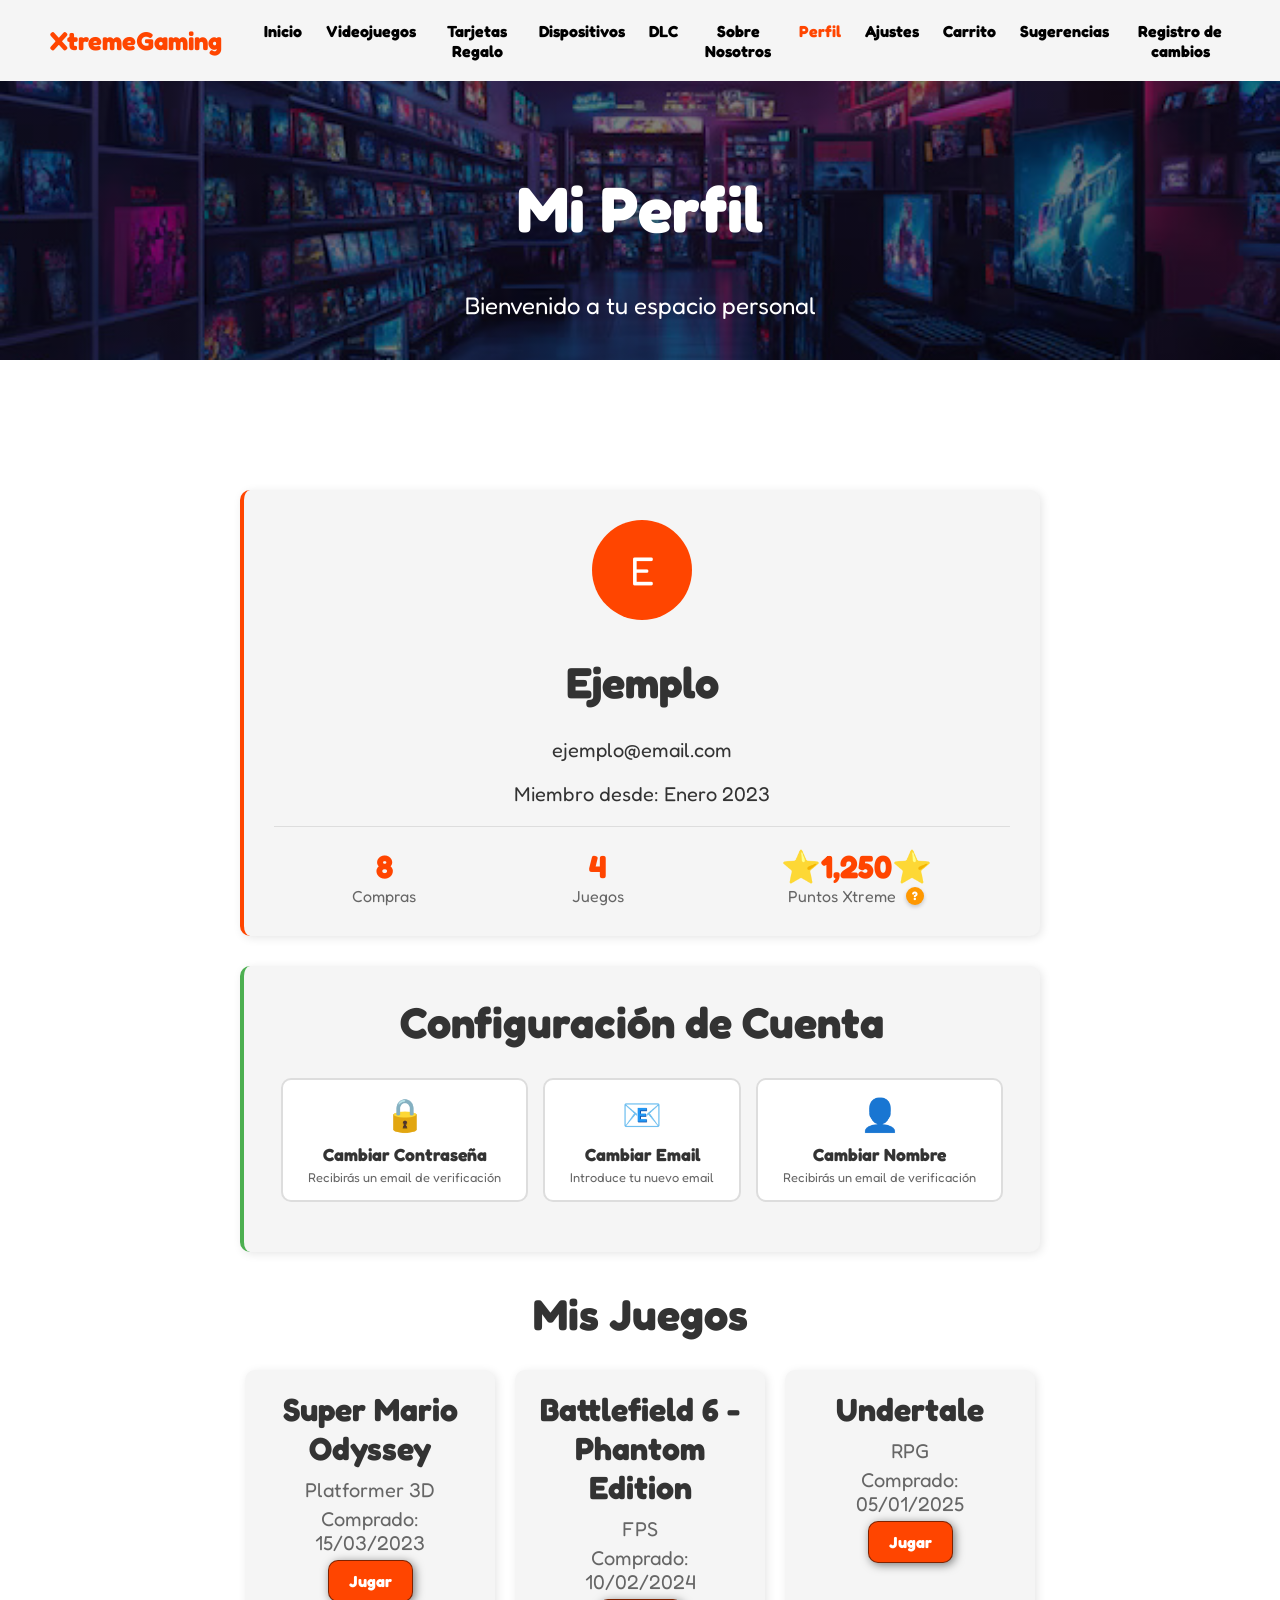
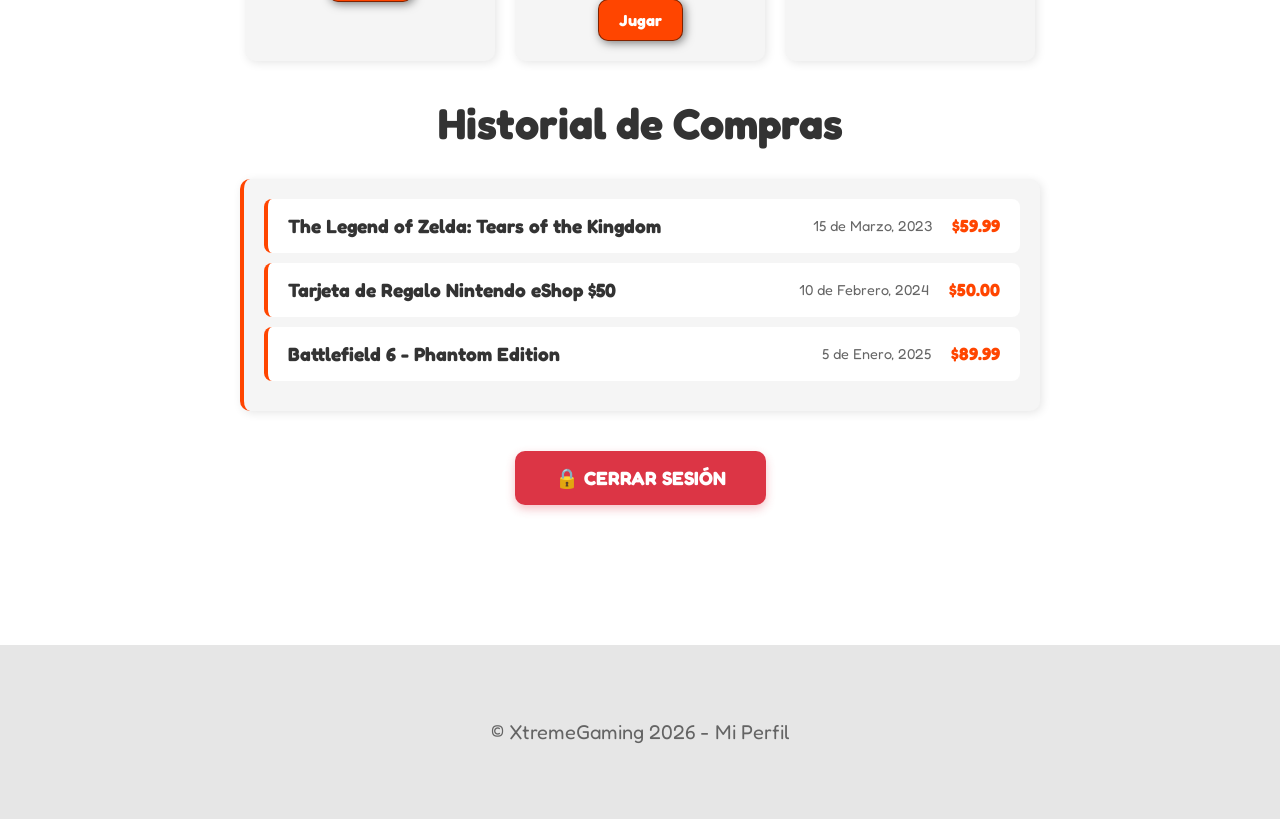
<file: perfil.html>
<!DOCTYPE html>
<html lang="es">
<head>
    <meta charset="UTF-8">
    <meta name="viewport" content="width=device-width, initial-scale=1.0">
    <title>Perfil - XtremeGaming</title>
    <link rel="icon" href="media/icono.png" type="image/x-icon">
    <link href="https://fonts.googleapis.com/css2?family=Fredoka:wght@300;400;500;600;700&display=swap" rel="stylesheet">
    <style>
        * {
            box-sizing: border-box;
            font-family: 'Fredoka', sans-serif;
        }
        
        html {
            scroll-behavior: smooth;
        }
        
        body {
            margin: 0;
            background-color: #f8f9fa;
            color: #333;
        }
        
        body.modal-abierto {
            overflow: hidden;
        }
        
        h1 { font-size: 3.5em; }
        h2 { font-size: 2.7em; }
        h3 { font-size: 2em; }
        p { font-size: 1.25em; }
        
        button {
            font-size: 1em;
            font-weight: bold;
            padding: 10px 20px;
            border-radius: 10px;
            border: 1px solid rgba(0,0,0,0.5);
            box-shadow: 2px 2px 10px rgba(0,0,0,0.5);
            color: white;
            background-color: orangered;
            cursor: pointer;
            font-family: 'Fredoka', sans-serif;
        }
        
        button:hover {
            background-color: rgba(255, 72, 0, 0.8);
        }
        
        .container {
            max-width: 1400px;
            margin: auto;
            padding: 0 20px;
        }

        header {
            background-color: rgb(245,245,245);
            width: 100%;
            position: fixed;
            top: 0;
            z-index: 1000;
        }
        
        header .logo {
            margin: 0;
            padding: 25px 30px;
            font-weight: bold;
            color: orangered;
            font-size: 1.6em;
        }
        
        header .container {
            display: flex;
            flex-direction: column;
            align-items: center;
        }
        
        header nav {
            display: flex;
            flex-direction: column;
            text-align: center;
            padding-bottom: 25px;
        }
        
        header a {
            padding: 5px 12px;
            text-decoration: none;
            font-weight: bold;
            color: black;
            font-family: 'Fredoka', sans-serif;
        }
        
        header a:hover {
            color: orangered;
        }

        #perfil-hero {
            display: flex;
            align-items: center;
            justify-content: center;
            text-align: center;
            flex-direction: column;
            height: 40vh;
            background-image: linear-gradient(0deg, rgba(0,0,0,0.5), rgba(0,0,0,0.5)),
            url(media/room-with-lot-games-video-game-wall_875765-5370.jpg);
            background-repeat: no-repeat;
            background-size: cover;
            background-position: center center;
            padding-top: 100px;
            margin-top: 80px;
        }
        
        #perfil-hero h1 {
            color: white;
            margin-bottom: 20px;
            font-family: 'Fredoka', sans-serif;
        }
        
        #perfil-hero p {
            color: white;
            font-size: 1.5em;
            font-family: 'Fredoka', sans-serif;
        }

        #perfil-contenido {
            padding: 100px 12px;
            background-color: white;
        }
        
        #perfil-contenido h2 {
            text-align: center;
            margin-bottom: 30px;
            color: #333;
            font-family: 'Fredoka', sans-serif;
        }

        .perfil-card {
            background-color: #f5f5f5;
            padding: 30px;
            margin: 30px auto;
            max-width: 800px;
            border-radius: 10px;
            border-left: 4px solid orangered;
            box-shadow: 2px 2px 10px rgba(0,0,0,0.1);
            text-align: center;
        }
        
        .avatar {
            width: 100px;
            height: 100px;
            background-color: orangered;
            border-radius: 50%;
            margin: 0 auto 20px;
            color: white;
            font-size: 2.5em;
            display: flex;
            align-items: center;
            justify-content: center;
        }
        
        .estadisticas {
            display: flex;
            justify-content: space-around;
            margin-top: 20px;
            padding-top: 20px;
            border-top: 1px solid #ddd;
            align-items: center;
        }
        
        .estadistica {
            text-align: center;
            position: relative;
        }
        
        .numero {
            font-size: 2em;
            font-weight: bold;
            color: orangered;
            display: block;
        }
        
        .label {
            color: #666;
            display: flex;
            align-items: center;
            justify-content: center;
            gap: 5px;
        }
        
        .info-btn {
            display: inline-flex;
            align-items: center;
            justify-content: center;
            width: 18px;
            height: 18px;
            border-radius: 50%;
            background-color: #ff9800;
            color: white;
            font-size: 12px;
            font-weight: bold;
            cursor: pointer;
            border: none;
            margin-left: 5px;
            padding: 0;
            line-height: 1;
            box-shadow: 0 2px 4px rgba(0,0,0,0.2);
            transition: all 0.2s;
        }
        
        .info-btn:hover {
            background-color: #e68900;
            transform: scale(1.1);
        }
        
        .modal-puntos {
            max-width: 450px;
        }
        
        .modal-puntos h3 {
            color: #ff9800;
            margin-top: 0;
            display: flex;
            align-items: center;
            gap: 10px;
        }
        
        .modal-puntos ul {
            padding-left: 20px;
        }
        
        .modal-puntos li {
            margin-bottom: 10px;
            color: #555;
        }
        
        .modal-puntos .puntos-destacado {
            background: #fff3e0;
            padding: 15px;
            border-radius: 8px;
            margin: 15px 0;
            border-left: 4px solid #ff9800;
        }

        .configuracion-card {
            background-color: #f5f5f5;
            padding: 30px;
            margin: 30px auto;
            max-width: 800px;
            border-radius: 10px;
            border-left: 4px solid #4CAF50;
            box-shadow: 2px 2px 10px rgba(0,0,0,0.1);
        }
        
        .configuracion-grid {
            display: flex;
            flex-wrap: wrap;
            gap: 15px;
            justify-content: center;
            margin: 20px 0;
        }
        
        .config-btn {
            display: flex;
            flex-direction: column;
            align-items: center;
            padding: 15px 25px;
            background-color: white;
            border: 2px solid #ddd;
            border-radius: 10px;
            cursor: pointer;
            transition: all 0.3s;
            min-width: 160px;
        }
        
        .config-btn:hover {
            border-color: #4CAF50;
            transform: translateY(-2px);
        }
        
        .config-btn.pass-btn:hover { border-color: #ff9800; }
        .config-btn.email-btn:hover { border-color: #2196F3; }
        .config-btn.name-btn:hover { border-color: #9C27B0; }
        
        .config-icon {
            font-size: 2em;
            margin-bottom: 10px;
        }
        
        .config-text {
            font-weight: bold;
            font-size: 1.1em;
        }
        
        .config-desc {
            font-size: 0.8em;
            color: #666;
            margin-top: 5px;
        }
        
        .cerrar-sesion-container {
            text-align: center;
            margin: 40px auto;
            max-width: 800px;
        }
        
        .cerrar-sesion-btn {
            background-color: #dc3545;
            padding: 15px 40px;
            font-size: 1.2em;
            border: none;
            box-shadow: 0 4px 10px rgba(220, 53, 69, 0.3);
            transition: all 0.3s;
        }
        
        .cerrar-sesion-btn:hover {
            background-color: #c82333;
            transform: translateY(-2px);
            box-shadow: 0 6px 15px rgba(220, 53, 69, 0.4);
        }
        
        .modal-overlay {
            display: none;
            position: fixed;
            top: 0;
            left: 0;
            width: 100%;
            height: 100%;
            background-color: rgba(0,0,0,0.5);
            z-index: 2000;
            justify-content: center;
            align-items: center;
        }
        
        .modal {
            background-color: white;
            padding: 30px;
            border-radius: 15px;
            max-width: 400px;
            width: 90%;
            box-shadow: 0 5px 25px rgba(0,0,0,0.2);
            max-height: 90vh;
            overflow-y: auto;
        }
        
        .modal h3 {
            margin-top: 0;
            color: #333;
        }
        
        .modal input {
            width: 100%;
            padding: 12px;
            margin: 10px 0;
            border: 1px solid #ddd;
            border-radius: 5px;
            font-family: 'Fredoka', sans-serif;
        }
        
        .modal-buttons {
            display: flex;
            gap: 10px;
            justify-content: flex-end;
            margin-top: 20px;
        }
        
        .modal-btn {
            padding: 10px 20px;
            border: none;
            border-radius: 5px;
            cursor: pointer;
            font-weight: bold;
        }
        
        .modal-btn.cancel {
            background-color: #f0f0f0;
            color: #333;
        }
        
        .modal-btn.confirm {
            background-color: #4CAF50;
            color: white;
        }
        
        .modal-btn.danger {
            background-color: #dc3545;
            color: white;
        }

        .juegos-grid {
            display: flex;
            justify-content: center;
            gap: 20px;
            flex-wrap: wrap;
            margin: 20px 0;
        }
        
        .juego-card {
            width: 250px;
            padding: 20px;
            background-color: #f5f5f5;
            border-radius: 10px;
            text-align: center;
            box-shadow: 2px 2px 10px rgba(0,0,0,0.1);
        }
        
        .juego-card h3 {
            margin: 0 0 10px 0;
            font-family: 'Fredoka', sans-serif;
        }
        
        .juego-card p {
            color: #666;
            margin: 5px 0;
            font-family: 'Fredoka', sans-serif;
        }

        .historial-item {
            background-color: white;
            padding: 15px 20px;
            margin-bottom: 10px;
            border-radius: 8px;
            border-left: 4px solid orangered;
            display: flex;
            justify-content: space-between;
            align-items: center;
        }
        
        .historial-item > div {
            display: flex;
            justify-content: space-between;
            align-items: center;
            flex: 1;
            margin-right: 20px;
        }
        
        .historial-item h3 {
            margin: 0;
            font-size: 1.2em;
        }
        
        .fecha {
            color: #666;
            font-size: 0.9em;
            white-space: nowrap;
            margin-left: 20px;
        }
        
        .precio {
            color: orangered;
            font-weight: bold;
            font-size: 1.1em;
            white-space: nowrap;
        }

        footer {
            background-color: rgb(230,230,230);
            padding: 12px 0;
        }
        
        footer p {
            margin: 0;
            padding: 12px;
            color: rgb(100,100,100);
            text-align: center;
        }
        
        footer .container {
            display: flex;
            justify-content: center;
            align-items: center;
            height: 150px;
        }

        @media (min-width: 720px) {
            header .container {
                flex-direction: row;
                justify-content: space-between;
            }
            
            header nav {
                flex-direction: row;
                padding-bottom: 0;
                padding-right: 20px;
            }
            
            #perfil-hero h1 {
                font-size: 4em;
            }
            
            #perfil-hero {
                margin-top: 0;
            }
        }
        
        @media (max-width: 768px) {
            .estadisticas {
                flex-direction: column;
                gap: 15px;
            }
            
            .historial-item {
                flex-direction: column;
                align-items: flex-start;
            }
            
            .historial-item > div {
                width: 100%;
                margin-right: 0;
                margin-bottom: 10px;
                flex-wrap: wrap;
            }
            
            .fecha {
                margin-left: 0;
            }
            
            .configuracion-grid {
                flex-direction: column;
                align-items: center;
            }
            
            .config-btn {
                width: 100%;
                max-width: 250px;
            }
        }
        
        body, h1, h2, h3, h4, h5, h6, p, span, a, button, input, textarea, select, label, li, ul, ol, div {
            font-family: 'Fredoka', sans-serif !important;
        }
    </style>
</head>
<body>

<header>
    <div class="container">
        <p class="logo">XtremeGaming</p>
        <nav>
            <a href="index.html">Inicio</a>
            <a href="index.html#VideojuegosMas">Videojuegos</a>
            <a href="tarjetas.html">Tarjetas Regalo</a>
            <a href="dispositivos.html">Dispositivos</a>
            <a href="dlc.html">DLC</a>
            <a href="index.html#caracteristicas">Sobre Nosotros</a>
            <a href="perfil.html" style="color: orangered;">Perfil</a>
            <a href="ajustes.html">Ajustes</a>
            <a href="carrito.html">Carrito</a>
            <a href="sugerencias.html">Sugerencias</a>
            <a href="actualizaciones.html">Registro de cambios</a>
        </nav>
    </div>
</header>

<section id="perfil-hero">
    <h1>Mi Perfil</h1>
    <p>Bienvenido a tu espacio personal</p>
</section>

<section id="perfil-contenido">
    <div class="container">
        <div class="perfil-card">
            <div class="avatar">E</div>
            <h2 id="nombre-usuario">Ejemplo</h2>
            <p id="email-usuario">ejemplo@email.com</p>
            <p>Miembro desde: Enero 2023</p>
            
            <div class="estadisticas">
                <div class="estadistica">
                    <span class="numero">8</span>
                    <span class="label">Compras</span>
                </div>
                <div class="estadistica">
                    <span class="numero">4</span>
                    <span class="label">Juegos</span>
                </div>
                <div class="estadistica">
                    <span class="numero" id="puntos-usuario">⭐1,250⭐</span>
                    <span class="label">
                        Puntos Xtreme
                        <button class="info-btn" onclick="abrirModalPuntos()">?</button>
                    </span>
                </div>
            </div>
        </div>
        
        <div id="modal-puntos" class="modal-overlay" onclick="cerrarModalPuntos(event)">
            <div class="modal modal-puntos" onclick="event.stopPropagation()">
                <h3>
                    <span>⭐</span>
                    ¿Qué son los Puntos Xtreme?
                </h3>
                
                <div class="puntos-destacado">
                    <p style="margin: 0; font-weight: bold; color: #ff9800;">Tus puntos actuales: <span id="modal-puntos-cantidad">1,250</span></p>
                </div>
                
                <ul>
                    <li><strong>Gana puntos:</strong> Por cada compra recibes puntos equivalentes al 10% del total (ej: $100 = 1,000 puntos).</li>
                    <li><strong>Canjea tus puntos:</strong> 100 puntos = $1 de descuento en una de tus futuras compras.</li>
                    <li><strong>Máximo por compra:</strong> Puedes canjear hasta 1,000 puntos ($10) en una sola compra.</li>
                    <li><strong>Solo múltiplos de 100:</strong> Debes canjear puntos de 100 en 100 (100, 200, 300...).</li>
                    <li><strong>Participa en sorteos:</strong> Usa 50 puntos para participar en cada uno de nuestros sorteos diarios.</li>
                    <li><strong>Los puntos no caducan:</strong> Acumula todos los que quieras y úsalos cuando mejor te convenga.</li>
                </ul>
                
                <p style="background: #f5f5f5; padding: 10px; border-radius: 5px; margin-bottom: 0;">
                    💡 <strong>Consejo:</strong> Cuanto más compras, más puntos acumulas. ¡Revisa los sorteos diarios en la seccion de Videojuegos para ganar premios increíbles!
                </p>
                
                <div class="modal-buttons">
                    <button class="modal-btn confirm" onclick="cerrarModalPuntos()">Entendido</button>
                </div>
            </div>
        </div>
        
        <div class="configuracion-card">
            <h2 style="text-align: center; margin-top: 0;">Configuración de Cuenta</h2>
            
            <div class="configuracion-grid">
                <div class="config-btn pass-btn" onclick="abrirModal('pass')">
                    <span class="config-icon">🔒</span>
                    <span class="config-text">Cambiar Contraseña</span>
                    <span class="config-desc">Recibirás un email de verificación</span>
                </div>
                
                <div class="config-btn email-btn" onclick="abrirModal('email')">
                    <span class="config-icon">📧</span>
                    <span class="config-text">Cambiar Email</span>
                    <span class="config-desc">Introduce tu nuevo email</span>
                </div>
                
                <div class="config-btn name-btn" onclick="abrirModal('name')">
                    <span class="config-icon">👤</span>
                    <span class="config-text">Cambiar Nombre</span>
                    <span class="config-desc">Recibirás un email de verificación</span>
                </div>
            </div>
        </div>
        
        <div id="modal-pass" class="modal-overlay">
            <div class="modal">
                <h3>Cambiar Contraseña</h3>
                <p>Se enviará un email de verificación a <strong id="email-actual-pass">ejemplo@email.com</strong></p>
                <p style="font-size: 0.9em; color: #666;">Haz clic en el enlace del email para continuar con el cambio de contraseña.</p>
                <div class="modal-buttons">
                    <button class="modal-btn cancel" onclick="cerrarModal('pass')">Cancelar</button>
                    <button class="modal-btn confirm" onclick="enviarVerificacion('pass')">Enviar verificación</button>
                </div>
            </div>
        </div>
        
        <div id="modal-email" class="modal-overlay">
            <div class="modal">
                <h3>Cambiar Email</h3>
                <p>Email actual: <strong id="email-actual-email">ejemplo@email.com</strong></p>
                <input type="email" id="nuevo-email" placeholder="Nuevo email">
                <p style="font-size: 0.9em; color: #666;">Te enviaremos un código de verificación a este nuevo email.</p>
                <div class="modal-buttons">
                    <button class="modal-btn cancel" onclick="cerrarModal('email')">Cancelar</button>
                    <button class="modal-btn confirm" onclick="enviarVerificacion('email')">Enviar verificación</button>
                </div>
            </div>
        </div>
        
        <div id="modal-name" class="modal-overlay">
            <div class="modal">
                <h3>Cambiar Nombre</h3>
                <p>Nombre actual: <strong id="nombre-actual">Ejemplo</strong></p>
                <p>Se enviará un email de verificación a <strong id="email-actual-name">ejemplo@email.com</strong></p>
                <p style="font-size: 0.9em; color: #666;">Haz clic en el enlace del email para confirmar el cambio de nombre.</p>
                <div class="modal-buttons">
                    <button class="modal-btn cancel" onclick="cerrarModal('name')">Cancelar</button>
                    <button class="modal-btn confirm" onclick="enviarVerificacion('name')">Enviar verificación</button>
                </div>
            </div>
        </div>
        
        <!-- MODAL DE CONFIRMACIÓN DE CIERRE DE SESIÓN -->
        <div id="modal-cerrar" class="modal-overlay" onclick="cerrarModalCerrar(event)">
            <div class="modal" onclick="event.stopPropagation()">
                <h3>🔒 Cerrar Sesión</h3>
                <p>¿Estás seguro de que quieres cerrar sesión?</p>
                <p style="font-size: 0.9em; color: #666;">Tendrás que volver a iniciar sesión para acceder a tu perfil.</p>
                <div class="modal-buttons">
                    <button class="modal-btn cancel" onclick="cerrarModalCerrar()">Cancelar</button>
                    <button class="modal-btn danger" onclick="cerrarSesion()">Sí, cerrar sesión</button>
                </div>
            </div>
        </div>
        
        <h2>Mis Juegos</h2>
        <div class="juegos-grid">
            <div class="juego-card">
                <h3>Super Mario Odyssey</h3>
                <p>Platformer 3D</p>
                <p>Comprado: 15/03/2023</p>
                <button onclick="alert('Iniciando juego: Super Mario Odyssey')">Jugar</button>
            </div>
            
            <div class="juego-card">
                <h3>Battlefield 6 - Phantom Edition</h3>
                <p>FPS</p>
                <p>Comprado: 10/02/2024</p>
                <button onclick="alert('Iniciando juego: Battlefield 6 - Phantom Edition')">Jugar</button>
            </div>
            
            <div class="juego-card">
                <h3>Undertale</h3>
                <p>RPG</p>
                <p>Comprado: 05/01/2025</p>
                <button onclick="alert('Iniciando juego: Undertale')">Jugar</button>
            </div>
        </div>
        
        <h2>Historial de Compras</h2>
        <div class="perfil-card" style="padding: 20px;">
            <div class="historial-item">
                <div>
                    <h3>The Legend of Zelda: Tears of the Kingdom</h3>
                    <span class="fecha">15 de Marzo, 2023</span>
                </div>
                <span class="precio">$59.99</span>
            </div>
            
            <div class="historial-item">
                <div>
                    <h3>Tarjeta de Regalo Nintendo eShop $50</h3>
                    <span class="fecha">10 de Febrero, 2024</span>
                </div>
                <span class="precio">$50.00</span>
            </div>
            
            <div class="historial-item">
                <div>
                    <h3>Battlefield 6 - Phantom Edition</h3>
                    <span class="fecha">5 de Enero, 2025</span>
                </div>
                <span class="precio">$89.99</span>
            </div>
        </div>
        
        <div class="cerrar-sesion-container">
            <button class="cerrar-sesion-btn" onclick="abrirModalCerrar()">
                🔒 CERRAR SESIÓN
            </button>
        </div>
        
    </div>
</section>

<footer>
    <div class="container">
        <p>&copy; XtremeGaming 2026 - Mi Perfil</p>
    </div>
</footer>

<script>
    function abrirModalPuntos() {
        const puntosUsuario = document.getElementById('puntos-usuario').textContent;
        document.getElementById('modal-puntos-cantidad').textContent = puntosUsuario.replace(/[^0-9,]/g, '');
        
        document.getElementById('modal-puntos').style.display = 'flex';
        document.body.classList.add('modal-abierto');
    }
    
    function cerrarModalPuntos(event) {
        if (!event || event.target === document.getElementById('modal-puntos')) {
            document.getElementById('modal-puntos').style.display = 'none';
            document.body.classList.remove('modal-abierto');
        }
    }
    
    function abrirModal(tipo) {
        document.getElementById(`modal-${tipo}`).style.display = 'flex';
        document.body.classList.add('modal-abierto');
    }
    
    function cerrarModal(tipo) {
        document.getElementById(`modal-${tipo}`).style.display = 'none';
        document.body.classList.remove('modal-abierto');
        if (tipo === 'email') {
            document.getElementById('nuevo-email').value = '';
        }
    }
    
    function abrirModalCerrar() {
        document.getElementById('modal-cerrar').style.display = 'flex';
        document.body.classList.add('modal-abierto');
    }
    
    function cerrarModalCerrar(event) {
        if (!event || event.target === document.getElementById('modal-cerrar')) {
            document.getElementById('modal-cerrar').style.display = 'none';
            document.body.classList.remove('modal-abierto');
        }
    }
    
    function cerrarSesion() {
        alert('✅ Has cerrado sesión correctamente.\nSerás redirigido a la página de inicio.');
        
        window.location.href = 'index.html';
    }
    
    function enviarVerificacion(tipo) {
        const emailActual = 'ejemplo@email.com';
        const nombreActual = 'Ejemplo';
        
        if (tipo === 'email') {
            const nuevoEmail = document.getElementById('nuevo-email').value.trim();
            
            if (!nuevoEmail) {
                alert('❌ Por favor, ingresa un nuevo email');
                return;
            }
            
            if (!nuevoEmail.includes('@') || !nuevoEmail.includes('.')) {
                alert('❌ Por favor, ingresa un email válido');
                return;
            }
            
            alert(`✅ Se ha enviado un código de verificación a ${nuevoEmail}\nPor favor, revisa tu bandeja de entrada.`);
            document.getElementById('email-usuario').textContent = nuevoEmail;
            document.getElementById('email-actual-email').textContent = nuevoEmail;
            document.getElementById('email-actual-pass').textContent = nuevoEmail;
            document.getElementById('email-actual-name').textContent = nuevoEmail;
            
        } else if (tipo === 'pass') {
            alert(`✅ Se ha enviado un email de verificación a ${emailActual}\nHaz clic en el enlace para cambiar tu contraseña.`);
            
        } else if (tipo === 'name') {
            alert(`✅ Se ha enviado un email de verificación a ${emailActual}\nHaz clic en el enlace para confirmar el cambio de nombre.`);
        }
        
        cerrarModal(tipo);
    }
    
    window.onclick = function(event) {
        if (event.target.classList.contains('modal-overlay') && 
            event.target.id !== 'modal-puntos' && 
            event.target.id !== 'modal-cerrar') {
            event.target.style.display = 'none';
            document.body.classList.remove('modal-abierto');
            if (event.target.id === 'modal-email') {
                document.getElementById('nuevo-email').value = '';
            }
        }
    };
</script>

</body>
</html>
</file>
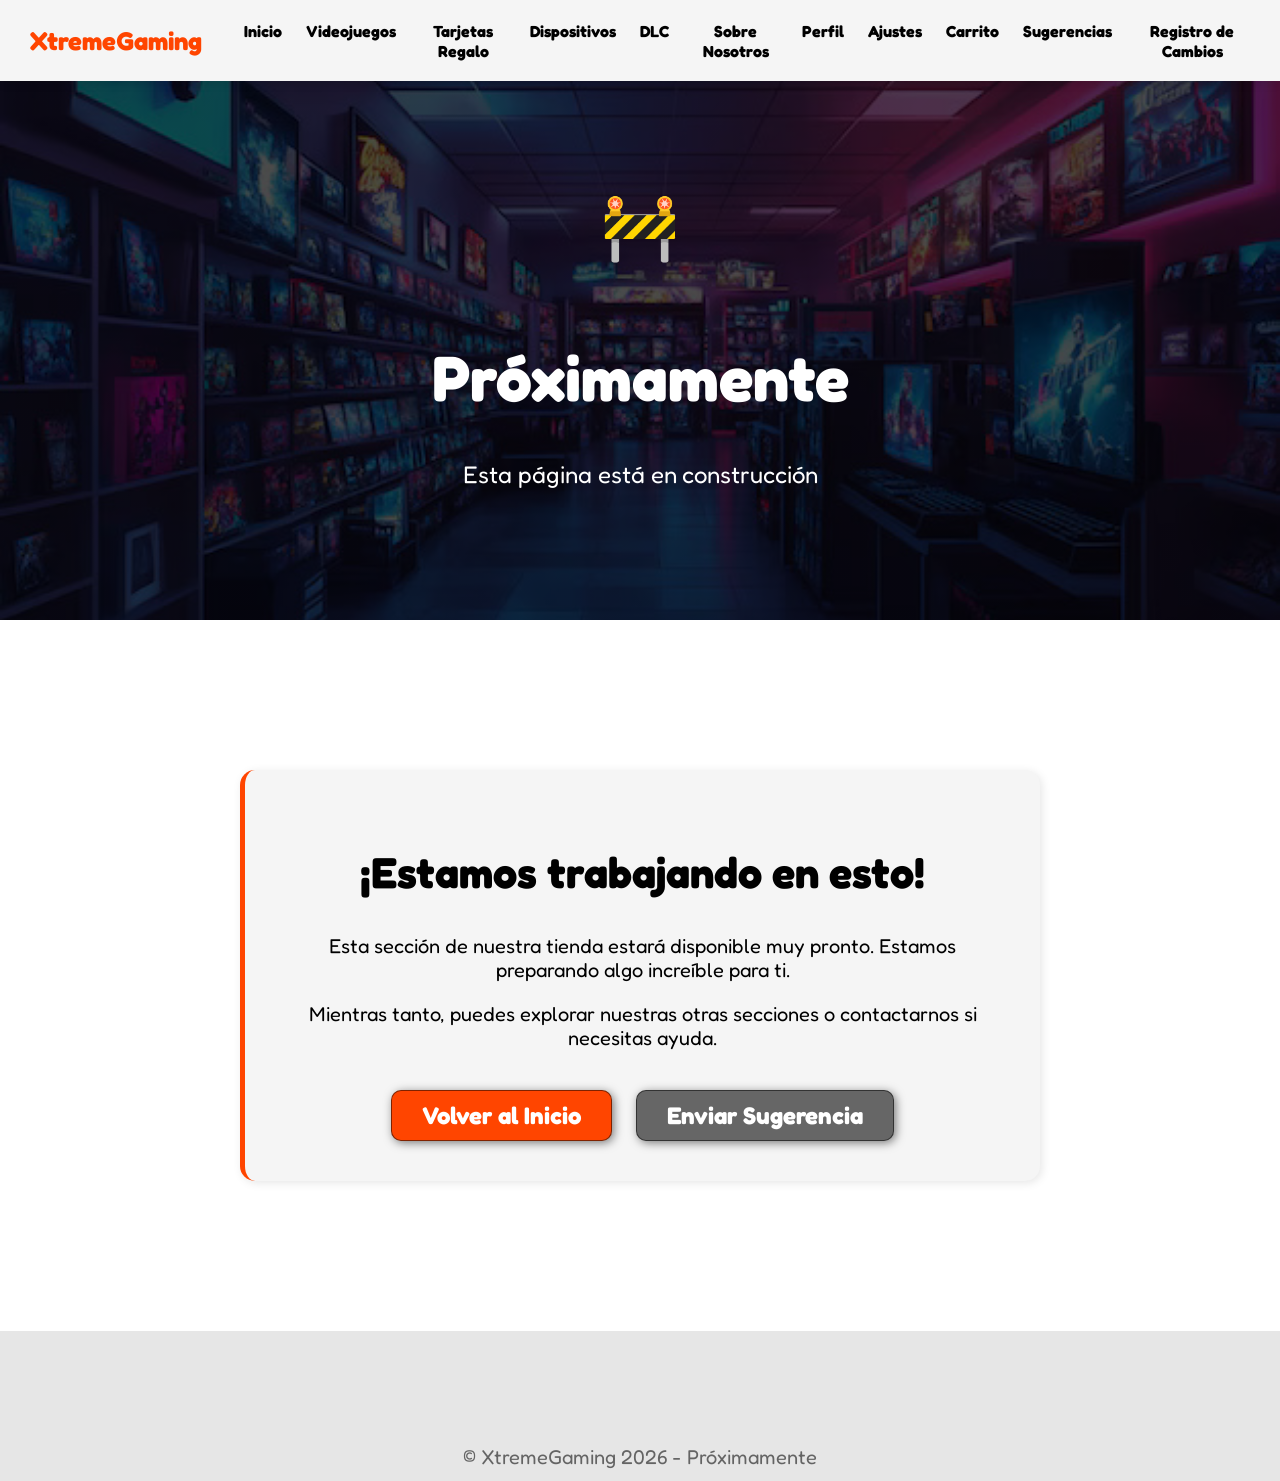
<file: proximamente.html>
<!DOCTYPE html>
<html lang="en">
<head>
    <meta charset="UTF-8">
    <meta name="viewport" content="width=device-width, initial-scale=1.0">
    <title>Próximamente - XtremeGaming</title>
    <link rel="icon" href="media/icono.png" type="image/x-icon">
    <link href="https://fonts.googleapis.com/css2?family=Fredoka:wght@300;400;500;600;700&display=swap" rel="stylesheet">
    <style>
        body {
            padding-top: 80px;
            margin: 0;
            font-family: 'Fredoka', sans-serif;
        }
        
        *{
            box-sizing: border-box;
        }

        html{
            scroll-behavior: smooth;
        }

        h1{ font-size: 3.5em; font-family: 'Fredoka', sans-serif;}
        h2{ font-size: 2.7em; font-family: 'Fredoka', sans-serif;}
        h3{ font-size: 2em; font-family: 'Fredoka', sans-serif;}
        p{ font-size: 1.25em; font-family: 'Fredoka', sans-serif;}
        ul{ list-style: none;}
        li{ font-size: 1.25em; font-family: 'Fredoka', sans-serif;}

        button{
            font-size: 1.5em;
            font-weight: bold;
            padding: 10px 30px;
            border-radius: 10px;
            border: 1px solid rgba(0,0,0,0.5);
            box-shadow: 2px 2px 10px rgba(0,0,0,0.5);
            color: white;
            background-color: orangered;
            cursor: pointer;
            font-family: 'Fredoka', sans-serif;
        }

        button:hover{
            background-color: rgba(255, 72, 0, 0.8);
        }

        .container{
            max-width: 1400px;
            margin: auto;
        }

        .color-acento{ color:orangered; }

        header{
            background-color: rgb(245,245,245);
            position: fixed;
            top: 0;
            left: 0;
            right: 0;
            z-index: 1000;
            width: 100%;
            box-shadow: 0 2px 10px rgba(0,0,0,0.1);
        }

        header .logo{
            margin: 0;
            padding: 25px 30px;
            font-weight: bold;
            color: orangered;
            font-size: 1.6em;
            font-family: 'Fredoka', sans-serif;
        }

        header .container{
            display: flex;
            flex-direction: column;
            align-items: center;
        }

        header nav{
            display: flex;
            flex-direction: column;
            text-align: center;
            padding-bottom: 25px;
        }

        header a{
            padding: 5px 12px;
            text-decoration: none;
            font-weight: bold;
            color: black;
            font-family: 'Fredoka', sans-serif;
        }

        header a:hover{
            color: orangered;
        }

        #proximamente-hero{
            display: flex;
            align-items: center;
            justify-content: center;
            text-align: center;
            flex-direction: column;
            height: 60vh;
            background-image: linear-gradient(
                0deg,
                rgba(0,0,0,0.7),
                rgba(0,0,0,0.7)
            ),
            url(media/room-with-lot-games-video-game-wall_875765-5370.jpg);
            background-repeat: no-repeat;
            background-size: cover;
            background-position: center center;
            margin-top: 0;
        }

        #proximamente-hero h1{
            color: white;
            margin-bottom: 20px;
            font-family: 'Fredoka', sans-serif;
        }

        #proximamente-hero p{
            font-family: 'Fredoka', sans-serif;
        }

        .icono-proximamente {
            font-size: 4em;
            margin-bottom: 20px;
        }

        .mensaje-proximamente {
            background-color: #f5f5f5;
            padding: 40px;
            border-radius: 15px;
            max-width: 800px;
            margin: 50px auto;
            border-left: 5px solid orangered;
            box-shadow: 2px 2px 10px rgba(0,0,0,0.1);
            text-align: center;
        }

        footer{
            background-color: rgb(230,230,230);
        }

        footer p{
            margin: 0;
            padding: 12px;
            color: rgb(100,100,100);
            font-family: 'Fredoka', sans-serif;
        }

        footer .container{
            height: 150px;
            justify-content: center;
            display: flex;
            align-items: flex-end;
        }

        @media (min-width: 720px){
            header .container{
                flex-direction: row;
                justify-content: space-between;
            }

            header nav{
                flex-direction: row;
                padding-bottom: 0;
                padding-right: 20px;
            }

            #proximamente-hero h1{
                font-size: 4em;
            }
        }
        
        body, h1, h2, h3, h4, h5, h6, p, span, a, button, input, textarea, select, label, li, ul, ol, div {
            font-family: 'Fredoka', sans-serif !important;
        }
    </style>
</head>
<body>

<header>
    <div class="container">
        <p class="logo">XtremeGaming</p>
        <nav>
            <a href="index.html">Inicio</a>
            <a href="index.html#VideojuegosMas">Videojuegos</a>
            <a href="tarjetas.html">Tarjetas Regalo</a>
            <a href="dispositivos.html">Dispositivos</a>
            <a href="dlc.html">DLC</a>
            <a href="index.html#caracteristicas">Sobre Nosotros</a>
            <a href="perfil.html">Perfil</a>
            <a href="ajustes.html">Ajustes</a>
            <a href="carrito.html">Carrito</a>
            <a href="sugerencias.html">Sugerencias</a>
            <a href="actualizaciones.html">Registro de Cambios</a>
        </nav>
    </div>
</header>

<section id="proximamente-hero">
    <div class="icono-proximamente">🚧</div>
    <h1>Próximamente</h1>
    <p style="color: white; font-size: 1.5em;">Esta página está en construcción</p>
</section>

<section style="padding: 100px 12px; background-color: white;">
    <div class="container">
        <div class="mensaje-proximamente">
            <h2>¡Estamos trabajando en esto!</h2>
            <p>Esta sección de nuestra tienda estará disponible muy pronto. Estamos preparando algo increíble para ti.</p>
            <p>Mientras tanto, puedes explorar nuestras otras secciones o contactarnos si necesitas ayuda.</p>
            
            <div style="margin-top: 40px;">
                <button onclick="location.href='index.html'">Volver al Inicio</button>
                <button onclick="location.href='sugerencias.html'" style="margin-left: 20px; background-color: #666;">Enviar Sugerencia</button>
            </div>
        </div>
    </div>
</section>

<footer>
    <div class="container">
        <p>&copy; XtremeGaming 2026 - Próximamente</p>
    </div>
</footer>

</body>
</html>
</file>
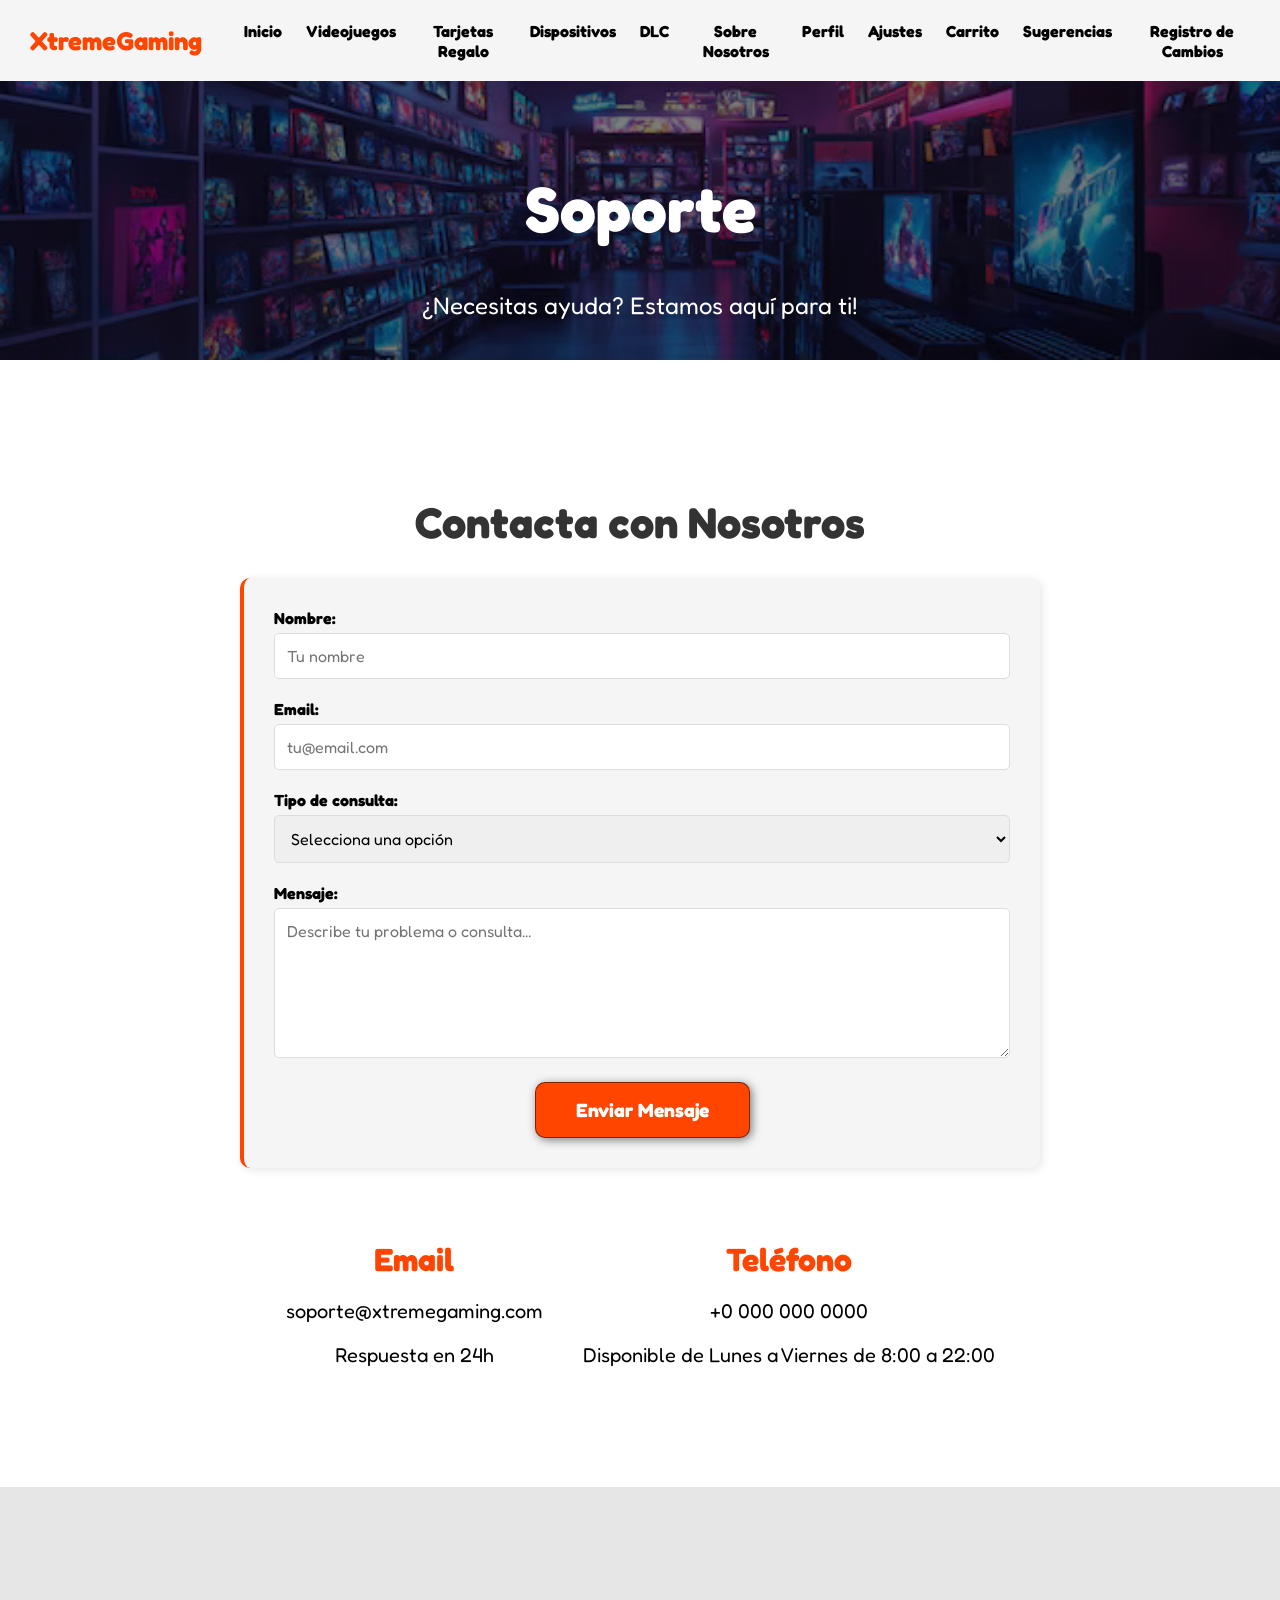
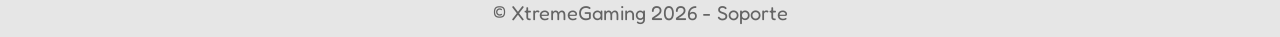
<file: soporte.html>
<!DOCTYPE html>
<html lang="en">
<head>
    <meta charset="UTF-8">
    <meta name="viewport" content="width=device-width, initial-scale=1.0">
    <link rel="icon" href="media/icono.png" type="image/x-icon">
    <title>Soporte - XtremeGaming</title>
    <link href="https://fonts.googleapis.com/css2?family=Fredoka:wght@300;400;500;600;700&display=swap" rel="stylesheet">
    <style>
        *{ 
            box-sizing: border-box;
            font-family: 'Fredoka', sans-serif !important;
        }
        html{ scroll-behavior: smooth; }
        body{ margin: 0; }
        h1{ font-size: 3.5em; } h2{ font-size: 2.7em; } h3{ font-size: 2em; } p{ font-size: 1.25em; }
        button{
            font-size: 1em; font-weight: bold; padding: 10px 20px; border-radius: 10px;
            border: 1px solid rgba(0,0,0,0.5); box-shadow: 2px 2px 10px rgba(0,0,0,0.5);
            color: white; background-color: orangered; cursor: pointer;
            font-family: 'Fredoka', sans-serif;
        }
        button:hover{ background-color: rgba(255, 72, 0, 0.8); }
        .container{ max-width: 1400px; margin: auto; }

        header{ background-color: rgb(245,245,245); position: fixed; width: 100%; z-index: 1000; }
        header .logo{ margin: 0; padding: 25px 30px; font-weight: bold; color: orangered; font-size: 1.6em; font-family: 'Fredoka', sans-serif; }
        header .container{ display: flex; flex-direction: column; align-items: center; }
        header nav{ display: flex; flex-direction: column; text-align: center; padding-bottom: 25px; }
        header a{ padding: 5px 12px; text-decoration: none; font-weight: bold; color: black; font-family: 'Fredoka', sans-serif; }
        header a:hover{ color: orangered; }

        #soporte-hero{
            display: flex; align-items: center; justify-content: center; text-align: center; flex-direction: column;
            height: 40vh; background-image: linear-gradient(0deg, rgba(0,0,0,0.5), rgba(0,0,0,0.5)),
            url(media/room-with-lot-games-video-game-wall_875765-5370.jpg);
            background-repeat: no-repeat; background-size: cover; background-position: center center;
            padding-top: 100px;
        }
        #soporte-hero h1{ color: white; margin-bottom: 20px; font-family: 'Fredoka', sans-serif; }

        #soporte-contenido{ padding: 100px 12px; background-color: white; }
        #soporte-contenido h2{ text-align: center; margin-bottom: 30px; color: #333; font-family: 'Fredoka', sans-serif; }

        .form-card{
            background-color: #f5f5f5; padding: 30px; margin: 30px auto; max-width: 800px; 
            border-radius: 10px; border-left: 4px solid orangered; box-shadow: 2px 2px 10px rgba(0,0,0,0.1);
        }
        .form-group{ margin-bottom: 20px; }
        label{ display: block; margin-bottom: 5px; font-weight: bold; font-family: 'Fredoka', sans-serif; }
        input, select, textarea{
            width: 100%; padding: 12px; border: 1px solid #ddd; border-radius: 5px;
            font-family: 'Fredoka', sans-serif; font-size: 1em;
        }
        textarea{ height: 150px; resize: vertical; }
        input::placeholder, textarea::placeholder { font-family: 'Fredoka', sans-serif; }

        .contacto-info{
            display: flex; justify-content: center; gap: 40px; margin-top: 40px; text-align: center;
        }
        .contacto-item h3{ color: orangered; margin-bottom: 10px; font-family: 'Fredoka', sans-serif; }
        .contacto-item p { font-family: 'Fredoka', sans-serif; }

        footer{ background-color: rgb(230,230,230); }
        footer p{ margin: 0; padding: 12px; color: rgb(100,100,100); font-family: 'Fredoka', sans-serif; }
        footer .container{ height: 150px; justify-content: center; display: flex; align-items: flex-end; }

        @media (min-width: 720px){
            header .container{ flex-direction: row; justify-content: space-between; }
            header nav{ flex-direction: row; padding-bottom: 0; padding-right: 20px; }
            #soporte-hero h1{ font-size: 4em; }
        }
        @media (max-width: 768px){
            .contacto-info{ flex-direction: column; gap: 20px; }
        }

        body, h1, h2, h3, h4, h5, h6, p, span, a, button, input, textarea, select, label, li, ul, ol, div {
            font-family: 'Fredoka', sans-serif !important;
        }
    </style>
</head>
<body>

<header>
    <div class="container">
        <p class="logo">XtremeGaming</p>
        <nav>
            <a href="index.html">Inicio</a>
            <a href="index.html#VideojuegosMas">Videojuegos</a>
            <a href="tarjetas.html">Tarjetas Regalo</a>
            <a href="dispositivos.html">Dispositivos</a>
            <a href="dlc.html">DLC</a>
            <a href="index.html#caracteristicas">Sobre Nosotros</a>
            <a href="perfil.html">Perfil</a>
            <a href="ajustes.html">Ajustes</a>
            <a href="carrito.html">Carrito</a>
            <a href="sugerencias.html">Sugerencias</a>
            <a href="actualizaciones.html">Registro de Cambios</a>
        </nav>
    </div>
</header>

<section id="soporte-hero">
    <h1>Soporte</h1>
    <p style="color: white; font-size: 1.5em;">¿Necesitas ayuda? Estamos aquí para ti!</p>
</section>

<section id="soporte-contenido">
    <div class="container">
        <h2>Contacta con Nosotros</h2>
        
        <div class="form-card">
            <form id="form-soporte">
                <div class="form-group">
                    <label for="nombre">Nombre:</label>
                    <input type="text" id="nombre" placeholder="Tu nombre" required>
                </div>
                
                <div class="form-group">
                    <label for="email">Email:</label>
                    <input type="email" id="email" placeholder="tu@email.com" required>
                </div>
                
                <div class="form-group">
                    <label for="asunto">Tipo de consulta:</label>
                    <select id="asunto" required>
                        <option value="">Selecciona una opción</option>
                        <option value="problema-compra">Problema con una compra</option>
                        <option value="error-cuenta">Error en mi cuenta</option>
                        <option value="problema-juego">Problema con un juego</option>
                        <option value="problema-juego">Problema con una tarjeta regalo</option>
                        <option value="problema-juego">Problema con un dispositivo</option>
                        <option value="problema-juego">Problema con un DLC</option>
                        <option value="problema-juego">Problema con un sorteo</option>
                        <option value="sugerencia">Sugerencia</option>
                    </select>
                </div>
                
                <div class="form-group">
                    <label for="mensaje">Mensaje:</label>
                    <textarea id="mensaje" placeholder="Describe tu problema o consulta..." required></textarea>
                </div>
                
                <div style="text-align: center;">
                    <button type="submit" style="font-size: 1.2em; padding: 15px 40px;">Enviar Mensaje</button>
                </div>
            </form>
        </div>
        
        <div class="contacto-info">
            <div class="contacto-item">
                <h3>Email</h3>
                <p>soporte@xtremegaming.com</p>
                <p>Respuesta en 24h</p>
            </div>
            
            <div class="contacto-item">
                <h3>Teléfono</h3>
                <p>+0 000 000 0000</p>
                <p>Disponible de Lunes a Viernes de 8:00 a 22:00</p>
            </div>
        </div>
    </div>
</section>

<footer>
    <div class="container">
        <p>&copy; XtremeGaming 2026 - Soporte</p>
    </div>
</footer>

<script>
    document.getElementById('form-soporte').onsubmit = function(e) {
        e.preventDefault();
        alert('¡Gracias por contactarnos! Te responderemos pronto.');
        this.reset();
    };
</script>

</body>
</html>
</file>
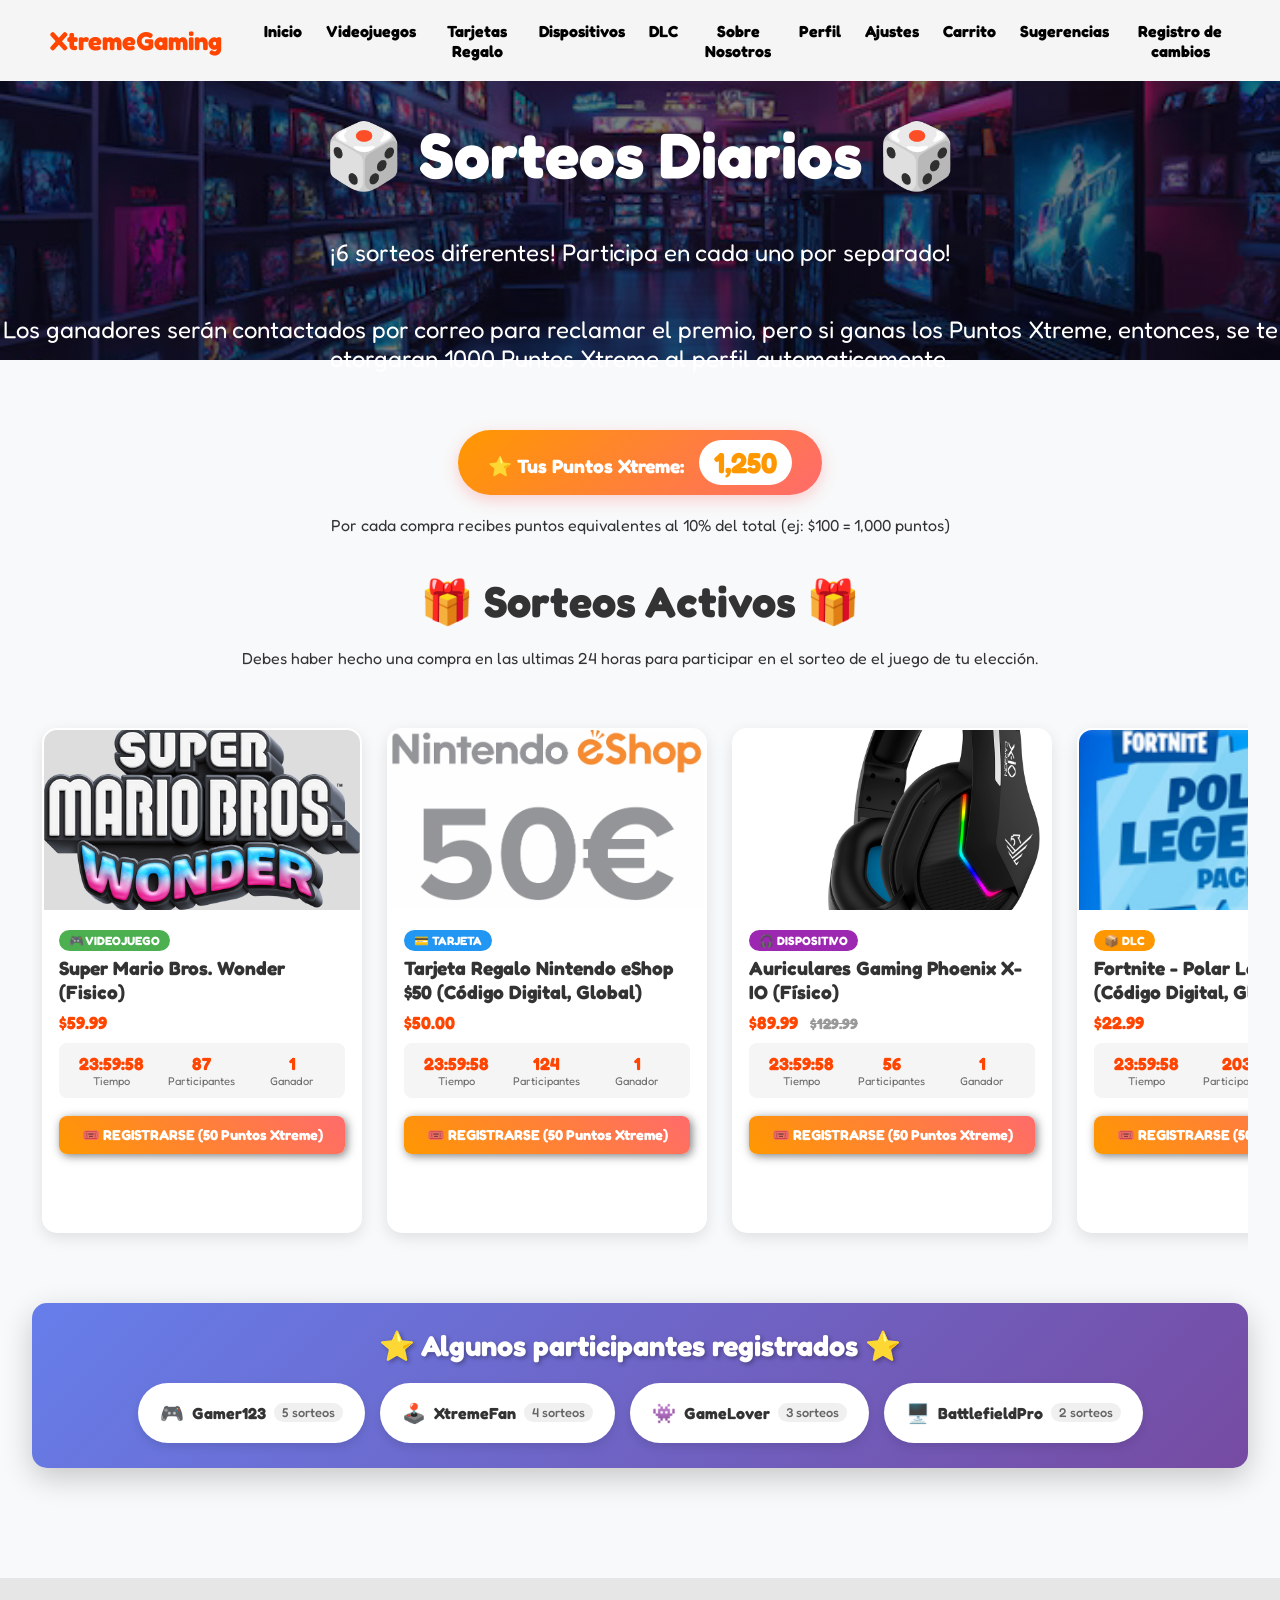
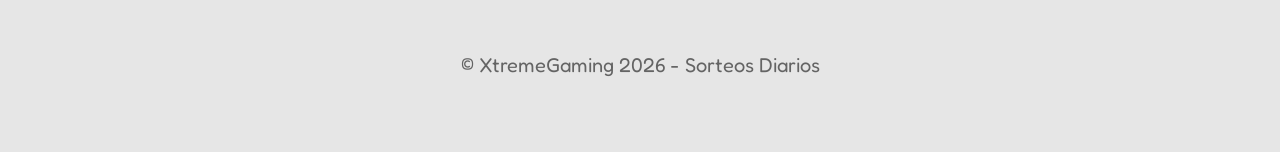
<file: sorteos.html>
<!DOCTYPE html>
<html lang="es">
<head>
    <meta charset="UTF-8">
    <meta name="viewport" content="width=device-width, initial-scale=1.0">
    <title>Sorteos - XtremeGaming</title>
    <link rel="icon" href="media/icono.png" type="image/x-icon">
    <link href="https://fonts.googleapis.com/css2?family=Fredoka:wght@300;400;500;600;700&display=swap" rel="stylesheet">
    <style>
        * {
            box-sizing: border-box;
            font-family: 'Fredoka', sans-serif !important;
        }
        
        html {
            scroll-behavior: smooth;
        }
        
        body {
            margin: 0;
            background-color: #f8f9fa;
            color: #333;
        }
        
        body.modal-abierto {
            overflow: hidden;
        }
        
        h1 { font-size: 3.5em; }
        h2 { font-size: 2.7em; }
        h3 { font-size: 2em; }
        h4 { font-size: 1.5em; }
        p { font-size: 1.25em; }
        
        button {
            font-size: 1em;
            font-weight: bold;
            padding: 10px 20px;
            border-radius: 10px;
            border: 1px solid rgba(0,0,0,0.5);
            box-shadow: 2px 2px 10px rgba(0,0,0,0.5);
            color: white;
            background-color: orangered;
            cursor: pointer;
            font-family: 'Fredoka', sans-serif;
        }
        
        button:hover {
            background-color: rgba(255, 72, 0, 0.8);
        }
        
        button:disabled {
            background-color: #ccc;
            cursor: not-allowed;
        }
        
        .container {
            max-width: 1400px;
            margin: auto;
            padding: 0 20px;
        }
        
        .color-acento {
            color: orangered;
        }

        header {
            background-color: rgb(245,245,245);
            width: 100%;
            position: fixed;
            top: 0;
            z-index: 1000;
        }
        
        header .logo {
            margin: 0;
            padding: 25px 30px;
            font-weight: bold;
            color: orangered;
            font-size: 1.6em;
        }
        
        header .container {
            display: flex;
            flex-direction: column;
            align-items: center;
        }
        
        header nav {
            display: flex;
            flex-direction: column;
            text-align: center;
            padding-bottom: 25px;
        }
        
        header a {
            padding: 5px 12px;
            text-decoration: none;
            font-weight: bold;
            color: black;
        }
        
        header a:hover {
            color: orangered;
        }

        #sorteos-hero {
            display: flex;
            align-items: center;
            justify-content: center;
            text-align: center;
            flex-direction: column;
            height: 40vh;
            background-image: linear-gradient(0deg, rgba(0,0,0,0.5), rgba(0,0,0,0.5)),
            url(media/room-with-lot-games-video-game-wall_875765-5370.jpg);
            background-repeat: no-repeat;
            background-size: cover;
            background-position: center center;
            padding-top: 100px;
            margin-top: 80px;
        }
        
        #sorteos-hero h1 {
            color: white;
            margin-bottom: 20px;
        }
        
        #sorteos-hero p {
            color: white;
            font-size: 1.5em;
        }

        .puntos-bar {
            background: linear-gradient(135deg, #ff9800, #ff6b6b);
            color: white;
            padding: 15px 30px;
            border-radius: 50px;
            display: inline-block;
            margin: 20px auto;
            font-weight: bold;
            font-size: 1.2em;
            box-shadow: 0 5px 15px rgba(255, 107, 107, 0.3);
        }
        
        .puntos-valor {
            font-size: 1.5em;
            margin-left: 10px;
            background: white;
            color: #ff9800;
            padding: 5px 15px;
            border-radius: 30px;
        }

        .sorteos-container {
            overflow-x: auto;
            padding: 20px 0;
            margin: 40px 0;
            white-space: nowrap;
            -webkit-overflow-scrolling: touch;
            scrollbar-width: thin;
            scrollbar-color: orangered #f0f0f0;
        }
        
        .sorteos-container::-webkit-scrollbar {
            height: 8px;
        }
        
        .sorteos-container::-webkit-scrollbar-track {
            background: #f0f0f0;
            border-radius: 10px;
        }
        
        .sorteos-container::-webkit-scrollbar-thumb {
            background: orangered;
            border-radius: 10px;
        }
        
        .sorteos-fila {
            display: inline-flex;
            gap: 25px;
            padding: 0 10px;
        }
        
        .sorteo-card {
            background: white;
            border-radius: 15px;
            overflow: hidden;
            box-shadow: 0 5px 15px rgba(0,0,0,0.1);
            transition: transform 0.3s;
            border: 2px solid transparent;
            width: 320px;
            display: inline-block;
            vertical-align: top;
            white-space: normal;
        }
        
        .sorteo-card:hover {
            transform: translateY(-5px);
            border-color: orangered;
        }
        
        .sorteo-imagen {
            width: 100%;
            height: 180px;
            object-fit: cover;
            background-color: #ddd;
            display: flex;
            align-items: center;
            justify-content: center;
            font-size: 3em;
            color: #999;
        }
        
        .sorteo-contenido {
            padding: 15px;
        }
        
        .sorteo-titulo {
            font-size: 1.2em;
            font-weight: bold;
            margin: 0 0 5px 0;
            white-space: normal;
            display: flex;
            align-items: center;
            gap: 5px;
        }
        
        .sorteo-categoria {
            display: inline-block;
            padding: 3px 10px;
            border-radius: 12px;
            font-size: 0.75em;
            font-weight: bold;
            margin: 5px 0;
        }
        
        .categoria-juego { background-color: #4CAF50; color: white; }
        .categoria-tarjeta { background-color: #2196F3; color: white; }
        .categoria-dispositivo { background-color: #9C27B0; color: white; }
        .categoria-dlc { background-color: #ff9800; color: white; }
        .categoria-puntos { background: linear-gradient(135deg, #ffd700, #ffa500); color: white; }
        .categoria-juegoeleccion { background-color: #ff00ff; color: white; }
        
        .sorteo-precio {
            font-size: 1.1em;
            font-weight: bold;
            color: orangered;
            margin: 8px 0;
        }
        
        .sorteo-original {
            text-decoration: line-through;
            color: #999;
            font-size: 0.85em;
            margin-left: 8px;
        }
        
        .sorteo-stats {
            background: #f5f5f5;
            border-radius: 8px;
            padding: 10px;
            margin: 10px 0;
            display: flex;
            justify-content: space-between;
            align-items: center;
            flex-wrap: nowrap;
            gap: 5px;
        }
        
        .stat-item {
            text-align: center;
            flex: 1;
            min-width: 0;
        }
        
        .stat-numero {
            font-size: 1.1em;
            font-weight: bold;
            color: orangered;
        }
        
        .stat-label {
            color: #666;
            font-size: 0.7em;
        }
        
        .registro-sorteo-btn {
            width: 100%;
            padding: 10px;
            background: linear-gradient(45deg, #ff9800, #ff6b6b);
            border: none;
            border-radius: 8px;
            color: white;
            font-weight: bold;
            cursor: pointer;
            transition: all 0.3s;
            margin-top: 8px;
            font-size: 0.9em;
        }
        
        .registro-sorteo-btn:hover:not(:disabled) {
            transform: scale(1.02);
        }
        
        .registro-sorteo-btn.registrado {
            background: #4CAF50;
        }
        
        .registro-sorteo-btn.bloqueado {
            background: #7f8c8d;
            cursor: not-allowed;
            opacity: 0.7;
        }
        
        .puntos-costo {
            font-size: 0.75em;
            margin-left: 5px;
            opacity: 0.9;
        }
        
        .requisito-badge {
            display: inline-block;
            padding: 3px 10px;
            border-radius: 12px;
            font-size: 0.7em;
            font-weight: bold;
            margin: 5px 0;
            background-color: #8e44ad;
            color: white;
        }
        
        .info-btn {
            display: inline-flex;
            align-items: center;
            justify-content: center;
            width: 20px;
            height: 20px;
            border-radius: 50%;
            background-color: #8e44ad;
            color: white;
            font-size: 12px;
            font-weight: bold;
            cursor: pointer;
            border: none;
            margin-left: 5px;
            padding: 0;
            line-height: 1;
            box-shadow: 0 2px 4px rgba(0,0,0,0.2);
            transition: all 0.2s;
        }
        
        .info-btn:hover {
            background-color: #9b59b6;
            transform: scale(1.1);
        }
        
        .modal-requisitos {
            max-width: 450px;
        }
        
        .modal-requisitos h3 {
            color: #8e44ad;
            margin-top: 0;
            display: flex;
            align-items: center;
            gap: 10px;
        }
        
        .modal-requisitos ul {
            padding-left: 20px;
        }
        
        .modal-requisitos li {
            margin-bottom: 10px;
            color: #555;
        }
        
        .modal-requisitos .requisito-destacado {
            background: #f3e8ff;
            padding: 15px;
            border-radius: 8px;
            margin: 15px 0;
            border-left: 4px solid #8e44ad;
        }

        .modal-overlay {
            display: none;
            position: fixed;
            top: 0;
            left: 0;
            width: 100%;
            height: 100%;
            background-color: rgba(0,0,0,0.5);
            z-index: 2000;
            justify-content: center;
            align-items: center;
        }
        
        .modal {
            background-color: white;
            padding: 30px;
            border-radius: 15px;
            max-width: 400px;
            width: 90%;
            box-shadow: 0 5px 25px rgba(0,0,0,0.2);
            max-height: 90vh;
            overflow-y: auto;
        }
        
        .modal h3 {
            margin-top: 0;
            color: #333;
        }
        
        .modal-buttons {
            display: flex;
            gap: 10px;
            justify-content: flex-end;
            margin-top: 20px;
        }
        
        .modal-btn {
            padding: 10px 20px;
            border: none;
            border-radius: 5px;
            cursor: pointer;
            font-weight: bold;
        }
        
        .modal-btn.cancel {
            background-color: #f0f0f0;
            color: #333;
        }
        
        .modal-btn.confirm {
            background-color: #8e44ad;
            color: white;
        }

        .participantes-destacados {
            background: linear-gradient(135deg, #667eea 0%, #764ba2 100%);
            border-radius: 15px;
            padding: 25px;
            margin-top: 50px;
            box-shadow: 0 10px 30px rgba(0,0,0,0.2);
        }
        
        .participantes-titulo {
            color: white;
            margin-top: 0;
            margin-bottom: 20px;
            text-align: center;
            font-size: 1.8em;
            text-shadow: 2px 2px 4px rgba(0,0,0,0.3);
        }
        
        .participantes-container {
            display: flex;
            gap: 15px;
            flex-wrap: wrap;
            justify-content: center;
            min-height: 60px;
            transition: all 0.5s ease;
        }
        
        .participante-item {
            background: white;
            padding: 8px 20px;
            border-radius: 30px;
            font-weight: 500;
            box-shadow: 0 4px 10px rgba(0,0,0,0.1);
            animation: aparecer 0.5s ease-out;
            display: flex;
            align-items: center;
            gap: 8px;
            border: 2px solid transparent;
            transition: all 0.3s;
        }
        
        .participante-item:hover {
            transform: scale(1.05);
            border-color: #ffd700;
        }
        
        @keyframes aparecer {
            from {
                opacity: 0;
                transform: translateY(20px);
            }
            to {
                opacity: 1;
                transform: translateY(0);
            }
        }
        
        .participante-item.saliendo {
            animation: desaparecer 0.5s ease-out forwards;
        }
        
        @keyframes desaparecer {
            from {
                opacity: 1;
                transform: scale(1);
            }
            to {
                opacity: 0;
                transform: scale(0.8);
            }
        }
        
        .participante-icono {
            font-size: 1.2em;
        }
        
        .participante-nombre {
            font-weight: bold;
        }
        
        .participante-sorteos {
            background: #f0f0f0;
            padding: 2px 8px;
            border-radius: 20px;
            font-size: 0.8em;
            color: #666;
        }

        footer {
            background-color: rgb(230,230,230);
            padding: 12px 0;
            margin-top: 60px;
        }
        
        footer p {
            margin: 0;
            padding: 12px;
            color: rgb(100,100,100);
            text-align: center;
        }
        
        footer .container {
            display: flex;
            justify-content: center;
            align-items: center;
            height: 150px;
        }

        @media (min-width: 720px) {
            header .container {
                flex-direction: row;
                justify-content: space-between;
            }
            
            header nav {
                flex-direction: row;
                padding-bottom: 0;
                padding-right: 20px;
            }
            
            #sorteos-hero h1 {
                font-size: 4em;
            }
            
            #sorteos-hero {
                margin-top: 0;
            }
        }
    </style>
</head>
<body>

<header>
    <div class="container">
        <p class="logo">XtremeGaming</p>
        <nav>
            <a href="index.html">Inicio</a>
            <a href="index.html#VideojuegosMas">Videojuegos</a>
            <a href="tarjetas.html">Tarjetas Regalo</a>
            <a href="dispositivos.html">Dispositivos</a>
            <a href="dlc.html">DLC</a>
            <a href="index.html#caracteristicas">Sobre Nosotros</a>
            <a href="perfil.html">Perfil</a>
            <a href="ajustes.html">Ajustes</a>
            <a href="carrito.html">Carrito</a>
            <a href="sugerencias.html">Sugerencias</a>
            <a href="actualizaciones.html">Registro de cambios</a>
        </nav>
    </div>
</header>

<section id="sorteos-hero">
    <h1>🎲 Sorteos Diarios 🎲</h1>
    <p>¡6 sorteos diferentes! Participa en cada uno por separado!</p>
    <p>Los ganadores serán contactados por correo para reclamar el premio, pero si ganas los Puntos Xtreme, entonces, se te otorgaran 1000 Puntos Xtreme al perfil automaticamente.</p>
</section>

<section id="sorteos-contenido" style="padding: 50px 12px;">
    <div class="container">
        
        <div style="text-align: center;">
            <div class="puntos-bar">
                ⭐ Tus Puntos Xtreme: <span class="puntos-valor" id="puntos-disponibles">1,250</span>
            </div>
        </div>
        <center> Por cada compra recibes puntos equivalentes al 10% del total (ej: $100 = 1,000 puntos) </center>
        
        <h2 style="text-align: center; margin: 40px 0 20px;">🎁 Sorteos Activos 🎁</h2>
        <center> Debes haber hecho una compra en las ultimas 24 horas para participar en el sorteo de el juego de tu elección. </center>
        
        <div class="sorteos-container">
            <div class="sorteos-fila">
                
                <div class="sorteo-card" id="sorteo-videojuego">
                    <img src="media/mariowonder.png" alt="Videojuego" class="sorteo-imagen" onerror="this.src='https://via.placeholder.com/300x180?text=Videojuego'">
                    <div class="sorteo-contenido">
                        <span class="sorteo-categoria categoria-juego">🎮 VIDEOJUEGO</span>
                        <h3 class="sorteo-titulo">Super Mario Bros. Wonder (Fisico)</h3>
                        <div class="sorteo-precio">
                            $59.99
                        </div>
                        
                        <div class="sorteo-stats">
                            <div class="stat-item">
                                <div class="stat-numero" id="tiempo-videojuego">24:00:00</div>
                                <div class="stat-label">Tiempo</div>
                            </div>
                            <div class="stat-item">
                                <div class="stat-numero" id="participantes-videojuego">87</div>
                                <div class="stat-label">Participantes</div>
                            </div>
                            <div class="stat-item">
                                <div class="stat-numero">1</div>
                                <div class="stat-label">Ganador</div>
                            </div>
                        </div>
                        
                        <button class="registro-sorteo-btn" id="btn-videojuego" onclick="registrarseSorteo('videojuego')">
                            🎟️ REGISTRARSE (50 Puntos Xtreme)
                        </button>
                        <p id="mensaje-videojuego" style="font-size: 0.8em; margin-top: 5px;"></p>
                    </div>
                </div>
                
                <div class="sorteo-card" id="sorteo-tarjeta">
                    <img src="media/eshop50.png" alt="Tarjeta" class="sorteo-imagen" onerror="this.src='https://via.placeholder.com/300x180?text=Tarjeta+$50'">
                    <div class="sorteo-contenido">
                        <span class="sorteo-categoria categoria-tarjeta">💳 TARJETA</span>
                        <h3 class="sorteo-titulo">Tarjeta Regalo Nintendo eShop $50 (Código Digital, Global)</h3>
                        <div class="sorteo-precio">
                            $50.00
                        </div>
                        
                        <div class="sorteo-stats">
                            <div class="stat-item">
                                <div class="stat-numero" id="tiempo-tarjeta">24:00:00</div>
                                <div class="stat-label">Tiempo</div>
                            </div>
                            <div class="stat-item">
                                <div class="stat-numero" id="participantes-tarjeta">124</div>
                                <div class="stat-label">Participantes</div>
                            </div>
                            <div class="stat-item">
                                <div class="stat-numero">1</div>
                                <div class="stat-label">Ganador</div>
                            </div>
                        </div>
                        
                        <button class="registro-sorteo-btn" id="btn-tarjeta" onclick="registrarseSorteo('tarjeta')">
                            🎟️ REGISTRARSE (50 Puntos Xtreme)
                        </button>
                        <p id="mensaje-tarjeta" style="font-size: 0.8em; margin-top: 5px;"></p>
                    </div>
                </div>
                
                <div class="sorteo-card" id="sorteo-dispositivo">
                    <img src="media/auricularesphoenix.jpg" alt="Auriculares" class="sorteo-imagen" onerror="this.src='https://via.placeholder.com/300x180?text=Auriculares'">
                    <div class="sorteo-contenido">
                        <span class="sorteo-categoria categoria-dispositivo">🎧 DISPOSITIVO</span>
                        <h3 class="sorteo-titulo">Auriculares Gaming Phoenix X-IO (Físico)</h3>
                        <div class="sorteo-precio">
                            $89.99 <span class="sorteo-original">$129.99</span>
                        </div>
                        
                        <div class="sorteo-stats">
                            <div class="stat-item">
                                <div class="stat-numero" id="tiempo-dispositivo">24:00:00</div>
                                <div class="stat-label">Tiempo</div>
                            </div>
                            <div class="stat-item">
                                <div class="stat-numero" id="participantes-dispositivo">56</div>
                                <div class="stat-label">Participantes</div>
                            </div>
                            <div class="stat-item">
                                <div class="stat-numero">1</div>
                                <div class="stat-label">Ganador</div>
                            </div>
                        </div>
                        
                        <button class="registro-sorteo-btn" id="btn-dispositivo" onclick="registrarseSorteo('dispositivo')">
                            🎟️ REGISTRARSE (50 Puntos Xtreme)
                        </button>
                        <p id="mensaje-dispositivo" style="font-size: 0.8em; margin-top: 5px;"></p>
                    </div>
                </div>
                
                <div class="sorteo-card" id="sorteo-dlc">
                    <img src="media/polar.png" alt="DLC" class="sorteo-imagen" onerror="this.src='https://via.placeholder.com/300x180?text=Fortnite+DLC'">
                    <div class="sorteo-contenido">
                        <span class="sorteo-categoria categoria-dlc">📦 DLC</span>
                        <h3 class="sorteo-titulo">Fortnite - Polar Legends Pack (Código Digital, Global)</h3>
                        <div class="sorteo-precio">
                            $22.99
                        </div>
                        
                        <div class="sorteo-stats">
                            <div class="stat-item">
                                <div class="stat-numero" id="tiempo-dlc">24:00:00</div>
                                <div class="stat-label">Tiempo</div>
                            </div>
                            <div class="stat-item">
                                <div class="stat-numero" id="participantes-dlc">203</div>
                                <div class="stat-label">Participantes</div>
                            </div>
                            <div class="stat-item">
                                <div class="stat-numero">1</div>
                                <div class="stat-label">Ganador</div>
                            </div>
                        </div>
                        
                        <button class="registro-sorteo-btn" id="btn-dlc" onclick="registrarseSorteo('dlc')">
                            🎟️ REGISTRARSE (50 Puntos Xtreme)
                        </button>
                        <p id="mensaje-dlc" style="font-size: 0.8em; margin-top: 5px;"></p>
                    </div>
                </div>
                
                <div class="sorteo-card" id="sorteo-puntos">
                    <img src="media/estrella.png" alt="1000 Puntos" class="sorteo-imagen" onerror="this.src='https://via.placeholder.com/300x180?text=1000+Puntos'">
                    <div class="sorteo-contenido">
                        <span class="sorteo-categoria categoria-puntos">⭐ PUNTOS</span>
                        <h3 class="sorteo-titulo">1000 Puntos Xtreme (Añadidos a tu perfil)</h3>
                        <div class="sorteo-precio">
                            $10 de saldo
                        </div>
                        
                        <div class="sorteo-stats">
                            <div class="stat-item">
                                <div class="stat-numero" id="tiempo-puntos">24:00:00</div>
                                <div class="stat-label">Tiempo</div>
                            </div>
                            <div class="stat-item">
                                <div class="stat-numero" id="participantes-puntos">312</div>
                                <div class="stat-label">Participantes</div>
                            </div>
                            <div class="stat-item">
                                <div class="stat-numero">3</div>
                                <div class="stat-label">Ganadores</div>
                            </div>
                        </div>
                        
                        <button class="registro-sorteo-btn" id="btn-puntos" onclick="registrarseSorteo('puntos')">
                            🎟️ REGISTRARSE (50 Puntos Xtreme)
                        </button>
                        <p id="mensaje-puntos" style="font-size: 0.8em; margin-top: 5px;"></p>
                    </div>
                </div>
                
                <div class="sorteo-card" id="sorteo-reciente">
                    <img src="media/mystery.png" alt="Sorteo Compra Reciente" class="sorteo-imagen" onerror="this.src='https://via.placeholder.com/300x180?text=Sorteo+Compra+Reciente'">
                    <div class="sorteo-contenido">
                        <span class="sorteo-categoria categoria-juegoeleccion">🎮 VIDEOJUEGO DE TU ELECCIÓN</span>
                        <h3 class="sorteo-titulo">
                            Un juego de tu elección!
                            <button class="info-btn" onclick="abrirModalRequisitos(event)">?</button>
                        </h3>
                        <div class="sorteo-precio">
                            ¡Tú decides! (Mirar condiciones en requisitos)
                        </div>
                        <div class="requisito-badge">🛒 Solo para usuarios que han hecho una compra en las ultimas 24 horas</div>
                        
                        <div class="sorteo-stats">
                            <div class="stat-item">
                                <div class="stat-numero" id="tiempo-reciente">24:00:00</div>
                                <div class="stat-label">Tiempo</div>
                            </div>
                            <div class="stat-item">
                                <div class="stat-numero" id="participantes-reciente">64</div>
                                <div class="stat-label">Participantes</div>
                            </div>
                            <div class="stat-item">
                                <div class="stat-numero">1</div>
                                <div class="stat-label">Ganador</div>
                            </div>
                        </div>
                        
                        <button class="registro-sorteo-btn" id="btn-reciente" onclick="registrarseSorteoReciente()">
                            🎟️ AUTO-VERIFICAR COMPRA RECIENTE
                        </button>
                        <p id="mensaje-reciente" style="font-size: 0.8em; margin-top: 5px;"></p>
                    </div>
                </div>
                
            </div>
        </div>
        
        <div id="modal-requisitos" class="modal-overlay" onclick="cerrarModalRequisitos(event)">
            <div class="modal modal-requisitos" onclick="event.stopPropagation()">
                <h3>
                    <span>🎮</span>
                    Requisitos del Sorteo
                </h3>
                
                <div class="requisito-destacado">
                    <p style="margin: 0; font-weight: bold; color: #8e44ad;">Sorteo exclusivo para compradores recientes</p>
                </div>
                
                <ul>
                    <li><strong>🛒 Compra reciente:</strong> Haber realizado al menos una compra en las últimas 24 horas.</li>
                    <li><strong>💰 Valor máximo:</strong> El juego elegido no puede superar los $60 (precio original).</li>
                    <li><strong>📦 Edición:</strong> Solo edición estándar del juego (no ediciones especiales, etc.).</li>
                    <li><strong>🎯 Disponibilidad:</strong> El juego debe estar disponible en el catálogo de XtremeGaming.</li>
                    <li><strong>🎟️ Participación gratuita:</strong> No cuesta Puntos Xtreme, solo necesitas cumplir el requisito de compra.</li>
                    <li><strong>⏱️ Plazo:</strong> Tienes 24 horas desde tu última compra para participar.</li>
                    <li><strong>🏆 Premio:</strong> El ganador recibirá un código digital o envío físico según disponibilidad.</li>
                </ul>
                
                <p style="background: #f5f5f5; padding: 10px; border-radius: 5px; margin-bottom: 0;">
                    💡 <strong>Nota:</strong> La verificación de compra se realiza automáticamente al hacer clic en "AUTO-VERIFICAR".
                </p>
                
                <div class="modal-buttons">
                    <button class="modal-btn confirm" onclick="cerrarModalRequisitos()">Entendido</button>
                </div>
            </div>
        </div>
        
        <div class="participantes-destacados">
            <h3 class="participantes-titulo">⭐ Algunos participantes registrados ⭐</h3>
            <div class="participantes-container" id="participantes-container">
            </div>
        </div>
        
    </div>
</section>

<footer>
    <div class="container">
        <p>&copy; XtremeGaming 2026 - Sorteos Diarios</p>
    </div>
</footer>

<script>
    let puntosDisponibles = 1250;
    const puntosSpan = document.getElementById('puntos-disponibles');
    
    const sorteos = {
        videojuego: { 
            participantes: 87, 
            registrado: false,
            tiempo: 24 * 60 * 60,
            elementoTiempo: 'tiempo-videojuego',
            elementoParticipantes: 'participantes-videojuego',
            elementoBtn: 'btn-videojuego',
            elementoMensaje: 'mensaje-videojuego'
        },
        tarjeta: { 
            participantes: 124, 
            registrado: false,
            tiempo: 24 * 60 * 60,
            elementoTiempo: 'tiempo-tarjeta',
            elementoParticipantes: 'participantes-tarjeta',
            elementoBtn: 'btn-tarjeta',
            elementoMensaje: 'mensaje-tarjeta'
        },
        dispositivo: { 
            participantes: 56, 
            registrado: false,
            tiempo: 24 * 60 * 60,
            elementoTiempo: 'tiempo-dispositivo',
            elementoParticipantes: 'participantes-dispositivo',
            elementoBtn: 'btn-dispositivo',
            elementoMensaje: 'mensaje-dispositivo'
        },
        dlc: { 
            participantes: 203, 
            registrado: false,
            tiempo: 24 * 60 * 60,
            elementoTiempo: 'tiempo-dlc',
            elementoParticipantes: 'participantes-dlc',
            elementoBtn: 'btn-dlc',
            elementoMensaje: 'mensaje-dlc'
        },
        puntos: { 
            participantes: 312, 
            registrado: false,
            tiempo: 24 * 60 * 60,
            elementoTiempo: 'tiempo-puntos',
            elementoParticipantes: 'participantes-puntos',
            elementoBtn: 'btn-puntos',
            elementoMensaje: 'mensaje-puntos'
        },
        reciente: { 
            participantes: 64, 
            registrado: false,
            puedeParticipar: false,
            tiempo: 24 * 60 * 60,
            elementoTiempo: 'tiempo-reciente',
            elementoParticipantes: 'participantes-reciente',
            elementoBtn: 'btn-reciente',
            elementoMensaje: 'mensaje-reciente'
        }
    };
    
    function actualizarPuntos() {
        if (puntosSpan) {
            puntosSpan.textContent = puntosDisponibles.toLocaleString();
            localStorage.setItem('puntosXtreme', puntosDisponibles);
        }
    }
    
    function actualizarTiempos() {
        for (let key in sorteos) {
            const sorteo = sorteos[key];
            const tiempoSpan = document.getElementById(sorteo.elementoTiempo);
            
            if (tiempoSpan && sorteo.tiempo > 0) {
                sorteo.tiempo--;
                
                const horas = Math.floor(sorteo.tiempo / 3600);
                const minutos = Math.floor((sorteo.tiempo % 3600) / 60);
                const segundos = sorteo.tiempo % 60;
                
                tiempoSpan.textContent = `${horas.toString().padStart(2, '0')}:${minutos.toString().padStart(2, '0')}:${segundos.toString().padStart(2, '0')}`;
            } else if (tiempoSpan && sorteo.tiempo <= 0) {
                tiempoSpan.textContent = "¡TERMINADO!";
                const btn = document.getElementById(sorteo.elementoBtn);
                if (btn) {
                    btn.disabled = true;
                    btn.textContent = "SORTEO FINALIZADO";
                }
            }
        }
    }
    
    window.registrarseSorteo = function(sorteoId) {
        console.log("Registrando en sorteo:", sorteoId);
        
        const sorteo = sorteos[sorteoId];
        
        if (!sorteo) {
            alert("Error: Sorteo no encontrado");
            return;
        }
        
        if (sorteo.registrado) {
            document.getElementById(sorteo.elementoMensaje).textContent = "❌ Ya estás registrado";
            document.getElementById(sorteo.elementoMensaje).style.color = "red";
            return;
        }
        
        if (puntosDisponibles < 50) {
            document.getElementById(sorteo.elementoMensaje).textContent = "❌ No tienes suficientes puntos (necesitas 50)";
            document.getElementById(sorteo.elementoMensaje).style.color = "red";
            return;
        }
        
        puntosDisponibles -= 50;
        actualizarPuntos();
        
        sorteo.participantes++;
        document.getElementById(sorteo.elementoParticipantes).textContent = sorteo.participantes;
        
        sorteo.registrado = true;
        const btn = document.getElementById(sorteo.elementoBtn);
        btn.disabled = true;
        btn.classList.add('registrado');
        btn.textContent = "✅ REGISTRADO";
        
        const mensaje = document.getElementById(sorteo.elementoMensaje);
        mensaje.textContent = "✅ ¡Registrado! Buena suerte! 🎉";
        mensaje.style.color = "green";
        
        let registros = JSON.parse(localStorage.getItem('sorteosRegistrados')) || {};
        registros[sorteoId] = true;
        localStorage.setItem('sorteosRegistrados', JSON.stringify(registros));
        localStorage.setItem('puntosXtreme', puntosDisponibles);
        
        console.log("Registro exitoso en:", sorteoId);
    }
    
    window.registrarseSorteoReciente = function() {
        const sorteo = sorteos.reciente;
        const mensaje = document.getElementById(sorteo.elementoMensaje);
        
        if (sorteo.registrado) {
            mensaje.textContent = "❌ Ya estás registrado en este sorteo";
            mensaje.style.color = "red";
            return;
        }
        
        const tieneCompraReciente = verificarCompraReciente();
        
        if (!tieneCompraReciente) {
            mensaje.textContent = "❌ Necesitas haber realizado una compra en las últimas 24 horas para participar";
            mensaje.style.color = "red";
            
            const btn = document.getElementById(sorteo.elementoBtn);
            btn.disabled = true;
            btn.classList.add('bloqueado');
            btn.textContent = "❌ REQUISITO NO CUMPLIDO";
            
            setTimeout(() => {
                if (!sorteo.registrado) {
                    btn.disabled = false;
                    btn.classList.remove('bloqueado');
                    btn.textContent = "🎟️ AUTO-VERIFICAR COMPRA RECIENTE";
                    mensaje.textContent = "";
                }
            }, 3000);
            return;
        }
        
        sorteo.participantes++;
        document.getElementById(sorteo.elementoParticipantes).textContent = sorteo.participantes;
        
        sorteo.registrado = true;
        const btn = document.getElementById(sorteo.elementoBtn);
        btn.disabled = true;
        btn.classList.add('registrado');
        btn.textContent = "✅ REGISTRADO";
        
        mensaje.textContent = "✅ ¡Registrado! Buena suerte! (Compra verificada) 🎉";
        mensaje.style.color = "green";
        
        let registros = JSON.parse(localStorage.getItem('sorteosRegistrados')) || {};
        registros.reciente = true;
        localStorage.setItem('sorteosRegistrados', JSON.stringify(registros));
        
        console.log("Registro exitoso en sorteo compra reciente");
    }
    
    function verificarCompraReciente() {
        return true;
    }
    
    function comprobarRegistros() {
        const puntosGuardados = localStorage.getItem('puntosXtreme');
        if (puntosGuardados) {
            puntosDisponibles = parseInt(puntosGuardados);
            actualizarPuntos();
        }
        
        const registrosGuardados = JSON.parse(localStorage.getItem('sorteosRegistrados')) || {};
        
        for (let key in sorteos) {
            if (registrosGuardados[key]) {
                const sorteo = sorteos[key];
                sorteo.registrado = true;
                
                const btn = document.getElementById(sorteo.elementoBtn);
                if (btn) {
                    btn.disabled = true;
                    btn.classList.add('registrado');
                    btn.textContent = "✅ REGISTRADO";
                }
                
                const mensaje = document.getElementById(sorteo.elementoMensaje);
                if (mensaje) {
                    mensaje.textContent = "✅ ¡Registrado! Buena suerte! 🎉";
                    mensaje.style.color = "green";
                }
            }
        }
    }
    
    function abrirModalRequisitos(event) {
        event.stopPropagation();
        document.getElementById('modal-requisitos').style.display = 'flex';
        document.body.classList.add('modal-abierto');
    }
    
    function cerrarModalRequisitos(event) {
        if (!event || event.target === document.getElementById('modal-requisitos')) {
            document.getElementById('modal-requisitos').style.display = 'none';
            document.body.classList.remove('modal-abierto');
        }
    }
    
    const nombresParticipantes = [
        "Gamer123", "XtremeFan", "GameLover", "BattlefieldPro", 
        "FortniteKing", "NintendoSwitch", "PlayStationGuy", "XboxPlayer",
        "Cyberpunk'd", "DLCCollector", "AuricularesPro", "TarjetaMaster",
        "LegendGamer", "MarioFan", "SonicSpeed", "PcGamerMaster",
        "VR_User", "CloudGamer", "GeForceNOW_User", "IndieLover", "SusAlbert",
    ];
    
    const iconos = ["🎮", "💻", "🕹️", "👾", "🖥️"];
    
    let ultimosNombresUsados = [];
    
    function generarParticipanteAleatorio() {
        const nombre = nombresParticipantes[Math.floor(Math.random() * nombresParticipantes.length)];
        const icono = iconos[Math.floor(Math.random() * iconos.length)];
        const numSorteos = Math.floor(Math.random() * 6) + 1;
        
        return {
            nombre: nombre,
            icono: icono,
            sorteos: numSorteos
        };
    }
    
    function generarParticipantesUnicos(cantidad) {
        const participantes = [];
        const nombresUsadosEnEstaTanda = [];
        
        while (participantes.length < cantidad) {
            const nuevoParticipante = generarParticipanteAleatorio();
            
            if (!nombresUsadosEnEstaTanda.includes(nuevoParticipante.nombre) && 
                !ultimosNombresUsados.includes(nuevoParticipante.nombre)) {
                
                nombresUsadosEnEstaTanda.push(nuevoParticipante.nombre);
                participantes.push(nuevoParticipante);
            }
        }
        
        ultimosNombresUsados = nombresUsadosEnEstaTanda;
        
        return participantes;
    }
    
    function crearElementoParticipante(participante) {
        const div = document.createElement('div');
        div.className = 'participante-item';
        div.innerHTML = `
            <span class="participante-icono">${participante.icono}</span>
            <span class="participante-nombre">${participante.nombre}</span>
            <span class="participante-sorteos">${participante.sorteos} ${participante.sorteos === 1 ? 'sorteo' : 'sorteos'}</span>
        `;
        return div;
    }
    
    function actualizarParticipantesDestacados() {
        const container = document.getElementById('participantes-container');
        if (!container) return;
        
        const participantesActuales = container.children;
        for (let i = 0; i < participantesActuales.length; i++) {
            participantesActuales[i].classList.add('saliendo');
        }
        
        setTimeout(() => {
            container.innerHTML = '';
            
            const numParticipantes = Math.floor(Math.random() * 3) + 4;
            const nuevosParticipantes = generarParticipantesUnicos(numParticipantes);
            
            nuevosParticipantes.forEach(p => {
                container.appendChild(crearElementoParticipante(p));
            });
        }, 400);
    }
    
    function inicializarParticipantes() {
        const container = document.getElementById('participantes-container');
        if (!container) return;
        
        container.innerHTML = '';
        
        const participantesIniciales = [
            { nombre: "Gamer123", icono: "🎮", sorteos: 5 },
            { nombre: "XtremeFan", icono: "🕹️", sorteos: 4 },
            { nombre: "GameLover", icono: "👾", sorteos: 3 },
            { nombre: "BattlefieldPro", icono: "🖥️", sorteos: 2 }
        ];
        
        ultimosNombresUsados = participantesIniciales.map(p => p.nombre);
        
        participantesIniciales.forEach(p => {
            container.appendChild(crearElementoParticipante(p));
        });
    }
    
    setInterval(actualizarTiempos, 1000);
    setInterval(actualizarParticipantesDestacados, 3000);
    
    window.addEventListener('load', function() {
        comprobarRegistros();
        actualizarTiempos();
        actualizarPuntos();
        inicializarParticipantes();
    });
</script>

</body>
</html>
</file>
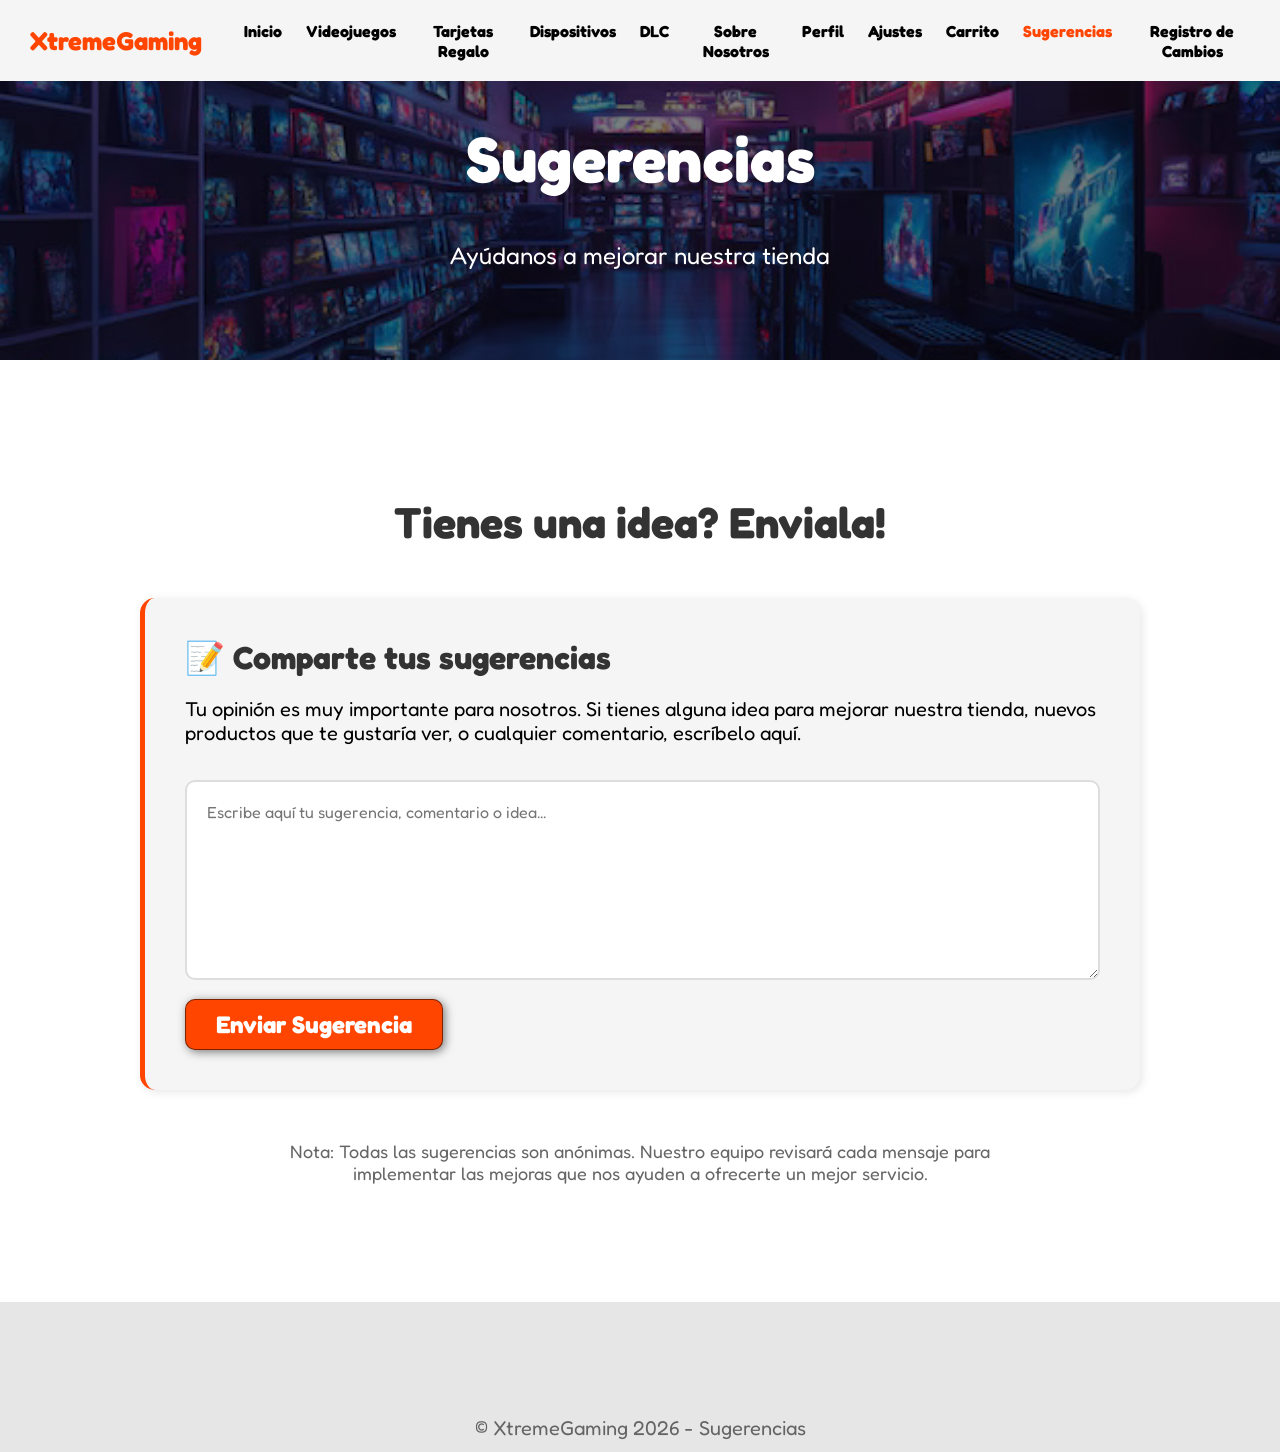
<file: sugerencias.html>
<!DOCTYPE html>
<html lang="en">
<head>
    <meta charset="UTF-8">
    <meta name="viewport" content="width=device-width, initial-scale=1.0">
    <title>Sugerencias - XtremeGaming</title>
    <link rel="icon" href="media/icono.png" type="image/x-icon">
    <link href="https://fonts.googleapis.com/css2?family=Fredoka:wght@300;400;500;600;700&display=swap" rel="stylesheet">
    <style>
        *{
            box-sizing: border-box;
        }

        html{
            scroll-behavior: smooth;
        }

        body{
            font-family: 'Fredoka', sans-serif;
            margin: 0;
        }

        h1{ font-size: 3.5em; font-family: 'Fredoka', sans-serif;}
        h2{ font-size: 2.7em; font-family: 'Fredoka', sans-serif;}
        h3{ font-size: 2em; font-family: 'Fredoka', sans-serif;}
        p{ font-size: 1.25em; font-family: 'Fredoka', sans-serif;}
        ul{ list-style: none;}
        li{ font-size: 1.25em; font-family: 'Fredoka', sans-serif;}

        button{
            font-size: 1.5em;
            font-weight: bold;
            padding: 10px 30px;
            border-radius: 10px;
            border: 1px solid rgba(0,0,0,0.5);
            box-shadow: 2px 2px 10px rgba(0,0,0,0.5);
            color: white;
            background-color: orangered;
            cursor: pointer;
            font-family: 'Fredoka', sans-serif;
        }

        button:hover{
            background-color: rgba(255, 72, 0, 0.8);
        }

        .container{
            max-width: 1400px;
            margin: auto;
        }

        .color-acento{ color:orangered; }

        header{
            background-color: rgb(245,245,245);
        }

        header .logo{
            margin: 0;
            padding: 25px 30px;
            font-weight: bold;
            color: orangered;
            font-size: 1.6em;
            font-family: 'Fredoka', sans-serif;
        }

        header .container{
            display: flex;
            flex-direction: column;
            align-items: center;
        }

        header nav{
            display: flex;
            flex-direction: column;
            text-align: center;
            padding-bottom: 25px;
        }

        header a{
            padding: 5px 12px;
            text-decoration: none;
            font-weight: bold;
            color: black;
            font-family: 'Fredoka', sans-serif;
        }

        header a:hover{
            color: orangered;
        }

        #sugerencias-hero{
            display: flex;
            align-items: center;
            justify-content: center;
            text-align: center;
            flex-direction: column;
            height: 40vh;
            background-image: linear-gradient(
                0deg,
                rgba(0,0,0,0.5),
                rgba(0,0,0,0.5)
            ),
            url(media/room-with-lot-games-video-game-wall_875765-5370.jpg);
            background-repeat: no-repeat;
            background-size: cover;
            background-position: center center;
        }

        #sugerencias-hero h1{
            color: white;
            margin-bottom: 20px;
            font-family: 'Fredoka', sans-serif;
        }

        #sugerencias-hero p{
            font-family: 'Fredoka', sans-serif;
        }

        #sugerencias-contenido{
            padding: 100px 12px;
            background-color: white;
        }

        #sugerencias-contenido h2{
            text-align: center;
            margin-bottom: 50px;
            color: #333;
            font-family: 'Fredoka', sans-serif;
        }

        .sugerencias-box{
            background-color: #f5f5f5;
            padding: 40px;
            border-radius: 15px;
            max-width: 1000px;
            margin: 0 auto 50px;
            border-left: 5px solid orangered;
            box-shadow: 2px 2px 10px rgba(0,0,0,0.1);
        }

        .sugerencias-box h3{
            margin-top: 0;
            color: #333;
            margin-bottom: 20px;
            font-family: 'Fredoka', sans-serif;
        }

        .sugerencias-box p{
            font-family: 'Fredoka', sans-serif;
        }

        textarea{
            width: 100%;
            padding: 20px;
            border: 2px solid #ddd;
            border-radius: 10px;
            font-family: 'Fredoka', sans-serif;
            font-size: 1em;
            margin: 15px 0;
            resize: vertical;
            min-height: 200px;
        }

        textarea:focus{
            outline: none;
            border-color: orangered;
        }

        textarea::placeholder {
            font-family: 'Fredoka', sans-serif;
        }

        #mensaje-exito{
            background-color: #4CAF50;
            color: white;
            padding: 15px;
            border-radius: 10px;
            margin-top: 20px;
            text-align: center;
            font-weight: bold;
            display: none;
            font-family: 'Fredoka', sans-serif;
        }

        footer{
            background-color: rgb(230,230,230);
        }

        footer p{
            margin: 0;
            padding: 12px;
            color: rgb(100,100,100);
            font-family: 'Fredoka', sans-serif;
        }

        footer .container{
            height: 150px;
            justify-content: center;
            display: flex;
            align-items: flex-end;
        }

        @media (min-width: 720px){
            header{
                position: fixed;
                width: 100%;
            }

            header .container{
                flex-direction: row;
                justify-content: space-between;
            }

            header nav{
                flex-direction: row;
                padding-bottom: 0;
                padding-right: 20px;
            }

            #sugerencias-hero h1{
                font-size: 4em;
            }
        }
        
        body, h1, h2, h3, h4, h5, h6, p, span, a, button, input, textarea, select, label, li, ul, ol, div {
            font-family: 'Fredoka', sans-serif !important;
        }
    </style>
</head>
<body>

<header>
    <div class="container">
        <p class="logo">XtremeGaming</p>
        <nav>
            <a href="index.html">Inicio</a>
            <a href="index.html#VideojuegosMas">Videojuegos</a>
            <a href="tarjetas.html">Tarjetas Regalo</a>
            <a href="dispositivos.html">Dispositivos</a>
            <a href="dlc.html">DLC</a>
            <a href="index.html#caracteristicas">Sobre Nosotros</a>
            <a href="perfil.html">Perfil</a>
            <a href="ajustes.html">Ajustes</a>
            <a href="carrito.html">Carrito</a>
            <a href="sugerencias.html" style="color: orangered;">Sugerencias</a>
            <a href="actualizaciones.html">Registro de Cambios</a>
        </nav>
    </div>
</header>

<section id="sugerencias-hero">
    <h1>Sugerencias</h1>
    <p style="color: white; font-size: 1.5em;">Ayúdanos a mejorar nuestra tienda</p>
</section>

<section id="sugerencias-contenido">
    <div class="container">
        <h2>Tienes una idea? Enviala!</h2>
        
        <div class="sugerencias-box">
            <h3>📝 Comparte tus sugerencias</h3>
            <p>Tu opinión es muy importante para nosotros. Si tienes alguna idea para mejorar nuestra tienda, nuevos productos que te gustaría ver, o cualquier comentario, escríbelo aquí.</p>
            
            <textarea id="sugerencia-texto" placeholder="Escribe aquí tu sugerencia, comentario o idea..."></textarea>
            
            <button id="enviar-sugerencia">Enviar Sugerencia</button>
            
            <div id="mensaje-exito">
                ✅ Sugerencia enviada con éxito
            </div>
        </div>
        
        <div style="text-align: center; color: #666; font-size: 0.9em; max-width: 800px; margin: 0 auto;">
            <p>Nota: Todas las sugerencias son anónimas. Nuestro equipo revisará cada mensaje para implementar las mejoras que nos ayuden a ofrecerte un mejor servicio.</p>
        </div>
    </div>
</section>

<footer>
    <div class="container">
        <p>&copy; XtremeGaming 2026 - Sugerencias</p>
    </div>
</footer>

<script>
    document.getElementById('enviar-sugerencia').onclick = function() {
        const textarea = document.getElementById('sugerencia-texto');
        const texto = textarea.value.trim();
        
        if (texto === '') {
            alert('Por favor escribe una sugerencia antes de enviar.');
            return;
        }
        
        textarea.value = '';
        
        const mensaje = document.getElementById('mensaje-exito');
        mensaje.style.display = 'block';
        
        setTimeout(function() {
            mensaje.style.display = 'none';
        }, 3000);
        
        console.log("Sugerencia enviada:", texto);
    };
</script>

</body>
</html>
</file>
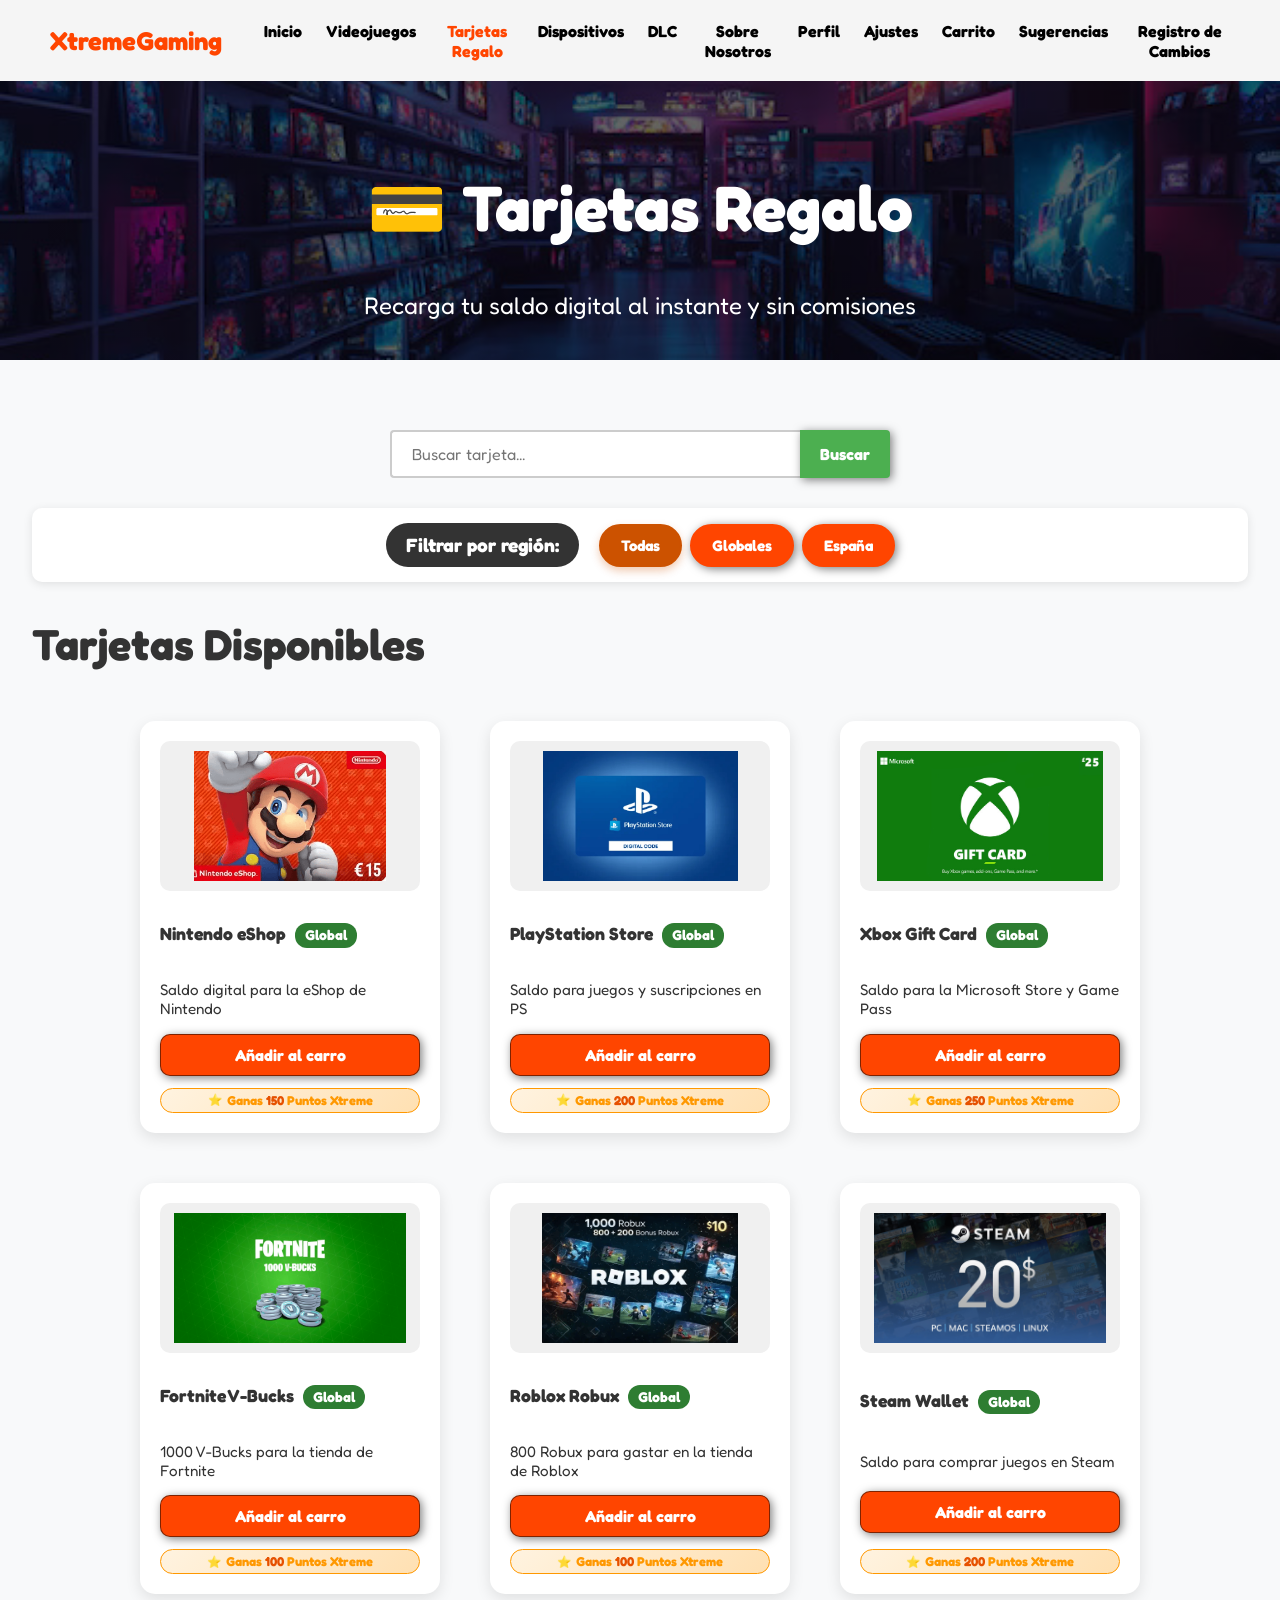
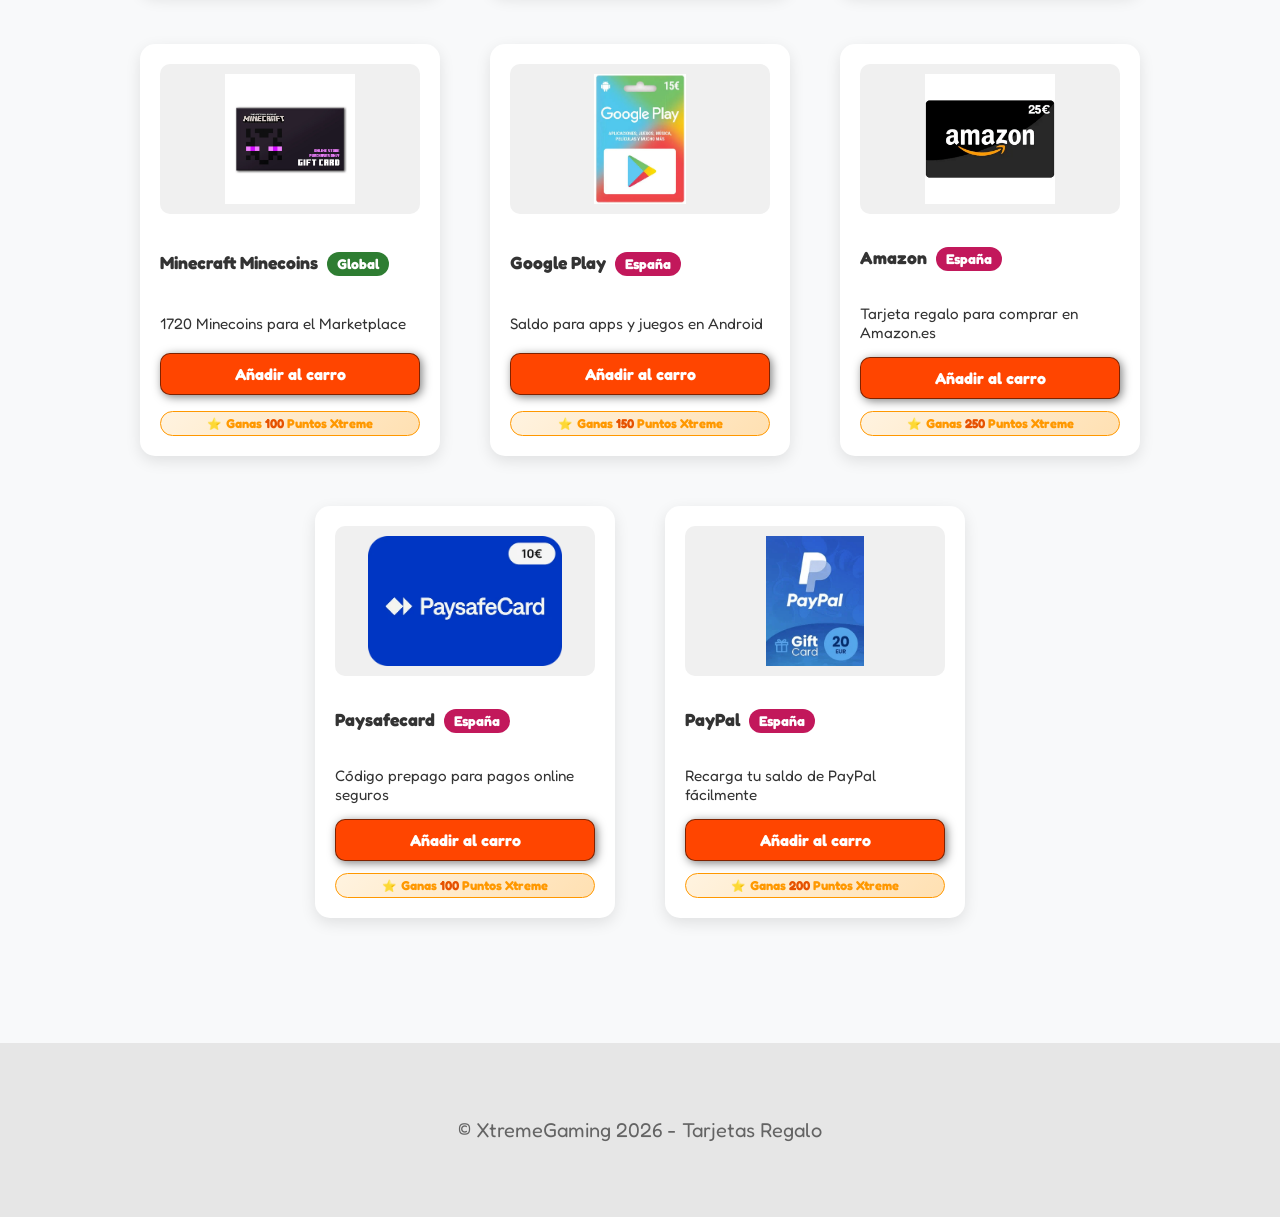
<file: tarjetas.html>
<!DOCTYPE html>
<html lang="es">
<head>
    <meta charset="UTF-8">
    <meta name="viewport" content="width=device-width, initial-scale=1.0">
    <title>Tarjetas Regalo - XtremeGaming</title>
    <link rel="icon" href="media/icono.png" type="image/x-icon">
    <link href="https://fonts.googleapis.com/css2?family=Fredoka:wght@300;400;500;600;700&display=swap" rel="stylesheet">
    <style>
        * {
            box-sizing: border-box;
            font-family: 'Fredoka', sans-serif !important;
        }
        
        html {
            scroll-behavior: smooth;
        }
        
        body {
            margin: 0;
            background-color: #f8f9fa;
            color: #333;
        }
        
        h1 { font-size: 3.5em; }
        h2 { font-size: 2.7em; }
        h3 { font-size: 2em; }
        p { font-size: 1.25em; }
        
        button {
            font-size: 1em;
            font-weight: bold;
            padding: 10px 20px;
            border-radius: 10px;
            border: 1px solid rgba(0,0,0,0.5);
            box-shadow: 2px 2px 10px rgba(0,0,0,0.5);
            color: white;
            background-color: orangered;
            cursor: pointer;
            font-family: 'Fredoka', sans-serif;
        }
        
        button:hover {
            background-color: rgba(255, 72, 0, 0.8);
        }
        
        .container {
            max-width: 1400px;
            margin: auto;
            padding: 0 20px;
        }

        header {
            background-color: rgb(245,245,245);
            width: 100%;
            position: fixed;
            top: 0;
            z-index: 1000;
        }
        
        header .logo {
            margin: 0;
            padding: 25px 30px;
            font-weight: bold;
            color: orangered;
            font-size: 1.6em;
        }
        
        header .container {
            display: flex;
            flex-direction: column;
            align-items: center;
        }
        
        header nav {
            display: flex;
            flex-direction: column;
            text-align: center;
            padding-bottom: 25px;
        }
        
        header a {
            padding: 5px 12px;
            text-decoration: none;
            font-weight: bold;
            color: black;
        }
        
        header a:hover {
            color: orangered;
        }

        #tarjetas-hero {
            display: flex;
            align-items: center;
            justify-content: center;
            text-align: center;
            flex-direction: column;
            height: 40vh;
            background-image: linear-gradient(0deg, rgba(0,0,0,0.6), rgba(0,0,0,0.6)),
            url('media/room-with-lot-games-video-game-wall_875765-5370.jpg');
            background-repeat: no-repeat;
            background-size: cover;
            background-position: center center;
            padding-top: 100px;
            margin-top: 80px;
        }
        
        #tarjetas-hero h1 {
            color: white;
            margin-bottom: 20px;
        }
        
        #tarjetas-hero p {
            color: white;
            font-size: 1.5em;
        }

        .search-container {
            display: flex;
            justify-content: center;
            margin: 20px 0 30px;
            padding: 0 20px;
        }
        
        .search-box {
            display: flex;
            width: 100%;
            max-width: 500px;
        }
        
        .search-box input {
            flex: 1;
            padding: 12px 20px;
            font-size: 16px;
            border: 2px solid #ccc;
            border-right: none;
            border-radius: 4px 0 0 4px;
            font-family: 'Fredoka', sans-serif !important;
        }
        
        .search-box button {
            padding: 12px 20px;
            background-color: #4CAF50;
            color: white;
            border: none;
            border-radius: 0 4px 4px 0;
            cursor: pointer;
            font-family: 'Fredoka', sans-serif !important;
        }
        
        .search-box button:hover {
            background-color: #45a049;
        }

        .filtros-container {
            display: flex;
            justify-content: center;
            align-items: center;
            gap: 20px;
            margin-bottom: 30px;
            flex-wrap: wrap;
            background-color: white;
            padding: 15px;
            border-radius: 10px;
            box-shadow: 0 2px 10px rgba(0,0,0,0.1);
        }
        
        .filtro-titulo {
            font-size: 1.2em;
            font-weight: bold;
            color: white; 
            background-color: #333; 
            padding: 10px 20px; 
            border-radius: 25px; 
            white-space: nowrap;
        }
        
        .filtros-region {
            display: flex;
            gap: 8px;
            flex-wrap: wrap;
        }
        
        .filtro-btn {
            padding: 10px 20px;
            background-color: orangered;
            border: 2px solid orangered;
            border-radius: 25px;
            cursor: pointer;
            font-weight: bold;
            color: white;
            transition: all 0.3s ease;
            font-size: 0.95em;
            font-family: 'Fredoka', sans-serif !important;
            position: relative;
            z-index: 1;
        }
        
        .filtro-btn:hover {
            background-color: #ff6600;
            border-color: #e65c00;
        }
        
        .filtro-btn.active {
            background-color: #cc5200;
            border-color: #cc5200;
            box-shadow: 0 4px 8px rgba(204, 82, 0, 0.3);
        }

        .no-results {
            text-align: center;
            padding: 40px;
            font-style: italic;
            color: #666;
            display: none;
        }
        
        .no-results.show {
            display: block;
        }
        
        .tarjeta-hidden {
            display: none !important;
        }

        .region-badge {
            display: inline-block;
            padding: 3px 10px;
            background-color: #666;
            color: white;
            border-radius: 12px;
            font-size: 0.8em;
            margin-left: 5px;
            font-weight: bold;
            font-family: 'Fredoka', sans-serif !important;
        }
        
        .badge-global { background-color: #2e7d32; }
        .badge-espana { background-color: #c2185b; }

        .tarjetas-grid {
            display: flex;
            flex-wrap: wrap;
            justify-content: center;
            gap: 20px;
        }
        
        .carta {
            background: white;
            border-radius: 15px;
            padding: 20px;
            margin: 15px;
            box-shadow: 0 5px 15px rgba(0,0,0,0.1);
            width: 300px;
            position: relative;
            z-index: 1;
            transition: transform 0.3s;
            display: flex;
            flex-direction: column;
            justify-content: space-between;
        }
        
        .carta:hover {
            transform: translateY(-5px);
        }
        
        .tarjeta-imagen {
            width: 100%;
            height: 150px;
            object-fit: contain;
            border-radius: 10px;
            margin-bottom: 15px;
            background-color: #f0f0f0;
            padding: 10px;
        }

        .puntos-ganados {
            display: flex;
            align-items: center;
            justify-content: center;
            gap: 5px;
            margin-top: 12px;
            padding: 4px 8px;
            background: linear-gradient(135deg, #fff3e0, #ffe0b2);
            border-radius: 20px;
            font-size: 0.8em;
            color: #ff9800;
            font-weight: bold;
            border: 1px solid #ff9800;
        }
        
        .puntos-icono {
            font-size: 0.9em;
        }
        
        .puntos-cantidad {
            color: #e65100;
        }

        footer {
            background-color: rgb(230,230,230);
            padding: 12px 0;
            margin-top: 60px;
        }
        
        footer p {
            margin: 0;
            padding: 12px;
            color: rgb(100,100,100);
            text-align: center;
        }
        
        footer .container {
            display: flex;
            justify-content: center;
            align-items: center;
            height: 150px;
        }

        @media (min-width: 720px) {
            header .container {
                flex-direction: row;
                justify-content: space-between;
            }
            
            header nav {
                flex-direction: row;
                padding-bottom: 0;
                padding-right: 20px;
            }
            
            #tarjetas-hero h1 {
                font-size: 4em;
            }
            
            #tarjetas-hero {
                margin-top: 0;
            }
        }
    </style>
</head>
<body>

<header>
    <div class="container">
        <p class="logo">XtremeGaming</p>
        <nav>
            <a href="index.html">Inicio</a>
            <a href="index.html#VideojuegosMas">Videojuegos</a>
            <a href="tarjetas.html" style="color: orangered;">Tarjetas Regalo</a>
            <a href="dispositivos.html">Dispositivos</a>
            <a href="dlc.html">DLC</a>
            <a href="index.html#caracteristicas">Sobre Nosotros</a>
            <a href="perfil.html">Perfil</a>
            <a href="ajustes.html">Ajustes</a>
            <a href="carrito.html">Carrito</a>
            <a href="sugerencias.html">Sugerencias</a>
            <a href="actualizaciones.html">Registro de Cambios</a>
        </nav>
    </div>
</header>

<section id="tarjetas-hero">
    <h1>💳 Tarjetas Regalo</h1>
    <p>Recarga tu saldo digital al instante y sin comisiones</p>
</section>

<section id="tarjetas-contenido" style="padding: 50px 12px;">
    <div class="container">
        
        <div class="search-container">
            <div class="search-box">
                <input type="text" id="searchInput" placeholder="Buscar tarjeta...">
                <button id="searchButton">Buscar</button>
            </div>
        </div>
        
        <div class="filtros-container">
            <div class="filtro-titulo">
                Filtrar por región:
            </div>
            <div class="filtros-region">
                <button class="filtro-btn active" data-region="todos">Todas</button>
                <button class="filtro-btn" data-region="global">Globales</button>
                <button class="filtro-btn" data-region="espana">España</button>
            </div>
        </div>
        
        <h2>Tarjetas Disponibles</h2>
        
        <div class="no-results" id="noResultsMessage">
            No se encontraron tarjetas que coincidan con tu búsqueda.
        </div>

        <div class="tarjetas-grid" id="tarjetas-grid">
            
            <div class="carta tarjeta-card" data-name="Nintendo eShop" data-region="global" data-precio="15.00">
                <img src="media/nintendo.png" alt="Nintendo eShop" class="tarjeta-imagen" onerror="this.src='https://via.placeholder.com/300x150?text=Nintendo+eShop'">
                <h3 style="font-size: 1.1em; line-height: 1.3;">Nintendo eShop
                    <span class="region-badge badge-global">Global</span>
                </h3>
                <p style="font-size: 0.95em;">Saldo digital para la eShop de Nintendo</p>
                <button onclick="addToCartSimple('Tarjeta Nintendo eShop', 15.00)">Añadir al carro</button>
                <div class="puntos-ganados">
                    <span class="puntos-icono">⭐</span>
                    <span>Ganas <span class="puntos-cantidad">150</span> Puntos Xtreme</span>
                </div>
            </div>

            <div class="carta tarjeta-card" data-name="PlayStation Store" data-region="global" data-precio="20.00">
                <img src="media/playstation.png" alt="PlayStation Store" class="tarjeta-imagen" onerror="this.src='https://via.placeholder.com/300x150?text=PlayStation+Store'">
                <h3 style="font-size: 1.1em; line-height: 1.3;">PlayStation Store
                    <span class="region-badge badge-global">Global</span>
                </h3>
                <p style="font-size: 0.95em;">Saldo para juegos y suscripciones en PS</p>
                <button onclick="addToCartSimple('Tarjeta PlayStation Store', 20.00)">Añadir al carro</button>
                <div class="puntos-ganados">
                    <span class="puntos-icono">⭐</span>
                    <span>Ganas <span class="puntos-cantidad">200</span> Puntos Xtreme</span>
                </div>
            </div>

            <div class="carta tarjeta-card" data-name="Xbox Gift Card" data-region="global" data-precio="25.00">
                <img src="media/xbox.png" alt="Xbox Gift Card" class="tarjeta-imagen" onerror="this.src='https://via.placeholder.com/300x150?text=Xbox+Gift+Card'">
                <h3 style="font-size: 1.1em; line-height: 1.3;">Xbox Gift Card
                    <span class="region-badge badge-global">Global</span>
                </h3>
                <p style="font-size: 0.95em;">Saldo para la Microsoft Store y Game Pass</p>
                <button onclick="addToCartSimple('Tarjeta Xbox', 25.00)">Añadir al carro</button>
                <div class="puntos-ganados">
                    <span class="puntos-icono">⭐</span>
                    <span>Ganas <span class="puntos-cantidad">250</span> Puntos Xtreme</span>
                </div>
            </div>

            <div class="carta tarjeta-card" data-name="Fortnite V-Bucks" data-region="global" data-precio="10.00">
                <img src="media/fortnite.png" alt="Fortnite V-Bucks" class="tarjeta-imagen" onerror="this.src='https://via.placeholder.com/300x150?text=Fortnite+V-Bucks'">
                <h3 style="font-size: 1.1em; line-height: 1.3;">Fortnite V-Bucks
                    <span class="region-badge badge-global">Global</span>
                </h3>
                <p style="font-size: 0.95em;">1000 V-Bucks para la tienda de Fortnite</p>
                <button onclick="addToCartSimple('Tarjeta Fortnite 1000 V-Bucks', 10.00)">Añadir al carro</button>
                <div class="puntos-ganados">
                    <span class="puntos-icono">⭐</span>
                    <span>Ganas <span class="puntos-cantidad">100</span> Puntos Xtreme</span>
                </div>
            </div>

            <div class="carta tarjeta-card" data-name="Roblox Robux" data-region="global" data-precio="10.00">
                <img src="media/roblox.png" alt="Roblox Robux" class="tarjeta-imagen" onerror="this.src='https://via.placeholder.com/300x150?text=Roblox+Robux'">
                <h3 style="font-size: 1.1em; line-height: 1.3;">Roblox Robux
                    <span class="region-badge badge-global">Global</span>
                </h3>
                <p style="font-size: 0.95em;">800 Robux para gastar en la tienda de Roblox</p>
                <button onclick="addToCartSimple('Tarjeta Roblox 800 Robux', 10.00)">Añadir al carro</button>
                <div class="puntos-ganados">
                    <span class="puntos-icono">⭐</span>
                    <span>Ganas <span class="puntos-cantidad">100</span> Puntos Xtreme</span>
                </div>
            </div>

            <div class="carta tarjeta-card" data-name="Steam Wallet" data-region="global" data-precio="20.00">
                <img src="media/steam.png" alt="Steam Wallet" class="tarjeta-imagen" onerror="this.src='https://via.placeholder.com/300x150?text=Steam+Wallet'">
                <h3 style="font-size: 1.1em; line-height: 1.3;">Steam Wallet
                    <span class="region-badge badge-global">Global</span>
                </h3>
                <p style="font-size: 0.95em;">Saldo para comprar juegos en Steam</p>
                <button onclick="addToCartSimple('Tarjeta Steam Wallet', 20.00)">Añadir al carro</button>
                <div class="puntos-ganados">
                    <span class="puntos-icono">⭐</span>
                    <span>Ganas <span class="puntos-cantidad">200</span> Puntos Xtreme</span>
                </div>
            </div>

            <div class="carta tarjeta-card" data-name="Minecraft Minecoins" data-region="global" data-precio="10.00">
                <img src="media/minecraft.png" alt="Minecraft Minecoins" class="tarjeta-imagen" onerror="this.src='https://via.placeholder.com/300x150?text=Minecraft+Minecoins'">
                <h3 style="font-size: 1.1em; line-height: 1.3;">Minecraft Minecoins
                    <span class="region-badge badge-global">Global</span>
                </h3>
                <p style="font-size: 0.95em;">1720 Minecoins para el Marketplace</p>
                <button onclick="addToCartSimple('Tarjeta Minecraft Minecoins', 10.00)">Añadir al carro</button>
                <div class="puntos-ganados">
                    <span class="puntos-icono">⭐</span>
                    <span>Ganas <span class="puntos-cantidad">100</span> Puntos Xtreme</span>
                </div>
            </div>

            <div class="carta tarjeta-card" data-name="Google Play" data-region="espana" data-precio="15.00">
                <img src="media/googleplay.png" alt="Google Play" class="tarjeta-imagen" onerror="this.src='https://via.placeholder.com/300x150?text=Google+Play'">
                <h3 style="font-size: 1.1em; line-height: 1.3;">Google Play
                    <span class="region-badge badge-espana">España</span>
                </h3>
                <p style="font-size: 0.95em;">Saldo para apps y juegos en Android</p>
                <button onclick="addToCartSimple('Tarjeta Google Play', 15.00)">Añadir al carro</button>
                <div class="puntos-ganados">
                    <span class="puntos-icono">⭐</span>
                    <span>Ganas <span class="puntos-cantidad">150</span> Puntos Xtreme</span>
                </div>
            </div>

            <div class="carta tarjeta-card" data-name="Amazon" data-region="espana" data-precio="25.00">
                <img src="media/amazon.png" alt="Amazon" class="tarjeta-imagen" onerror="this.src='https://via.placeholder.com/300x150?text=Amazon'">
                <h3 style="font-size: 1.1em; line-height: 1.3;">Amazon
                    <span class="region-badge badge-espana">España</span>
                </h3>
                <p style="font-size: 0.95em;">Tarjeta regalo para comprar en Amazon.es</p>
                <button onclick="addToCartSimple('Tarjeta Amazon', 25.00)">Añadir al carro</button>
                <div class="puntos-ganados">
                    <span class="puntos-icono">⭐</span>
                    <span>Ganas <span class="puntos-cantidad">250</span> Puntos Xtreme</span>
                </div>
            </div>

            <div class="carta tarjeta-card" data-name="Paysafecard" data-region="espana" data-precio="10.00">
                <img src="media/paysafecard.png" alt="Paysafecard" class="tarjeta-imagen" onerror="this.src='https://via.placeholder.com/300x150?text=Paysafecard'">
                <h3 style="font-size: 1.1em; line-height: 1.3;">Paysafecard
                    <span class="region-badge badge-espana">España</span>
                </h3>
                <p style="font-size: 0.95em;">Código prepago para pagos online seguros</p>
                <button onclick="addToCartSimple('Tarjeta Paysafecard', 10.00)">Añadir al carro</button>
                <div class="puntos-ganados">
                    <span class="puntos-icono">⭐</span>
                    <span>Ganas <span class="puntos-cantidad">100</span> Puntos Xtreme</span>
                </div>
            </div>

            <div class="carta tarjeta-card" data-name="PayPal" data-region="espana" data-precio="20.00">
                <img src="media/paypal.png" alt="PayPal" class="tarjeta-imagen" onerror="this.src='https://via.placeholder.com/300x150?text=PayPal'">
                <h3 style="font-size: 1.1em; line-height: 1.3;">PayPal
                    <span class="region-badge badge-espana">España</span>
                </h3>
                <p style="font-size: 0.95em;">Recarga tu saldo de PayPal fácilmente</p>
                <button onclick="addToCartSimple('Tarjeta PayPal', 20.00)">Añadir al carro</button>
                <div class="puntos-ganados">
                    <span class="puntos-icono">⭐</span>
                    <span>Ganas <span class="puntos-cantidad">200</span> Puntos Xtreme</span>
                </div>
            </div>

        </div>
        
    </div>
</section>

<footer>
    <div class="container">
        <p>&copy; XtremeGaming 2026 - Tarjetas Regalo</p>
    </div>
</footer>

<script>
    let regionesSeleccionadas = ['todos'];
    
    function addToCartSimple(nombre, precio) {
        const producto = {
            nombre: nombre,
            precio: precio,
            cantidad: 1
        };
        
        let carrito = JSON.parse(localStorage.getItem('carrito')) || [];
        carrito.push(producto);
        localStorage.setItem('carrito', JSON.stringify(carrito));
        
        alert(`✓ Añadido: ${nombre} ($${precio})`);
        
        if (confirm('¿Ir al carrito?')) {
            window.location.href = 'carrito.html';
        }
    }
    
    function toggleRegion(region, btnElement) {
        const btnTodos = document.querySelector('[data-region="todos"]');
        
        if (region === 'todos') {
            document.querySelectorAll('.filtro-btn').forEach(btn => {
                if (btn.getAttribute('data-region') !== 'todos') {
                    btn.classList.remove('active');
                }
            });
            btnTodos.classList.add('active');
            regionesSeleccionadas = ['todos'];
        } 
        else {
            if (regionesSeleccionadas.includes('todos')) {
                btnTodos.classList.remove('active');
                regionesSeleccionadas = regionesSeleccionadas.filter(r => r !== 'todos');
            }
            
            const index = regionesSeleccionadas.indexOf(region);
            if (index === -1) {
                regionesSeleccionadas.push(region);
                btnElement.classList.add('active');
            } else {
                regionesSeleccionadas.splice(index, 1);
                btnElement.classList.remove('active');
            }
            
            if (regionesSeleccionadas.length === 0) {
                btnTodos.classList.add('active');
                regionesSeleccionadas = ['todos'];
            }
        }
        
        aplicarFiltros();
    }
    
    function aplicarFiltros() {
        const tarjetas = document.querySelectorAll('.tarjeta-card');
        const noResultsMessage = document.getElementById('noResultsMessage');
        const searchTerm = document.getElementById('searchInput').value.toLowerCase().trim();
        let visibleCount = 0;
        
        if (regionesSeleccionadas.includes('todos')) {
            tarjetas.forEach(tarjeta => {
                const tarjetaName = tarjeta.getAttribute('data-name').toLowerCase();
                const matchesSearch = searchTerm === '' || tarjetaName.includes(searchTerm);
                
                if (matchesSearch) {
                    tarjeta.classList.remove('tarjeta-hidden');
                    visibleCount++;
                } else {
                    tarjeta.classList.add('tarjeta-hidden');
                }
            });
        } 
        else {
            tarjetas.forEach(tarjeta => {
                const tarjetaName = tarjeta.getAttribute('data-name').toLowerCase();
                const tarjetaRegiones = tarjeta.getAttribute('data-region').split(',');
                
                const matchesRegion = regionesSeleccionadas.some(region => 
                    tarjetaRegiones.includes(region)
                );
                
                const matchesSearch = searchTerm === '' || tarjetaName.includes(searchTerm);
                
                if (matchesRegion && matchesSearch) {
                    tarjeta.classList.remove('tarjeta-hidden');
                    visibleCount++;
                } else {
                    tarjeta.classList.add('tarjeta-hidden');
                }
            });
        }
        
        if (visibleCount === 0) {
            noResultsMessage.classList.add('show');
        } else {
            noResultsMessage.classList.remove('show');
        }
        
        if (searchTerm !== '') {
            setTimeout(() => {
                document.getElementById('tarjetas-contenido').scrollIntoView({
                    behavior: 'smooth',
                    block: 'start'
                });
            }, 100);
        }
    }
    
    document.getElementById('searchButton').addEventListener('click', function() {
        aplicarFiltros();
    });
    
    document.getElementById('searchInput').addEventListener('keyup', function(event) {
        if (event.key === 'Enter') {
            aplicarFiltros();
        }
    });
    
    document.getElementById('searchInput').addEventListener('input', function() {
        if (this.value === '') {
            aplicarFiltros();
        }
    });
    
    document.querySelectorAll('.filtro-btn').forEach(btn => {
        btn.addEventListener('click', function() {
            const region = this.getAttribute('data-region');
            toggleRegion(region, this);
        });
    });
    
    window.addEventListener('load', function() {
        aplicarFiltros();
    });
</script>

</body>
</html>
</file>
